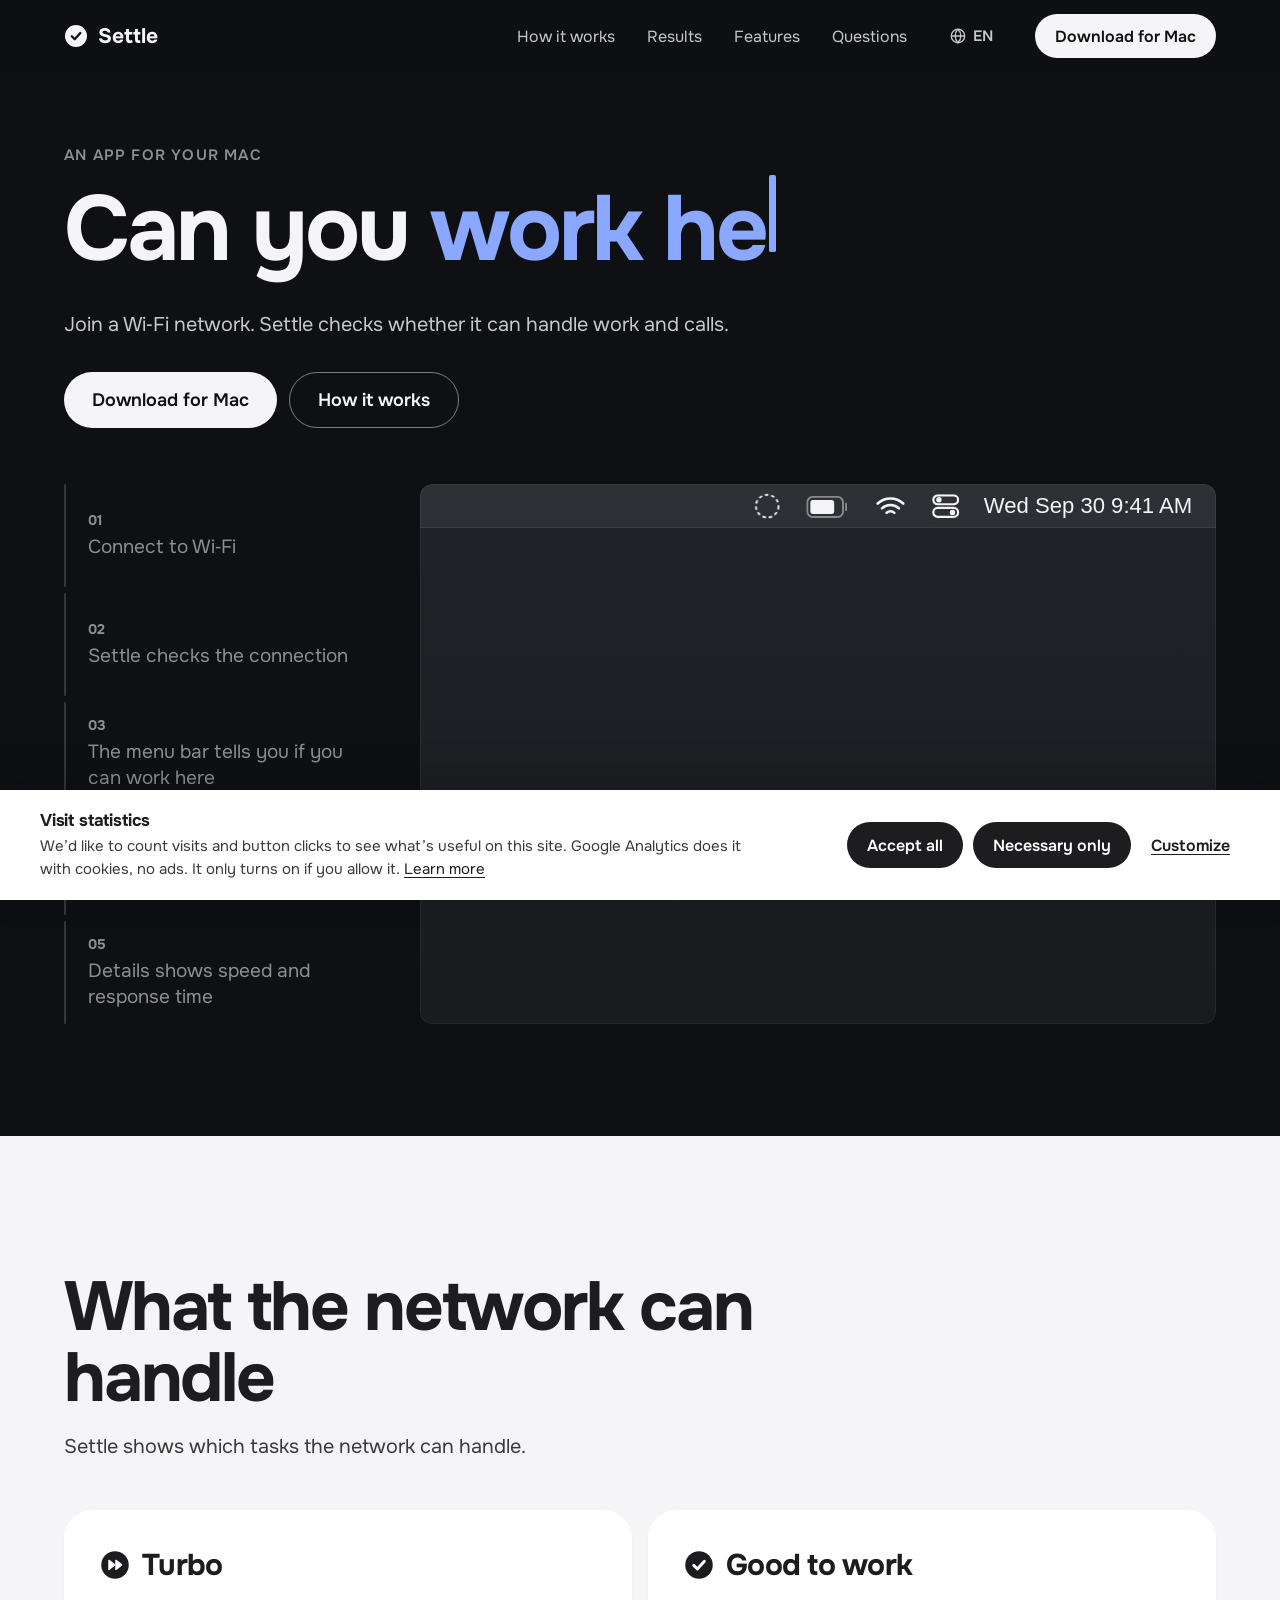
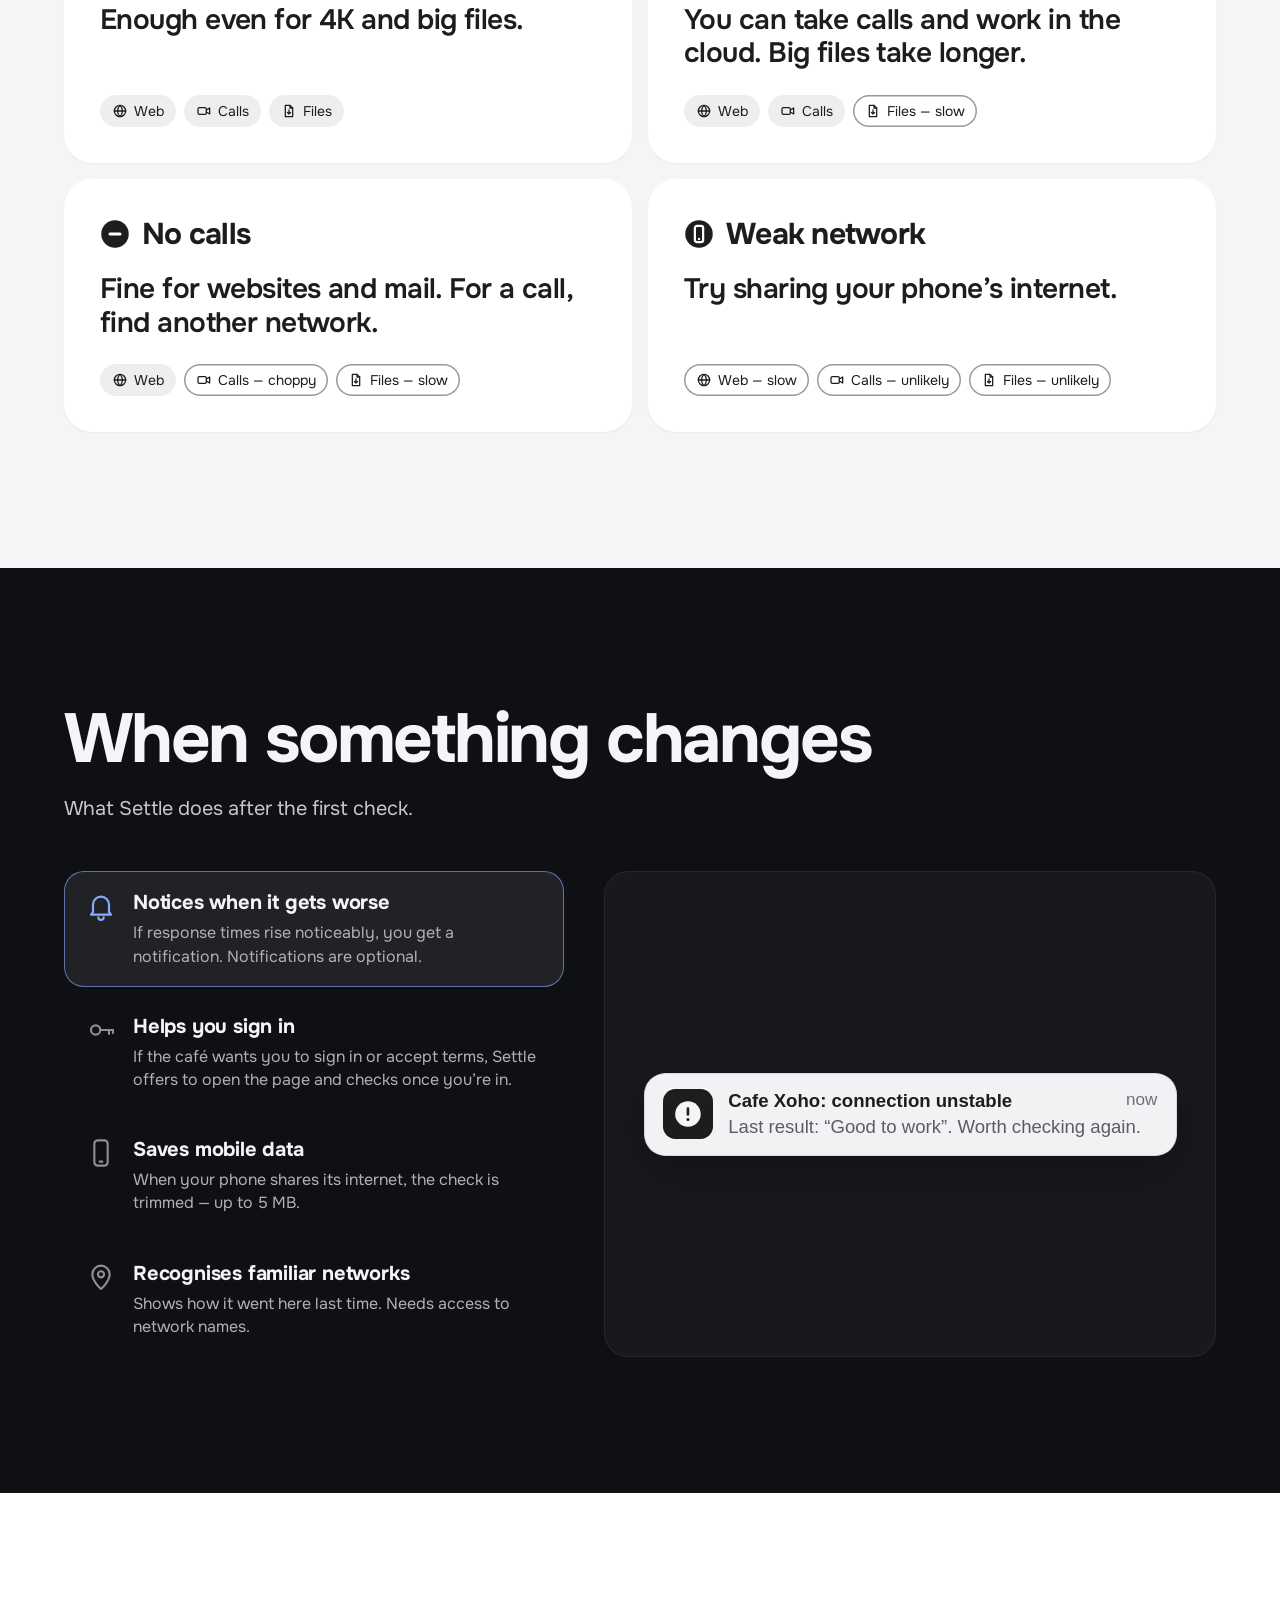
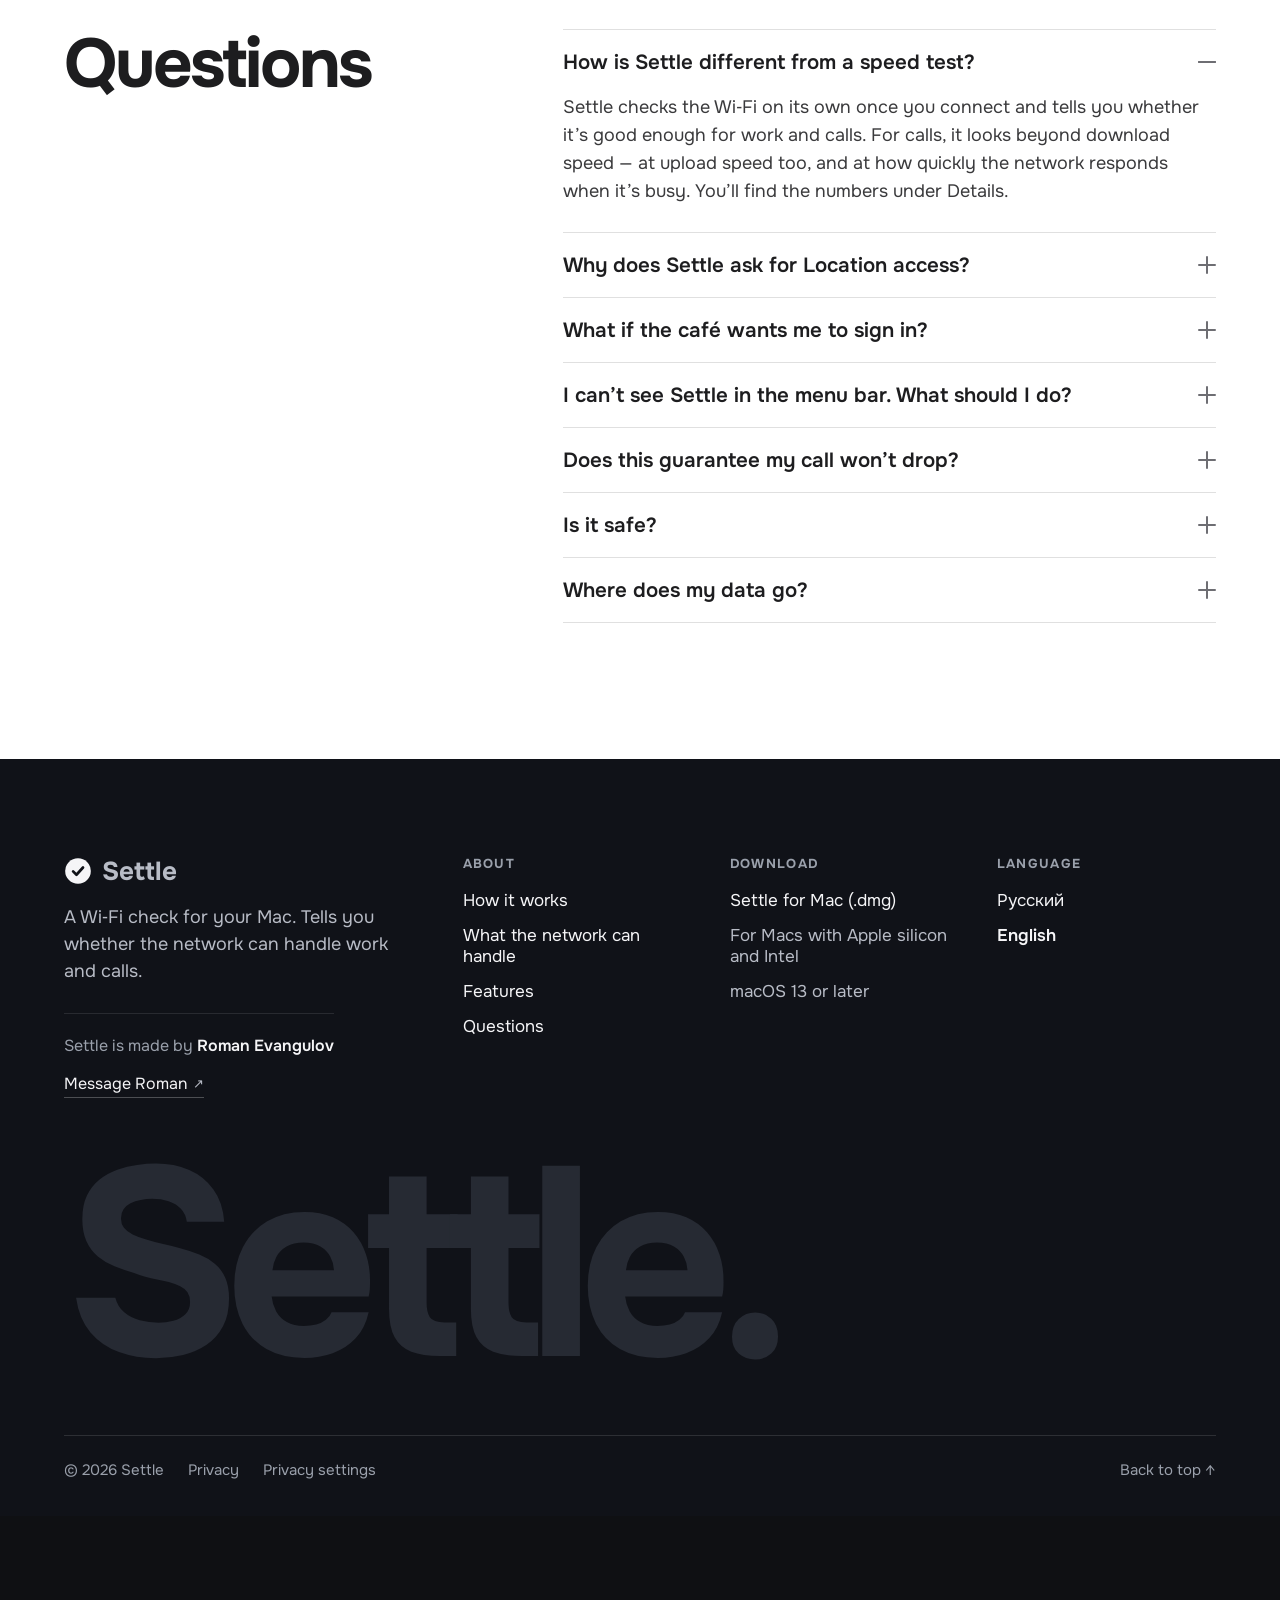
<file: index.html>
<!doctype html>
<html lang="en">
<head>
<meta charset="utf-8">
<meta name="viewport" content="width=device-width, initial-scale=1">
<title>Settle — can you work here?</title>
<meta name="description" content="Settle is a menu bar app for Mac. Join the Wi‑Fi at a café or coworking space and see right away whether it can handle work and video calls.">
<meta name="theme-color" content="#0f1013">
<link rel="alternate" hreflang="en" href="https://settlewifi.com/">
<link rel="alternate" hreflang="ru" href="https://settlewifi.com/ru/">
<link rel="alternate" hreflang="x-default" href="https://settlewifi.com/">
<link rel="icon" href="/favicon.png">
<link rel="apple-touch-icon" href="/icon.png">
<link rel="canonical" href="https://settlewifi.com/">
<meta property="og:type" content="website">
<meta property="og:site_name" content="Settle">
<meta property="og:title" content="Settle — can you work here?">
<meta property="og:description" content="Settle is a menu bar app for Mac. Join the Wi‑Fi at a café or coworking space and see right away whether it can handle work and video calls.">
<meta property="og:url" content="https://settlewifi.com/">
<meta property="og:locale" content="en_US">
<meta property="og:image" content="https://settlewifi.com/assets/og-en.png">
<meta property="og:image:width" content="1200">
<meta property="og:image:height" content="630">
<meta property="og:image:alt" content="Settle — can you work here?">
<meta name="twitter:card" content="summary_large_image">
<meta name="twitter:title" content="Settle — can you work here?">
<meta name="twitter:description" content="Settle is a menu bar app for Mac. Join the Wi‑Fi at a café or coworking space and see right away whether it can handle work and video calls.">
<meta name="twitter:image" content="https://settlewifi.com/assets/og-en.png">
<script>
try {
  var pick = localStorage.getItem('settle.lang');
  var first = (navigator.languages && navigator.languages[0]) || navigator.language || '';
  var ru = /^ru\b/i.test(first);   // only the browser's main language, not any language in the list
  if ((pick === 'ru') || (!pick && ru)) location.replace('/ru/');
} catch (e) {}
</script>
<script>document.documentElement.classList.add('js')</script>
<link rel="stylesheet" href="/assets/settle.css?v=bcdb3af1">
</head>
<body id="top">

<script type="application/json" id="settle-analytics">{"provider": "ga4", "id": "G-L03GHL6DVM", "src": "https://www.googletagmanager.com/gtag/js?id=G-L03GHL6DVM", "attrs": {}, "storage": ["ga"], "consent": true, "paypal": ""}</script>
<div class="consent" id="cc" role="region" aria-labelledby="cc-t" hidden>
  <p class="cc-t" id="cc-t">Visit statistics</p>
  <p class="cc-p">We’d like to count visits and button clicks to see what’s useful on this site. Google Analytics does it with cookies, no ads. It only turns on if you allow it. <a href="/privacy/#analytics">Learn more</a></p>
  <div class="cc-acts"><button type="button" class="cb eq" data-cc="all">Accept all</button><button type="button" class="cb eq" data-cc="necessary">Necessary only</button><button type="button" class="cb tx" data-cc-open>Customize</button></div>
</div>
<dialog class="ccd" id="ccd" aria-labelledby="ccd-t">
  <form method="dialog" class="ccd-in">
    <div class="ccd-head"><h2 id="ccd-t">Privacy settings</h2><button type="submit" value="close" class="ccd-x" aria-label="Close">×</button></div>
    <p class="ccd-p">Choose what this site may use. You can change it any time — “Privacy settings” at the bottom of the page.</p>
    <div class="cat"><h3 id="cat-n">Necessary</h3><span class="always">Always on</span><p>Remember your language and this statistics choice. Stored only in your browser and never sent anywhere.</p></div>
    <div class="cat"><h3><label for="cc-an">Analytics</label></h3>
      <span class="sw"><input type="checkbox" id="cc-an" role="switch" aria-describedby="cc-an-d"><i aria-hidden="true"></i></span>
      <p id="cc-an-d">Counts page visits and clicks on “Download for Mac”, “Support the project” and the LinkedIn link. Handled by Google Analytics. Stays off until you allow it.</p></div>
    <div class="ccd-acts"><button type="button" class="cb eq" data-cc="save">Save choice</button><button type="button" class="cb ln" data-cc="necessary">Necessary only</button><button type="button" class="cb ln" data-cc="all">Accept all</button></div>
  </form>
</dialog>
<p class="cc-toast" id="cc-toast" role="status" aria-live="polite" hidden>Choice saved</p>
<header class="top dark">
  <div class="wrap top-in">
    <a class="brand" href="#top"><svg class="logo" viewBox="0 0 24 24" aria-hidden="true"><mask id="m2" maskUnits="userSpaceOnUse" x="0" y="0" width="24" height="24"><rect width="24" height="24" fill="#fff"/><path d="M7.8 12.3l2.9 2.9 5.6-6.2" fill="none" stroke="#000" stroke-width="2.3" stroke-linecap="round" stroke-linejoin="round"/></mask><circle cx="12" cy="12" r="11" fill="currentColor" mask="url(#m2)"/></svg><span>Settle</span></a>
    <nav aria-label="Sections" class="nav"><a class="navl" href="#how">How it works</a><a class="navl" href="#results">Results</a><a class="navl" href="#features">Features</a><a class="navl" href="#faq">Questions</a><div class="lang"><button type="button" class="lang-b" aria-haspopup="true" aria-expanded="false" aria-controls="langm" aria-label="Language: English"><svg viewBox="0 0 24 24" fill="none" stroke="currentColor" stroke-width="1.7" aria-hidden="true"><circle cx="12" cy="12" r="9"/><path d="M3 12h18M12 3c2.6 2.6 3.8 5.6 3.8 9s-1.2 6.4-3.8 9c-2.6-2.6-3.8-5.6-3.8-9S9.4 5.6 12 3"/></svg><span>EN</span></button><div id="langm" class="lang-m" hidden><a href="/" lang="en" data-lang="en" aria-current="true">English<span aria-hidden="true">✓</span></a><a href="/ru/" lang="ru" data-lang="ru">Русский<span aria-hidden="true"></span></a></div></div><a class="btn btn-light btn-s" href="/download/Settle.dmg">Download for Mac</a></nav><button type="button" class="burger" aria-expanded="false" aria-controls="mnav" aria-label="Open menu" data-open="Open menu" data-close="Close menu"><i></i><i></i><i></i></button>
  </div>
  <nav id="mnav" class="mnav" aria-label="Menu" hidden><div class="wrap"><a href="#how">How it works<span>›</span></a><a href="#results">What the network can handle<span>›</span></a><a href="#features">Features<span>›</span></a><a href="#faq">Questions<span>›</span></a><div class="mlang"><span>Language</span><div class="seg"><a href="/" lang="en" data-lang="en" aria-current="true">English</a><a href="/ru/" lang="ru" data-lang="ru">Русский</a></div></div><a class="btn btn-light" href="/download/Settle.dmg">Download for Mac</a></div></nav>
</header>
<main>
<section class="hero dark">
  <div class="wrap">
    <div class="hero-grid">
      <div class="hero-title reveal">
        <p class="eyebrow">An app for your Mac</p>
        <h1 class="h1">Can you <span class="accent">work here?</span></h1>
      </div>
      <div class="hero-side reveal">
        <p class="lead">Join a Wi‑Fi network. Settle checks whether it can handle work and calls.</p>
        <div class="btns">
          <a class="btn btn-light" href="/download/Settle.dmg">Download for Mac</a>
          <a class="btn btn-ghost" href="#how">How it works</a>
        </div>
      </div>
    </div>
    <div class="howrow">
    <ol class="steps reveal"><li><button type="button" class="step" data-step="0"><span class="step-bar"><i></i></span><span class="step-n">01</span><span class="step-t">Connect to Wi‑Fi</span></button></li><li><button type="button" class="step" data-step="1"><span class="step-bar"><i></i></span><span class="step-n">02</span><span class="step-t">Settle checks the connection</span></button></li><li><button type="button" class="step" data-step="2"><span class="step-bar"><i></i></span><span class="step-n">03</span><span class="step-t">The menu bar tells you if you can work here</span></button></li><li><button type="button" class="step" data-step="3"><span class="step-bar"><i></i></span><span class="step-n">04</span><span class="step-t">Click the icon for an explanation</span></button></li><li><button type="button" class="step" data-step="4"><span class="step-bar"><i></i></span><span class="step-n">05</span><span class="step-t">Details shows speed and response time</span></button></li></ol><p class="stepcap" aria-hidden="true"><b></b> <span></span></p>
    <div class="stagecol">
    <div id="how" class="stage reveal" data-hero>
      <div class="sbar" aria-hidden="true"></div>
      <div class="demo" role="img" aria-label="Mac menu bar: Settle checks a new network, shows advice and opens the details">
        <div class="demo-in" data-phase="4">
          <button type="button" class="mb-settle" data-icon aria-label="Settle icon in the menu bar" aria-expanded="true">
            <span class="ic ic-dash"><svg viewBox="0 0 24 24" fill="none" aria-hidden="true"><circle cx="12" cy="12" r="10" stroke="currentColor" stroke-width="1.6" stroke-dasharray="3 2.6"/></svg></span><span class="ic ic-spin"><svg class="spin" viewBox="0 0 24 24" fill="none" aria-hidden="true"><circle cx="12" cy="12" r="9" stroke="currentColor" stroke-opacity="0.25" stroke-width="2.6"/><path d="M12 3a9 9 0 0 1 8.86 10.56" stroke="currentColor" stroke-width="2.6" stroke-linecap="round"/></svg></span><span class="ic ic-ok"><svg class="g" viewBox="0 0 24 24" aria-hidden="true"><mask id="m3" maskUnits="userSpaceOnUse" x="0" y="0" width="24" height="24"><rect width="24" height="24" fill="#fff"/><path d="M7.8 12.3l2.9 2.9 5.6-6.2" fill="none" stroke="#000" stroke-width="2.3" stroke-linecap="round" stroke-linejoin="round"/></mask><circle cx="12" cy="12" r="11" fill="currentColor" mask="url(#m3)"/></svg></span>
          </button>
          <span class="mb-bat"><svg class="bat" viewBox="0 0 25 13" fill="none" stroke="currentColor" stroke-width="1.1" aria-hidden="true"><rect x="0.6" y="0.6" width="21" height="11.8" rx="3.2" stroke-opacity="0.45"/><rect x="2.4" y="2.4" width="14" height="8.2" rx="1.6" fill="currentColor" stroke="none"/><path d="M23.4 4.6v3.8" stroke-linecap="round" stroke-opacity="0.45"/></svg></span><span class="mb-wifi"><svg class="wifi" viewBox="0 0 17 13" fill="none" stroke="currentColor" stroke-width="1.5" stroke-linecap="round" aria-hidden="true"><path d="M1 4.5a11 11 0 0 1 15 0"/><path d="M3.5 7.3a7.3 7.3 0 0 1 10 0"/><path d="M6.2 10a3.4 3.4 0 0 1 4.6 0"/></svg></span><span class="mb-cc"><svg class="cc" viewBox="0 0 16 14" fill="none" stroke="currentColor" stroke-width="1.3" aria-hidden="true"><rect x="0.7" y="0.7" width="14.6" height="5.2" rx="2.6"/><rect x="0.7" y="8.1" width="14.6" height="5.2" rx="2.6"/><circle cx="4" cy="3.3" r="1.6" fill="currentColor" stroke="none"/><circle cx="12" cy="10.7" r="1.6" fill="currentColor" stroke="none"/></svg></span>
          <span class="mb-clock">Wed Sep 30 9:41 AM</span>
          <div class="notif" aria-hidden="true">
            <span class="notif-app"><svg class="g" viewBox="0 0 24 24" aria-hidden="true"><mask id="m4" maskUnits="userSpaceOnUse" x="0" y="0" width="24" height="24"><rect width="24" height="24" fill="#fff"/><path d="M7.8 12.3l2.9 2.9 5.6-6.2" fill="none" stroke="#000" stroke-width="2.3" stroke-linecap="round" stroke-linejoin="round"/></mask><circle cx="12" cy="12" r="11" fill="currentColor" mask="url(#m4)"/></svg></span>
            <span class="notif-body"><span class="notif-top"><b>Cafe Xoho: good to work</b><span>now</span></span><span>Enough for everyday work. Big files will take a while.</span></span>
          </div>
          <div class="pop hero-pop">
            <div class="pop-head"><div class="pop-id"><div class="pop-net"><svg class="wifi" viewBox="0 0 17 13" fill="none" stroke="currentColor" stroke-width="1.5" stroke-linecap="round" aria-hidden="true"><path d="M1 4.5a11 11 0 0 1 15 0"/><path d="M3.5 7.3a7.3 7.3 0 0 1 10 0"/><path d="M6.2 10a3.4 3.4 0 0 1 4.6 0"/></svg><span>Cafe Xoho</span></div>
            <div class="pop-meta"><span title="Checked today at 9:41 AM">Checked just now</span></div></div></div>
            <div class="pop-title"><svg class="g" viewBox="0 0 24 24" aria-hidden="true"><mask id="m5" maskUnits="userSpaceOnUse" x="0" y="0" width="24" height="24"><rect width="24" height="24" fill="#fff"/><path d="M7.8 12.3l2.9 2.9 5.6-6.2" fill="none" stroke="#000" stroke-width="2.3" stroke-linecap="round" stroke-linejoin="round"/></mask><circle cx="12" cy="12" r="11" fill="currentColor" mask="url(#m5)"/></svg><span>Good to work</span></div>
            <p class="pop-desc">Enough for everyday work. Big files will take a while.</p>
            <div class="chips"><span class="chip "><svg class="ci" viewBox="0 0 24 24" fill="none" stroke="currentColor" stroke-width="1.9" stroke-linecap="round" stroke-linejoin="round" aria-hidden="true"><circle cx="12" cy="12" r="8.5"/><path d="M3.5 12h17"/><path d="M12 3.5c2.5 2.4 3.7 5.3 3.7 8.5s-1.2 6.1-3.7 8.5c-2.5-2.4-3.7-5.3-3.7-8.5s1.2-6.1 3.7-8.5z"/></svg><span>Web</span></span><span class="chip "><svg class="ci" viewBox="0 0 24 24" fill="none" stroke="currentColor" stroke-width="1.9" stroke-linecap="round" stroke-linejoin="round" aria-hidden="true"><rect x="3" y="7" width="12.5" height="10" rx="2"/><path d="M15.5 10.5l5-3v9l-5-3"/></svg><span>Calls</span></span><span class="chip lim"><svg class="ci" viewBox="0 0 24 24" fill="none" stroke="currentColor" stroke-width="1.9" stroke-linecap="round" stroke-linejoin="round" aria-hidden="true"><path d="M6.5 3.5h7l4 4v13h-11z"/><path d="M13.5 3.5v4h4"/><path d="M12 10.5v6M9.5 14l2.5 2.5 2.5-2.5"/></svg><span>Big files load slowly</span></span></div>
            <div class="collapse hero-det"><div><dl class="metrics"><div><dt>Download</dt><dd><b>48</b> Mbps</dd></div><div><dt>Upload</dt><dd><b>12</b> Mbps</dd></div><div><dt>Response, idle</dt><dd><b>22</b> ms</dd></div><div><dt>Response, network busy<small>Matters for calls</small></dt><dd><b>85</b> ms</dd></div></dl></div></div>
            <div class="pop-foot"><button type="button" class="linkbtn" data-hero-det aria-expanded="false" data-more="Details ›" data-less="Hide">Details ›</button><span class="pf-r"><button type="button" class="mbtn" data-recheck>Check again</button><svg class="gear" viewBox="0 0 24 24" fill="none" stroke="currentColor" stroke-width="1.7" stroke-linecap="round" stroke-linejoin="round" aria-hidden="true"><circle cx="12" cy="12" r="3"/><path d="M19.4 15a1.65 1.65 0 0 0 .33 1.82l.06.06a2 2 0 1 1-2.83 2.83l-.06-.06a1.65 1.65 0 0 0-1.82-.33 1.65 1.65 0 0 0-1 1.51V21a2 2 0 1 1-4 0v-.09A1.65 1.65 0 0 0 9 19.4a1.65 1.65 0 0 0-1.82.33l-.06.06a2 2 0 1 1-2.83-2.83l.06-.06A1.65 1.65 0 0 0 4.68 15a1.65 1.65 0 0 0-1.51-1H3a2 2 0 1 1 0-4h.09A1.65 1.65 0 0 0 4.6 9a1.65 1.65 0 0 0-.33-1.82l-.06-.06a2 2 0 1 1 2.83-2.83l.06.06A1.65 1.65 0 0 0 9 4.68a1.65 1.65 0 0 0 1-1.51V3a2 2 0 1 1 4 0v.09a1.65 1.65 0 0 0 1 1.51 1.65 1.65 0 0 0 1.82-.33l.06-.06a2 2 0 1 1 2.83 2.83l-.06.06A1.65 1.65 0 0 0 19.4 9a1.65 1.65 0 0 0 1.51 1H21a2 2 0 1 1 0 4h-.09a1.65 1.65 0 0 0-1.51 1z"/></svg></span></div>
          </div>
          <svg class="cursor" viewBox="0 0 22 26" aria-hidden="true"><path d="M2 2L2 20L6.6 15.8L9.8 23L13 21.6L9.9 14.6L16 14.6Z" fill="#000" stroke="#fff" stroke-width="1.4" stroke-linejoin="round"/></svg>
        </div>
      </div>
    </div>
    <button type="button" class="pausebtn" data-pause data-pause-label="Pause" data-play-label="Play">Pause</button>
    </div>
    </div>
  </div>
</section>
<section id="results" class="light sec">
  <div class="wrap">
    <div class="sec-head reveal">
      <h2 class="h2">What the network can handle</h2>
      <p class="lead">Settle shows which tasks the network can handle.</p>
    </div>
    <div class="tiles reveal"><article class="tile" tabindex="0" data-i="0">
        <h3 class="tname"><svg class="g ti-fwd" viewBox="0 0 24 24" aria-hidden="true"><mask id="m6" maskUnits="userSpaceOnUse" x="0" y="0" width="24" height="24"><rect width="24" height="24" fill="#fff"/><path d="M6.6 8.4v7.2c0 .5.5.8.9.5l4.6-3.6c.3-.3.3-.7 0-1l-4.6-3.6c-.4-.3-.9 0-.9.5z" fill="#000"/><path d="M12.2 8.4v7.2c0 .5.5.8.9.5l4.6-3.6c.3-.3.3-.7 0-1l-4.6-3.6c-.4-.3-.9 0-.9.5z" fill="#000"/></mask><circle cx="12" cy="12" r="11" fill="currentColor" mask="url(#m6)"/></svg><span>Turbo</span></h3>
        <p class="say">Enough even for 4K and big files.</p>
        <div class="tchips"><span class="tchip ok"><svg class="ci" viewBox="0 0 24 24" fill="none" stroke="currentColor" stroke-width="1.9" stroke-linecap="round" stroke-linejoin="round" aria-hidden="true"><circle cx="12" cy="12" r="8.5"/><path d="M3.5 12h17"/><path d="M12 3.5c2.5 2.4 3.7 5.3 3.7 8.5s-1.2 6.1-3.7 8.5c-2.5-2.4-3.7-5.3-3.7-8.5s1.2-6.1 3.7-8.5z"/></svg><span>Web</span></span><span class="tchip ok"><svg class="ci" viewBox="0 0 24 24" fill="none" stroke="currentColor" stroke-width="1.9" stroke-linecap="round" stroke-linejoin="round" aria-hidden="true"><rect x="3" y="7" width="12.5" height="10" rx="2"/><path d="M15.5 10.5l5-3v9l-5-3"/></svg><span>Calls</span></span><span class="tchip ok"><svg class="ci" viewBox="0 0 24 24" fill="none" stroke="currentColor" stroke-width="1.9" stroke-linecap="round" stroke-linejoin="round" aria-hidden="true"><path d="M6.5 3.5h7l4 4v13h-11z"/><path d="M13.5 3.5v4h4"/><path d="M12 10.5v6M9.5 14l2.5 2.5 2.5-2.5"/></svg><span>Files</span></span></div>
      </article><article class="tile" tabindex="0" data-i="1">
        <h3 class="tname"><svg class="g ti-ok" viewBox="0 0 24 24" aria-hidden="true"><mask id="m7" maskUnits="userSpaceOnUse" x="0" y="0" width="24" height="24"><rect width="24" height="24" fill="#fff"/><path d="M7.8 12.3l2.9 2.9 5.6-6.2" fill="none" stroke="#000" stroke-width="2.3" stroke-linecap="round" stroke-linejoin="round"/></mask><circle cx="12" cy="12" r="11" fill="currentColor" mask="url(#m7)"/></svg><span>Good to work</span></h3>
        <p class="say">You can take calls and work in the cloud. Big files take longer.</p>
        <div class="tchips"><span class="tchip ok"><svg class="ci" viewBox="0 0 24 24" fill="none" stroke="currentColor" stroke-width="1.9" stroke-linecap="round" stroke-linejoin="round" aria-hidden="true"><circle cx="12" cy="12" r="8.5"/><path d="M3.5 12h17"/><path d="M12 3.5c2.5 2.4 3.7 5.3 3.7 8.5s-1.2 6.1-3.7 8.5c-2.5-2.4-3.7-5.3-3.7-8.5s1.2-6.1 3.7-8.5z"/></svg><span>Web</span></span><span class="tchip ok"><svg class="ci" viewBox="0 0 24 24" fill="none" stroke="currentColor" stroke-width="1.9" stroke-linecap="round" stroke-linejoin="round" aria-hidden="true"><rect x="3" y="7" width="12.5" height="10" rx="2"/><path d="M15.5 10.5l5-3v9l-5-3"/></svg><span>Calls</span></span><span class="tchip lim"><svg class="ci" viewBox="0 0 24 24" fill="none" stroke="currentColor" stroke-width="1.9" stroke-linecap="round" stroke-linejoin="round" aria-hidden="true"><path d="M6.5 3.5h7l4 4v13h-11z"/><path d="M13.5 3.5v4h4"/><path d="M12 10.5v6M9.5 14l2.5 2.5 2.5-2.5"/></svg><span>Files — slow</span></span></div>
      </article><article class="tile" tabindex="0" data-i="2">
        <h3 class="tname"><svg class="g ti-min" viewBox="0 0 24 24" aria-hidden="true"><mask id="m8" maskUnits="userSpaceOnUse" x="0" y="0" width="24" height="24"><rect width="24" height="24" fill="#fff"/><rect x="6.8" y="10.8" width="10.4" height="2.4" rx="1.2" fill="#000"/></mask><circle cx="12" cy="12" r="11" fill="currentColor" mask="url(#m8)"/></svg><span>No calls</span></h3>
        <p class="say">Fine for websites and mail. For a call, find another network.</p>
        <div class="tchips"><span class="tchip ok"><svg class="ci" viewBox="0 0 24 24" fill="none" stroke="currentColor" stroke-width="1.9" stroke-linecap="round" stroke-linejoin="round" aria-hidden="true"><circle cx="12" cy="12" r="8.5"/><path d="M3.5 12h17"/><path d="M12 3.5c2.5 2.4 3.7 5.3 3.7 8.5s-1.2 6.1-3.7 8.5c-2.5-2.4-3.7-5.3-3.7-8.5s1.2-6.1 3.7-8.5z"/></svg><span>Web</span></span><span class="tchip lim"><svg class="ci" viewBox="0 0 24 24" fill="none" stroke="currentColor" stroke-width="1.9" stroke-linecap="round" stroke-linejoin="round" aria-hidden="true"><rect x="3" y="7" width="12.5" height="10" rx="2"/><path d="M15.5 10.5l5-3v9l-5-3"/></svg><span>Calls — choppy</span></span><span class="tchip lim"><svg class="ci" viewBox="0 0 24 24" fill="none" stroke="currentColor" stroke-width="1.9" stroke-linecap="round" stroke-linejoin="round" aria-hidden="true"><path d="M6.5 3.5h7l4 4v13h-11z"/><path d="M13.5 3.5v4h4"/><path d="M12 10.5v6M9.5 14l2.5 2.5 2.5-2.5"/></svg><span>Files — slow</span></span></div>
      </article><article class="tile" tabindex="0" data-i="3">
        <h3 class="tname"><svg class="g ti-phn" viewBox="0 0 24 24" aria-hidden="true"><mask id="m9" maskUnits="userSpaceOnUse" x="0" y="0" width="24" height="24"><rect width="24" height="24" fill="#fff"/><rect x="8.7" y="5.5" width="6.6" height="13" rx="1.7" fill="none" stroke="#000" stroke-width="1.8"/><circle cx="12" cy="15.9" r="0.95" fill="#000"/></mask><circle cx="12" cy="12" r="11" fill="currentColor" mask="url(#m9)"/></svg><span>Weak network</span></h3>
        <p class="say">Try sharing your phone’s internet.</p>
        <div class="tchips"><span class="tchip lim"><svg class="ci" viewBox="0 0 24 24" fill="none" stroke="currentColor" stroke-width="1.9" stroke-linecap="round" stroke-linejoin="round" aria-hidden="true"><circle cx="12" cy="12" r="8.5"/><path d="M3.5 12h17"/><path d="M12 3.5c2.5 2.4 3.7 5.3 3.7 8.5s-1.2 6.1-3.7 8.5c-2.5-2.4-3.7-5.3-3.7-8.5s1.2-6.1 3.7-8.5z"/></svg><span>Web — slow</span></span><span class="tchip lim"><svg class="ci" viewBox="0 0 24 24" fill="none" stroke="currentColor" stroke-width="1.9" stroke-linecap="round" stroke-linejoin="round" aria-hidden="true"><rect x="3" y="7" width="12.5" height="10" rx="2"/><path d="M15.5 10.5l5-3v9l-5-3"/></svg><span>Calls — unlikely</span></span><span class="tchip lim"><svg class="ci" viewBox="0 0 24 24" fill="none" stroke="currentColor" stroke-width="1.9" stroke-linecap="round" stroke-linejoin="round" aria-hidden="true"><path d="M6.5 3.5h7l4 4v13h-11z"/><path d="M13.5 3.5v4h4"/><path d="M12 10.5v6M9.5 14l2.5 2.5 2.5-2.5"/></svg><span>Files — unlikely</span></span></div>
      </article></div>
  </div>
</section>
<section id="features" class="dark sec">
  <div class="wrap">
    <div class="sec-head reveal">
      <h2 class="h2">When something changes</h2>
      <p class="lead">What Settle does after the first check.</p>
    </div>
    <div class="sits reveal">
      <div class="sit-list" role="tablist" aria-label="What Settle does after a check"><button type="button" role="tab" class="sit" id="sit-unstable" data-sit="unstable" aria-selected="true" aria-controls="sit-stage" tabindex="0">
        <svg class="fi" viewBox="0 0 24 24" fill="none" stroke="currentColor" stroke-width="1.6" stroke-linecap="round" stroke-linejoin="round" aria-hidden="true"><path d="M6 16.5V11a6 6 0 0 1 12 0v5.5l1.5 2h-15z"/><path d="M10 20.5a2 2 0 0 0 4 0"/></svg><span class="sit-text"><span class="sit-t">Notices when it gets worse</span><span class="sit-d">If response times rise noticeably, you get a notification. Notifications are optional.</span></span></button><button type="button" role="tab" class="sit" id="sit-portal" data-sit="portal" aria-selected="false" aria-controls="sit-stage" tabindex="-1">
        <svg class="fi" viewBox="0 0 24 24" fill="none" stroke="currentColor" stroke-width="1.6" stroke-linecap="round" stroke-linejoin="round" aria-hidden="true"><circle cx="8" cy="12" r="3.5"/><path d="M11.5 12H21"/><path d="M18 12v3"/><path d="M21 12v2.2"/></svg><span class="sit-text"><span class="sit-t">Helps you sign in</span><span class="sit-d">If the café wants you to sign in or accept terms, Settle offers to open the page and checks once you’re in.</span></span></button><button type="button" role="tab" class="sit" id="sit-phone" data-sit="phone" aria-selected="false" aria-controls="sit-stage" tabindex="-1">
        <svg class="fi" viewBox="0 0 24 24" fill="none" stroke="currentColor" stroke-width="1.6" stroke-linecap="round" stroke-linejoin="round" aria-hidden="true"><rect x="7" y="2.5" width="10" height="19" rx="2.5"/><path d="M11 18.5h2"/></svg><span class="sit-text"><span class="sit-t">Saves mobile data</span><span class="sit-d">When your phone shares its internet, the check is trimmed — up to 5&nbsp;MB.</span></span></button><button type="button" role="tab" class="sit" id="sit-known" data-sit="known" aria-selected="false" aria-controls="sit-stage" tabindex="-1">
        <svg class="fi" viewBox="0 0 24 24" fill="none" stroke="currentColor" stroke-width="1.6" stroke-linecap="round" stroke-linejoin="round" aria-hidden="true"><path d="M12 21s-6.5-5.6-6.5-11a6.5 6.5 0 0 1 13 0c0 5.4-6.5 11-6.5 11z"/><circle cx="12" cy="10" r="2.3"/></svg><span class="sit-text"><span class="sit-t">Recognises familiar networks</span><span class="sit-d">Shows how it went here last time. Needs access to network names.</span></span></button></div>
      <div id="sit-stage" class="sit-stage" role="tabpanel" aria-labelledby="sit-unstable"><div class="sit-view" data-view="unstable"><div class="notif on"><span class="notif-app"><svg class="g" viewBox="0 0 24 24" aria-hidden="true"><mask id="m10" maskUnits="userSpaceOnUse" x="0" y="0" width="24" height="24"><rect width="24" height="24" fill="#fff"/><rect x="10.85" y="6.3" width="2.3" height="7.3" rx="1.15" fill="#000"/><circle cx="12" cy="16.8" r="1.3" fill="#000"/></mask><circle cx="12" cy="12" r="11" fill="currentColor" mask="url(#m10)"/></svg></span><span class="notif-body"><span class="notif-top"><b>Cafe Xoho: connection unstable</b><span>now</span></span><span>Last result: “Good to work”. Worth checking again.</span></span></div></div><div class="sit-view" data-view="portal" hidden><div class="pop"><div class="pop-head"><div class="pop-id"><div class="pop-net"><svg class="wifi" viewBox="0 0 17 13" fill="none" stroke="currentColor" stroke-width="1.5" stroke-linecap="round" aria-hidden="true"><path d="M1 4.5a11 11 0 0 1 15 0"/><path d="M3.5 7.3a7.3 7.3 0 0 1 10 0"/><path d="M6.2 10a3.4 3.4 0 0 1 4.6 0"/></svg><span>Cafe Xoho</span></div></div></div><div class="pop-title"><svg class="g" viewBox="0 0 24 24" aria-hidden="true"><mask id="m11" maskUnits="userSpaceOnUse" x="0" y="0" width="24" height="24"><rect width="24" height="24" fill="#fff"/><g fill="none" stroke="#000" stroke-width="2" stroke-linecap="round" stroke-linejoin="round"><circle cx="8.8" cy="12" r="2.6"/><path d="M11.4 12H17.4"/><path d="M15.3 12v2.4"/><path d="M17.4 12v1.8"/></g></mask><circle cx="12" cy="12" r="11" fill="currentColor" mask="url(#m11)"/></svg><span>Sign-in needed</span></div><p class="pop-desc">This network wants you to sign in. The check starts once you’re in.</p><div class="pop-act"><span class="mbtn blue">Open sign-in page</span></div></div></div><div class="sit-view" data-view="phone" hidden><div class="pop"><div class="pop-head"><div class="pop-id"><div class="pop-net"><svg class="wifi" viewBox="0 0 24 24" fill="none" stroke="currentColor" stroke-width="2" stroke-linecap="round" aria-hidden="true"><path d="M8.5 15.5a5 5 0 0 1 0-7"/><path d="M15.5 8.5a5 5 0 0 1 0 7"/><path d="M5.6 18.4a9 9 0 0 1 0-12.8"/><path d="M18.4 5.6a9 9 0 0 1 0 12.8"/><circle cx="12" cy="12" r="1.6" fill="currentColor"/></svg><span>iPhone</span></div><div class="pop-meta"><span>Mobile data · checked just now</span></div></div></div><div class="pop-title"><svg class="g" viewBox="0 0 24 24" aria-hidden="true"><mask id="m12" maskUnits="userSpaceOnUse" x="0" y="0" width="24" height="24"><rect width="24" height="24" fill="#fff"/><path d="M7.8 12.3l2.9 2.9 5.6-6.2" fill="none" stroke="#000" stroke-width="2.3" stroke-linecap="round" stroke-linejoin="round"/></mask><circle cx="12" cy="12" r="11" fill="currentColor" mask="url(#m12)"/></svg><span>Good to work</span></div><p class="pop-desc">Enough for everyday work. Big files will take a while.</p><div class="chips"><span class="chip "><svg class="ci" viewBox="0 0 24 24" fill="none" stroke="currentColor" stroke-width="1.9" stroke-linecap="round" stroke-linejoin="round" aria-hidden="true"><circle cx="12" cy="12" r="8.5"/><path d="M3.5 12h17"/><path d="M12 3.5c2.5 2.4 3.7 5.3 3.7 8.5s-1.2 6.1-3.7 8.5c-2.5-2.4-3.7-5.3-3.7-8.5s1.2-6.1 3.7-8.5z"/></svg><span>Web</span></span><span class="chip "><svg class="ci" viewBox="0 0 24 24" fill="none" stroke="currentColor" stroke-width="1.9" stroke-linecap="round" stroke-linejoin="round" aria-hidden="true"><rect x="3" y="7" width="12.5" height="10" rx="2"/><path d="M15.5 10.5l5-3v9l-5-3"/></svg><span>Calls</span></span><span class="chip lim"><svg class="ci" viewBox="0 0 24 24" fill="none" stroke="currentColor" stroke-width="1.9" stroke-linecap="round" stroke-linejoin="round" aria-hidden="true"><path d="M6.5 3.5h7l4 4v13h-11z"/><path d="M13.5 3.5v4h4"/><path d="M12 10.5v6M9.5 14l2.5 2.5 2.5-2.5"/></svg><span>Big files load slowly</span></span></div><div class="pop-foot"><span>Details ›</span><span class="pf-r"><span class="mbtn">Check again</span><svg class="gear" viewBox="0 0 24 24" fill="none" stroke="currentColor" stroke-width="1.7" stroke-linecap="round" stroke-linejoin="round" aria-hidden="true"><circle cx="12" cy="12" r="3"/><path d="M19.4 15a1.65 1.65 0 0 0 .33 1.82l.06.06a2 2 0 1 1-2.83 2.83l-.06-.06a1.65 1.65 0 0 0-1.82-.33 1.65 1.65 0 0 0-1 1.51V21a2 2 0 1 1-4 0v-.09A1.65 1.65 0 0 0 9 19.4a1.65 1.65 0 0 0-1.82.33l-.06.06a2 2 0 1 1-2.83-2.83l.06-.06A1.65 1.65 0 0 0 4.68 15a1.65 1.65 0 0 0-1.51-1H3a2 2 0 1 1 0-4h.09A1.65 1.65 0 0 0 4.6 9a1.65 1.65 0 0 0-.33-1.82l-.06-.06a2 2 0 1 1 2.83-2.83l.06.06A1.65 1.65 0 0 0 9 4.68a1.65 1.65 0 0 0 1-1.51V3a2 2 0 1 1 4 0v.09a1.65 1.65 0 0 0 1 1.51 1.65 1.65 0 0 0 1.82-.33l.06-.06a2 2 0 1 1 2.83 2.83l-.06.06A1.65 1.65 0 0 0 19.4 9a1.65 1.65 0 0 0 1.51 1H21a2 2 0 1 1 0 4h-.09a1.65 1.65 0 0 0-1.51 1z"/></svg></span></div></div></div><div class="sit-view" data-view="known" hidden><div class="pop"><div class="pop-head"><div class="pop-id"><div class="pop-net"><svg class="wifi" viewBox="0 0 17 13" fill="none" stroke="currentColor" stroke-width="1.5" stroke-linecap="round" aria-hidden="true"><path d="M1 4.5a11 11 0 0 1 15 0"/><path d="M3.5 7.3a7.3 7.3 0 0 1 10 0"/><path d="M6.2 10a3.4 3.4 0 0 1 4.6 0"/></svg><span>Cafe Xoho</span></div><div class="pop-meta"><span>Checking…</span></div></div></div><div class="pop-title plain"><span>Checking the network</span></div><p class="pop-desc">Last time you could work here.</p><ul class="psteps"><li class="done"><svg class="g" viewBox="0 0 24 24" aria-hidden="true"><mask id="m13" maskUnits="userSpaceOnUse" x="0" y="0" width="24" height="24"><rect width="24" height="24" fill="#fff"/><path d="M7.8 12.3l2.9 2.9 5.6-6.2" fill="none" stroke="#000" stroke-width="2.3" stroke-linecap="round" stroke-linejoin="round"/></mask><circle cx="12" cy="12" r="11" fill="currentColor" mask="url(#m13)"/></svg><span>Internet’s here</span></li><li class="done"><svg class="g" viewBox="0 0 24 24" aria-hidden="true"><mask id="m14" maskUnits="userSpaceOnUse" x="0" y="0" width="24" height="24"><rect width="24" height="24" fill="#fff"/><path d="M7.8 12.3l2.9 2.9 5.6-6.2" fill="none" stroke="#000" stroke-width="2.3" stroke-linecap="round" stroke-linejoin="round"/></mask><circle cx="12" cy="12" r="11" fill="currentColor" mask="url(#m14)"/></svg><span>Response — 32 ms</span></li><li class="active"><svg class="spin" viewBox="0 0 24 24" fill="none" aria-hidden="true"><circle cx="12" cy="12" r="9" stroke="currentColor" stroke-opacity="0.25" stroke-width="2.6"/><path d="M12 3a9 9 0 0 1 8.86 10.56" stroke="currentColor" stroke-width="2.6" stroke-linecap="round"/></svg><span>Downloading a test file · 41 Mbps</span></li><li class="wait"><i></i><span>Upload</span></li></ul><div class="pop-act"><span class="mbtn">Stop</span></div></div></div></div>
    </div>
  </div>
</section>
<section id="faq" class="white sec">
  <div class="wrap faq">
    <h2 class="h2 reveal">Questions</h2>
    <div class="qas reveal"><div class="qa open">
      <h3><button type="button" class="q" aria-expanded="true" aria-controls="a0" id="q0"><span>How is Settle different from a speed test?</span><i aria-hidden="true"></i></button></h3>
      <div class="collapse" id="a0" role="region" aria-labelledby="q0"><div><p>Settle checks the Wi‑Fi on its own once you connect and tells you whether it’s good enough for work and calls. For calls, it looks beyond download speed — at upload speed too, and at how quickly the network responds when it’s busy. You’ll find the numbers under Details.</p></div></div>
    </div><div class="qa">
      <h3><button type="button" class="q" aria-expanded="false" aria-controls="a1" id="q1"><span>Why does Settle ask for Location access?</span><i aria-hidden="true"></i></button></h3>
      <div class="collapse" id="a1" role="region" aria-labelledby="q1"><div><p>macOS only shares Wi‑Fi network names together with Location access. Settle uses the names to recognise familiar networks. It doesn’t use your location, and the check works without this access too.</p></div></div>
    </div><div class="qa">
      <h3><button type="button" class="q" aria-expanded="false" aria-controls="a2" id="q2"><span>What if the café wants me to sign in?</span><i aria-hidden="true"></i></button></h3>
      <div class="collapse" id="a2" role="region" aria-labelledby="q2"><div><p>Settle notices the sign-in page and offers to open it. The check starts once you’re in.</p></div></div>
    </div><div class="qa">
      <h3><button type="button" class="q" aria-expanded="false" aria-controls="a3" id="q3"><span>I can’t see Settle in the menu bar. What should I do?</span><i aria-hidden="true"></i></button></h3>
      <div class="collapse" id="a3" role="region" aria-labelledby="q3"><div><p>If the icon is there but gets lost among others, move it: hold ⌘ (Command) and drag the Settle icon closer to the clock. If you can’t see it at all, it most likely ran out of room. Choose Apple menu → System Settings → Menu Bar and turn off the icons you don’t need. Under Allow in the Menu Bar, make sure Settle is on. On macOS 15 and earlier, Apple’s icons are turned off under Control Center.</p></div></div>
    </div><div class="qa">
      <h3><button type="button" class="q" aria-expanded="false" aria-controls="a4" id="q4"><span>Does this guarantee my call won’t drop?</span><i aria-hidden="true"></i></button></h3>
      <div class="collapse" id="a4" role="region" aria-labelledby="q4"><div><p>No. Settle rates the network at the moment of the check. If response times rise noticeably later, you get a notification — when notifications are on.</p></div></div>
    </div><div class="qa">
      <h3><button type="button" class="q" aria-expanded="false" aria-controls="a5" id="q5"><span>Is it safe?</span><i aria-hidden="true"></i></button></h3>
      <div class="collapse" id="a5" role="region" aria-labelledby="q5"><div><p>Yes. Settle is signed by its developer and checked by Apple for malicious software, so macOS opens it without warnings. To remove it, drag it to the Trash like any other app.</p></div></div>
    </div><div class="qa">
      <h3><button type="button" class="q" aria-expanded="false" aria-controls="a6" id="q6"><span>Where does my data go?</span><i aria-hidden="true"></i></button></h3>
      <div class="collapse" id="a6" role="region" aria-labelledby="q6"><div><p>To measure, Settle contacts test servers run by Cloudflare, Selectel and Apple. Your check history stays on your Mac. No account, no product analytics.</p></div></div>
    </div></div>
  </div>
</section></main>

<footer class="foot">
  <div class="wrap">
    <div class="foot-top">
      <div class="foot-intro">
        <a class="brand" href="#top"><svg class="logo" viewBox="0 0 24 24" aria-hidden="true"><mask id="m15" maskUnits="userSpaceOnUse" x="0" y="0" width="24" height="24"><rect width="24" height="24" fill="#fff"/><path d="M7.8 12.3l2.9 2.9 5.6-6.2" fill="none" stroke="#000" stroke-width="2.3" stroke-linecap="round" stroke-linejoin="round"/></mask><circle cx="12" cy="12" r="11" fill="currentColor" mask="url(#m15)"/></svg><span>Settle</span></a>
        <p>A Wi‑Fi check for your Mac. Tells you whether the network can handle work and calls.</p>
        <div class="author"><p>Settle is made by <b>Roman&nbsp;Evangulov</b></p><div class="author-links"><a href="https://www.linkedin.com/in/evangulov" target="_blank" rel="noopener">Message Roman<span aria-hidden="true">↗</span></a></div></div>
      </div>
      <nav aria-label="About"><h3>About</h3><a href="#how">How it works</a><a href="#results">What the network can handle</a><a href="#features">Features</a><a href="#faq">Questions</a></nav>
      <div><h3>Download</h3><a href="/download/Settle.dmg">Settle for Mac (.dmg)</a><span>For Macs with Apple silicon and Intel</span><span>macOS 13 or later</span></div>
      <nav aria-label="Language"><h3>Language</h3>
        <a href="/ru/" lang="ru" data-lang="ru">Русский</a><a href="/" lang="en" aria-current="page" data-lang="en">English</a></nav>
    </div>
    <div class="foot-word" aria-hidden="true" data-fw><span class="fl">S</span><span class="fl">e</span><span class="fl">t</span><span class="fl">t</span><span class="fl">l</span><span class="fl">e</span><span class="fdot"><span class="pt">.</span><span class="ck"><svg class="g" viewBox="0 0 24 24" aria-hidden="true"><mask id="m16" maskUnits="userSpaceOnUse" x="0" y="0" width="24" height="24"><rect width="24" height="24" fill="#fff"/><path d="M7.8 12.3l2.9 2.9 5.6-6.2" fill="none" stroke="#000" stroke-width="2.3" stroke-linecap="round" stroke-linejoin="round"/></mask><circle cx="12" cy="12" r="11" fill="currentColor" mask="url(#m16)"/></svg></span></span></div>
    <div class="foot-bottom"><span class="fb-left"><span>© 2026 Settle</span><a href="/privacy/">Privacy</a><button type="button" class="linkish" data-cc-open>Privacy settings</button></span><a href="#top">Back to top ↑</a></div>
  </div>
</footer>
<script src="/assets/settle.js?v=a2be1a72" defer></script>
</body>
</html>
</file>
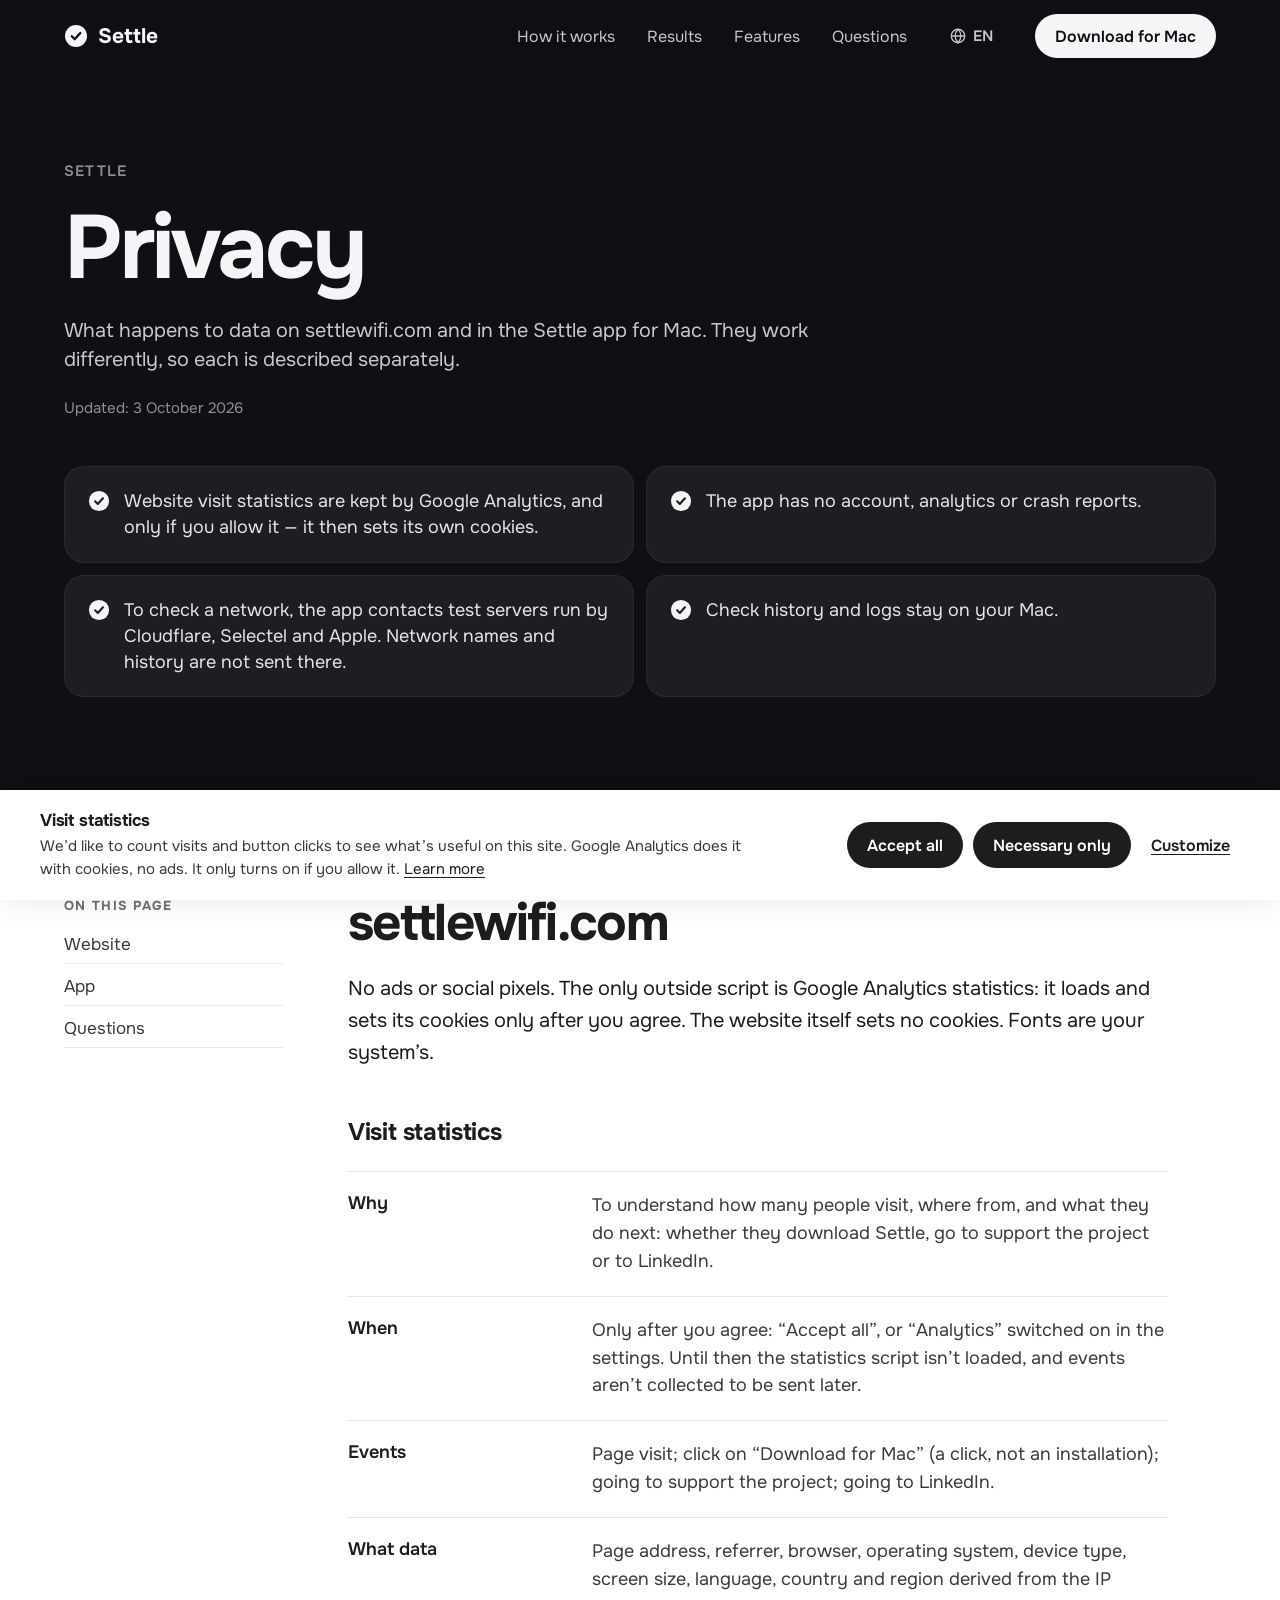
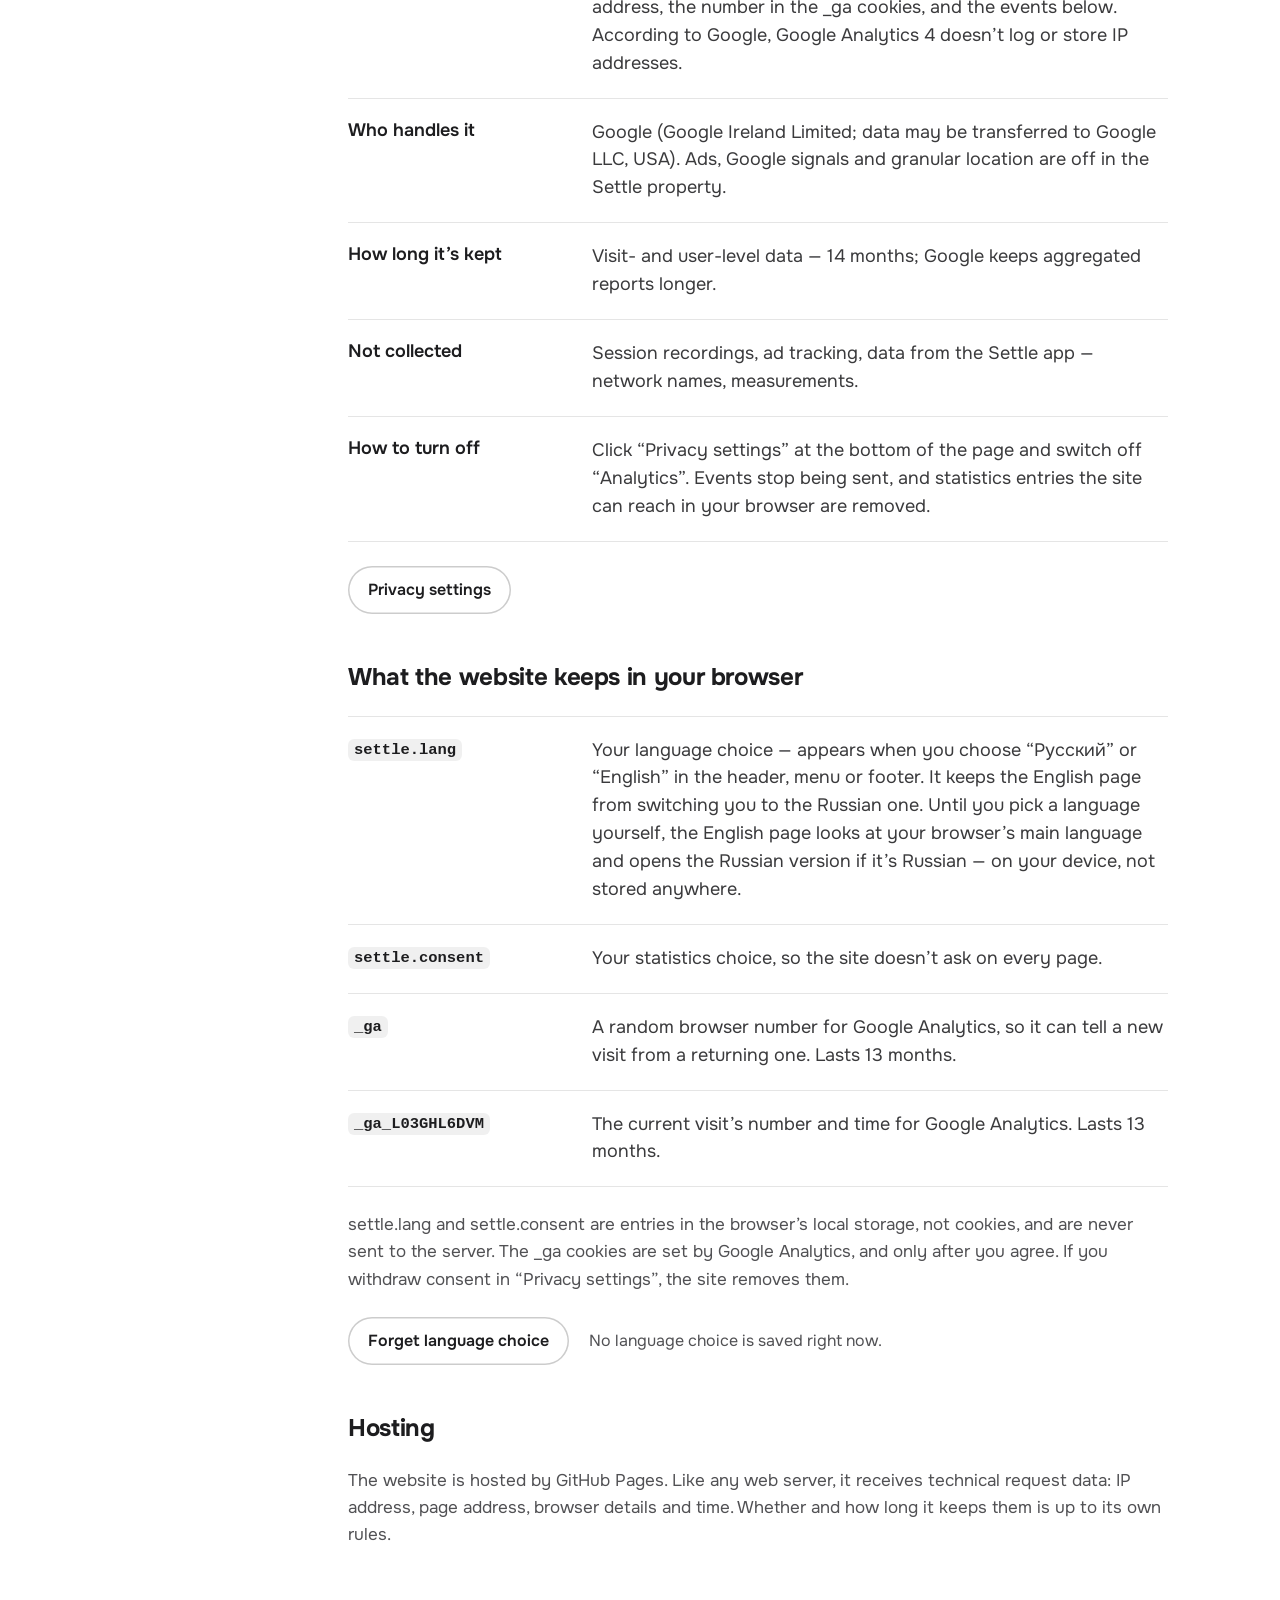
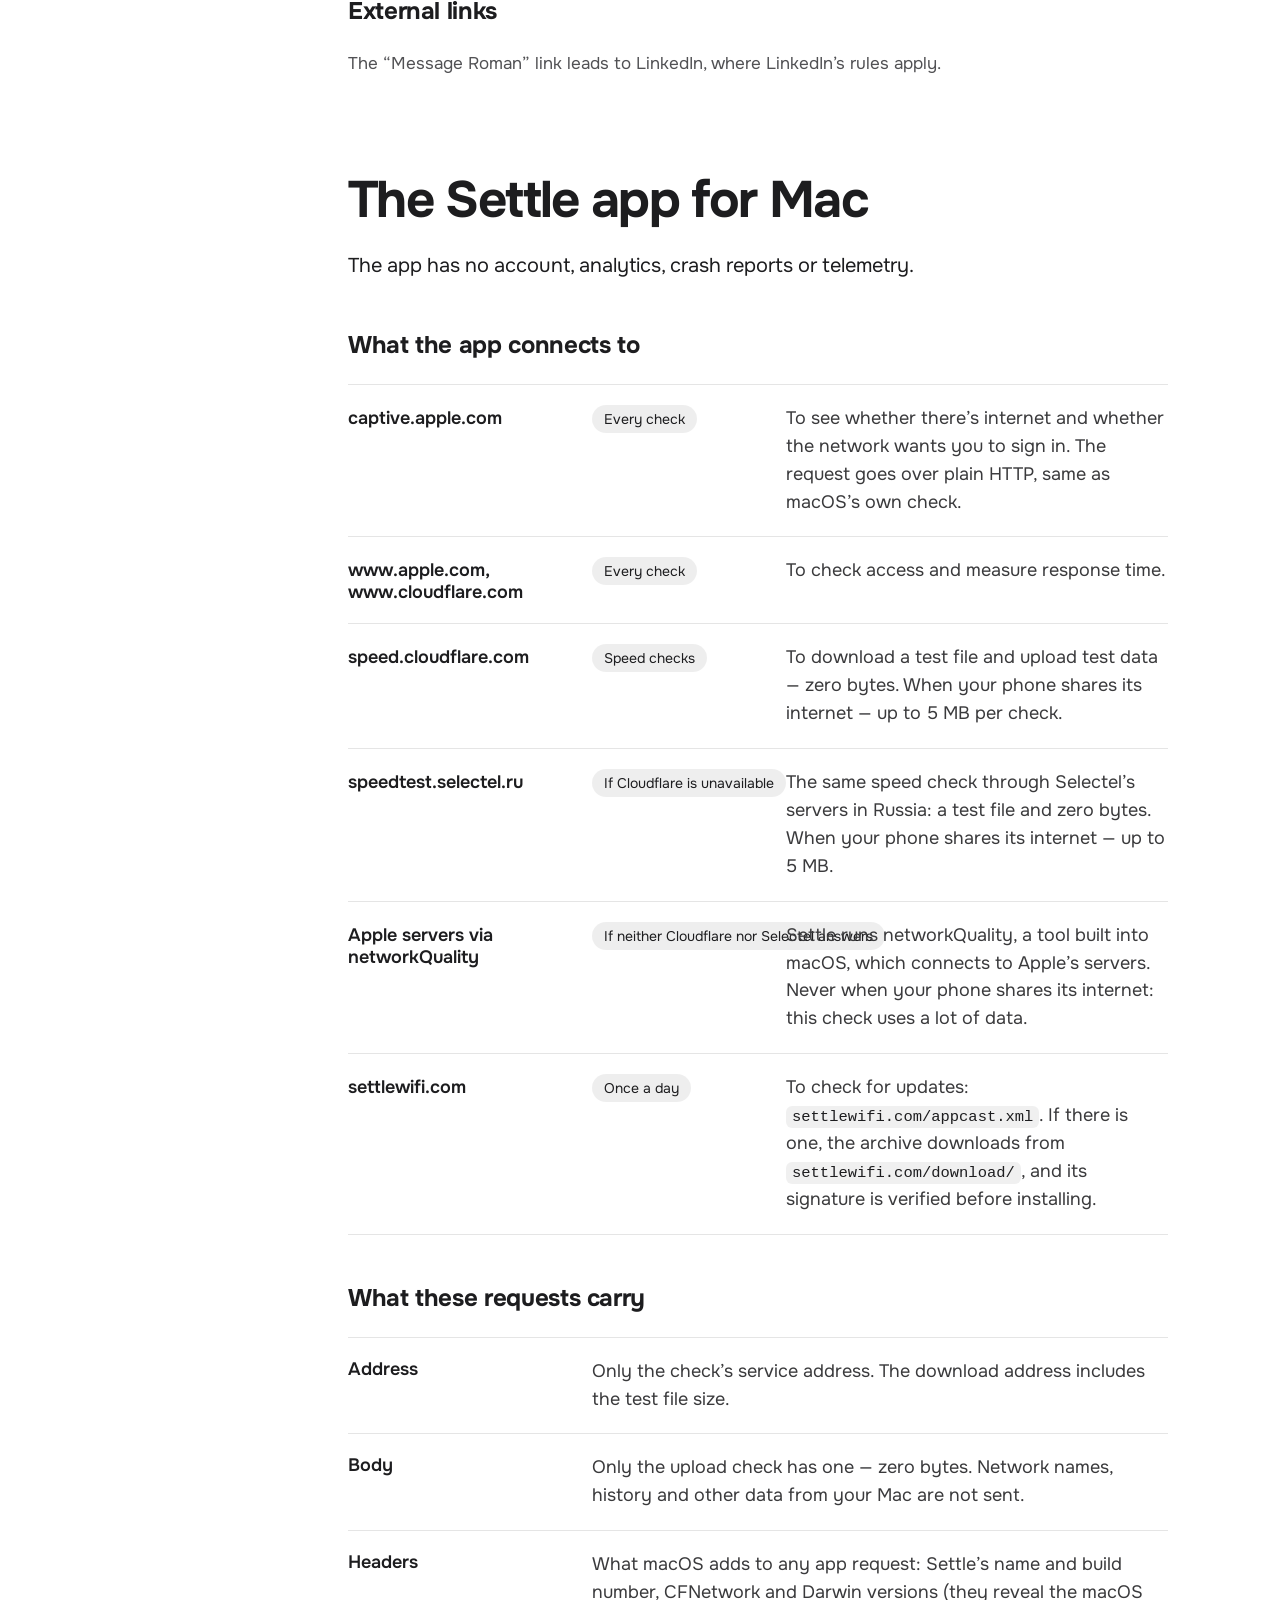
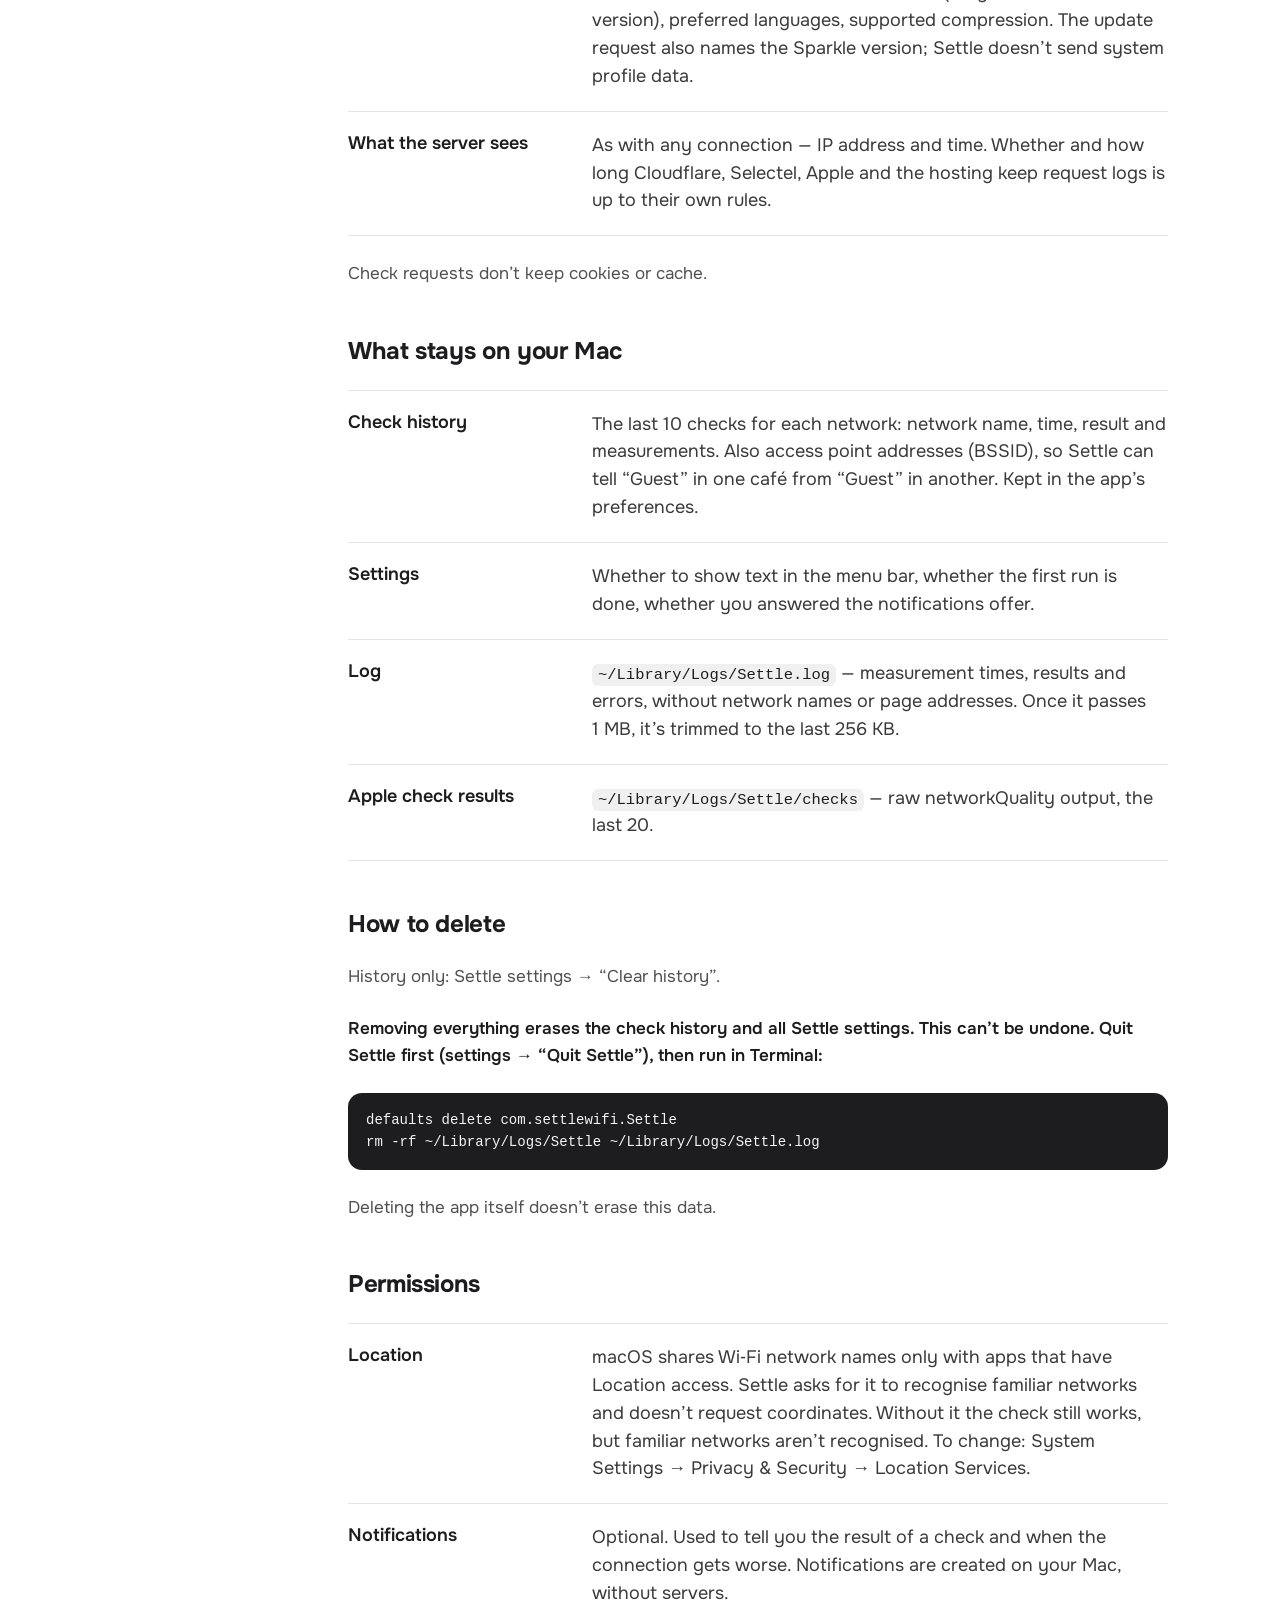
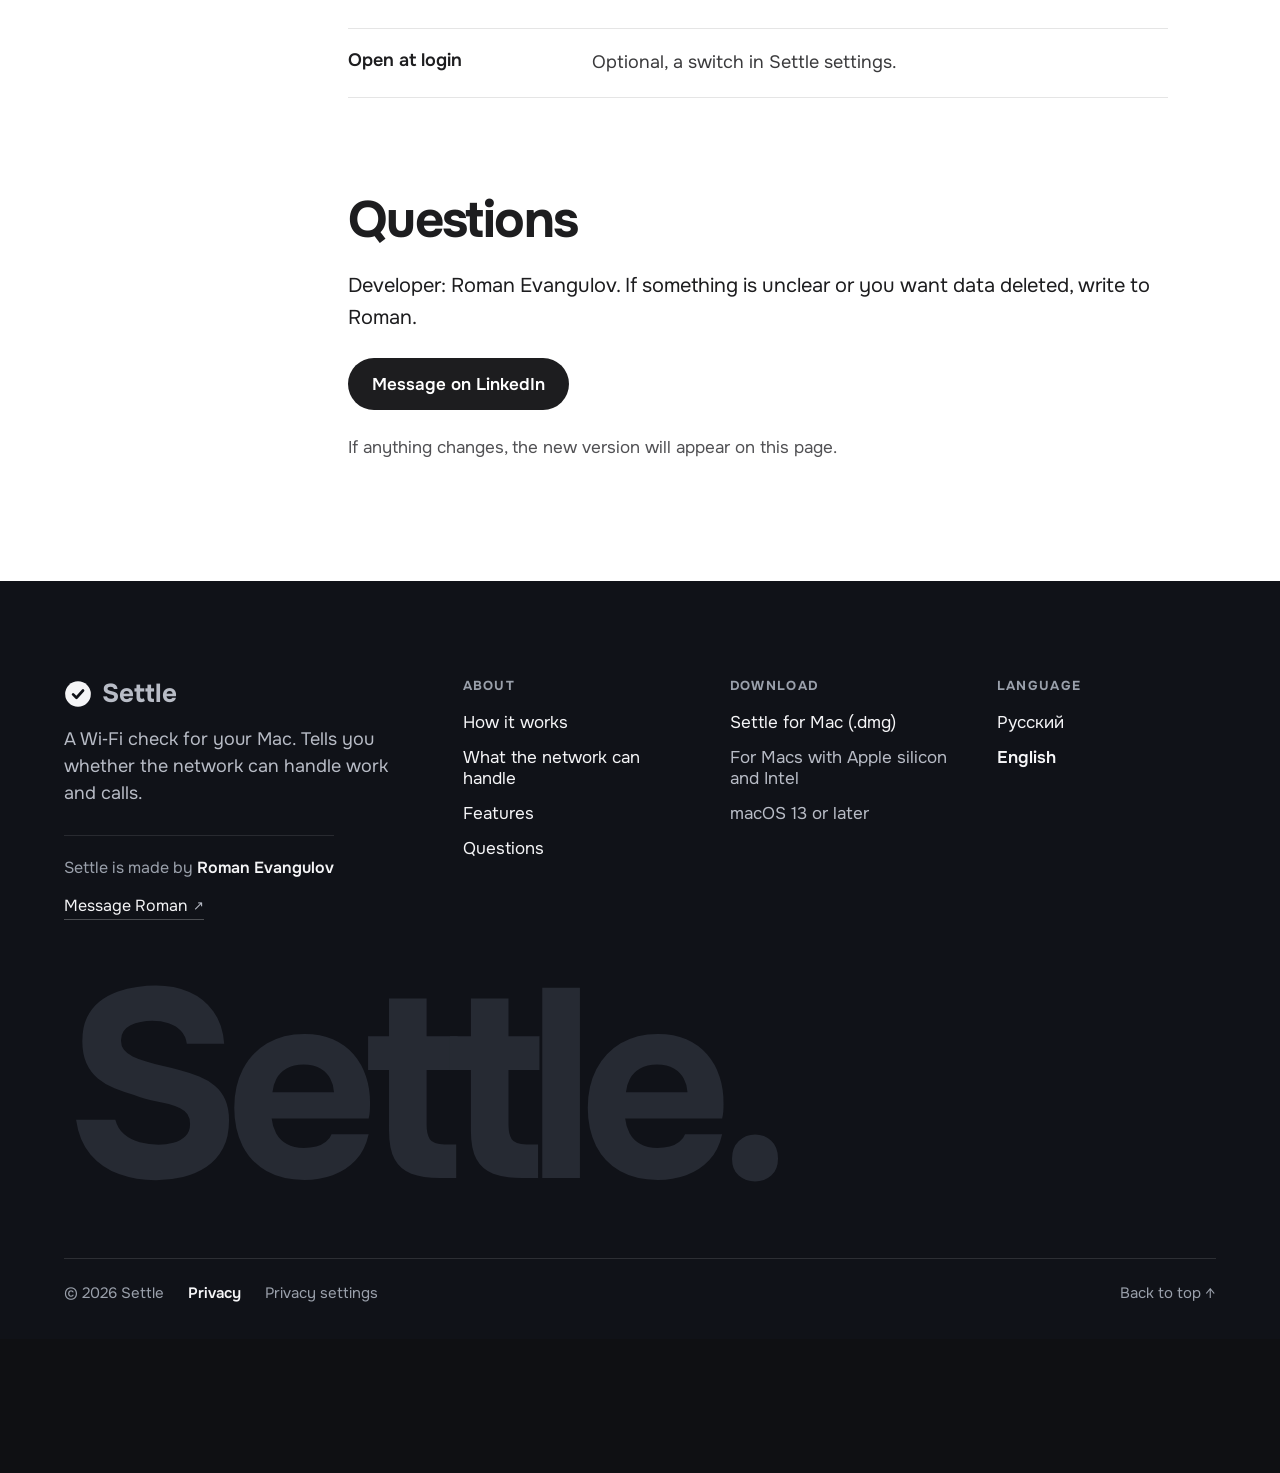
<file: privacy/index.html>
<!doctype html>
<html lang="en">
<head>
<meta charset="utf-8">
<meta name="viewport" content="width=device-width, initial-scale=1">
<title>Privacy — Settle</title>
<meta name="description" content="What data settlewifi.com and the Settle app for Mac handle, why it’s needed and who processes it. Short and in plain words.">
<meta name="theme-color" content="#0f1013">
<link rel="alternate" hreflang="en" href="https://settlewifi.com/privacy/">
<link rel="alternate" hreflang="ru" href="https://settlewifi.com/ru/privacy/">
<link rel="alternate" hreflang="x-default" href="https://settlewifi.com/privacy/">
<link rel="icon" href="/favicon.png">
<link rel="apple-touch-icon" href="/icon.png">
<link rel="canonical" href="https://settlewifi.com/privacy/">
<meta property="og:type" content="website">
<meta property="og:site_name" content="Settle">
<meta property="og:title" content="Privacy — Settle">
<meta property="og:description" content="What data settlewifi.com and the Settle app for Mac handle, why it’s needed and who processes it. Short and in plain words.">
<meta property="og:url" content="https://settlewifi.com/privacy/">
<meta property="og:locale" content="en_US">
<meta property="og:image" content="https://settlewifi.com/assets/og-en.png">
<meta property="og:image:width" content="1200">
<meta property="og:image:height" content="630">
<meta property="og:image:alt" content="Settle — can you work here?">
<meta name="twitter:card" content="summary_large_image">
<meta name="twitter:title" content="Privacy — Settle">
<meta name="twitter:description" content="What data settlewifi.com and the Settle app for Mac handle, why it’s needed and who processes it. Short and in plain words.">
<meta name="twitter:image" content="https://settlewifi.com/assets/og-en.png">
<script>
try {
  var pick = localStorage.getItem('settle.lang');
  var first = (navigator.languages && navigator.languages[0]) || navigator.language || '';
  var ru = /^ru\b/i.test(first);   // only the browser's main language, not any language in the list
  if ((pick === 'ru') || (!pick && ru)) location.replace('/ru/privacy/');
} catch (e) {}
</script>
<script>document.documentElement.classList.add('js')</script>
<link rel="stylesheet" href="/assets/settle.css?v=bcdb3af1">
</head>
<body id="top">

<script type="application/json" id="settle-analytics">{"provider": "ga4", "id": "G-L03GHL6DVM", "src": "https://www.googletagmanager.com/gtag/js?id=G-L03GHL6DVM", "attrs": {}, "storage": ["ga"], "consent": true, "paypal": ""}</script>
<div class="consent" id="cc" role="region" aria-labelledby="cc-t" hidden>
  <p class="cc-t" id="cc-t">Visit statistics</p>
  <p class="cc-p">We’d like to count visits and button clicks to see what’s useful on this site. Google Analytics does it with cookies, no ads. It only turns on if you allow it. <a href="/privacy/#analytics">Learn more</a></p>
  <div class="cc-acts"><button type="button" class="cb eq" data-cc="all">Accept all</button><button type="button" class="cb eq" data-cc="necessary">Necessary only</button><button type="button" class="cb tx" data-cc-open>Customize</button></div>
</div>
<dialog class="ccd" id="ccd" aria-labelledby="ccd-t">
  <form method="dialog" class="ccd-in">
    <div class="ccd-head"><h2 id="ccd-t">Privacy settings</h2><button type="submit" value="close" class="ccd-x" aria-label="Close">×</button></div>
    <p class="ccd-p">Choose what this site may use. You can change it any time — “Privacy settings” at the bottom of the page.</p>
    <div class="cat"><h3 id="cat-n">Necessary</h3><span class="always">Always on</span><p>Remember your language and this statistics choice. Stored only in your browser and never sent anywhere.</p></div>
    <div class="cat"><h3><label for="cc-an">Analytics</label></h3>
      <span class="sw"><input type="checkbox" id="cc-an" role="switch" aria-describedby="cc-an-d"><i aria-hidden="true"></i></span>
      <p id="cc-an-d">Counts page visits and clicks on “Download for Mac”, “Support the project” and the LinkedIn link. Handled by Google Analytics. Stays off until you allow it.</p></div>
    <div class="ccd-acts"><button type="button" class="cb eq" data-cc="save">Save choice</button><button type="button" class="cb ln" data-cc="necessary">Necessary only</button><button type="button" class="cb ln" data-cc="all">Accept all</button></div>
  </form>
</dialog>
<p class="cc-toast" id="cc-toast" role="status" aria-live="polite" hidden>Choice saved</p>
<header class="top dark">
  <div class="wrap top-in">
    <a class="brand" href="/"><svg class="logo" viewBox="0 0 24 24" aria-hidden="true"><mask id="m17" maskUnits="userSpaceOnUse" x="0" y="0" width="24" height="24"><rect width="24" height="24" fill="#fff"/><path d="M7.8 12.3l2.9 2.9 5.6-6.2" fill="none" stroke="#000" stroke-width="2.3" stroke-linecap="round" stroke-linejoin="round"/></mask><circle cx="12" cy="12" r="11" fill="currentColor" mask="url(#m17)"/></svg><span>Settle</span></a>
    <nav aria-label="Sections" class="nav"><a class="navl" href="/#how">How it works</a><a class="navl" href="/#results">Results</a><a class="navl" href="/#features">Features</a><a class="navl" href="/#faq">Questions</a><div class="lang"><button type="button" class="lang-b" aria-haspopup="true" aria-expanded="false" aria-controls="langm" aria-label="Language: English"><svg viewBox="0 0 24 24" fill="none" stroke="currentColor" stroke-width="1.7" aria-hidden="true"><circle cx="12" cy="12" r="9"/><path d="M3 12h18M12 3c2.6 2.6 3.8 5.6 3.8 9s-1.2 6.4-3.8 9c-2.6-2.6-3.8-5.6-3.8-9S9.4 5.6 12 3"/></svg><span>EN</span></button><div id="langm" class="lang-m" hidden><a href="/privacy/" lang="en" data-lang="en" aria-current="true">English<span aria-hidden="true">✓</span></a><a href="/ru/privacy/" lang="ru" data-lang="ru">Русский<span aria-hidden="true"></span></a></div></div><a class="btn btn-light btn-s" href="/download/Settle.dmg">Download for Mac</a></nav><button type="button" class="burger" aria-expanded="false" aria-controls="mnav" aria-label="Open menu" data-open="Open menu" data-close="Close menu"><i></i><i></i><i></i></button>
  </div>
  <nav id="mnav" class="mnav" aria-label="Menu" hidden><div class="wrap"><a href="/#how">How it works<span>›</span></a><a href="/#results">What the network can handle<span>›</span></a><a href="/#features">Features<span>›</span></a><a href="/#faq">Questions<span>›</span></a><div class="mlang"><span>Language</span><div class="seg"><a href="/privacy/" lang="en" data-lang="en" aria-current="true">English</a><a href="/ru/privacy/" lang="ru" data-lang="ru">Русский</a></div></div><a class="btn btn-light" href="/download/Settle.dmg">Download for Mac</a></div></nav>
</header>
<main>
<section class="dark doc-hero">
  <div class="wrap">
    <p class="eyebrow">Settle</p>
    <h1 class="h1 doc-h1">Privacy</h1>
    <p class="lead">What happens to data on settlewifi.com and in the Settle app for Mac. They work differently, so each is described separately.</p>
    <p class="meta">Updated: 3 October 2026</p>
    <ul class="short"><li><svg class="g" viewBox="0 0 24 24" aria-hidden="true"><mask id="m18" maskUnits="userSpaceOnUse" x="0" y="0" width="24" height="24"><rect width="24" height="24" fill="#fff"/><path d="M7.8 12.3l2.9 2.9 5.6-6.2" fill="none" stroke="#000" stroke-width="2.3" stroke-linecap="round" stroke-linejoin="round"/></mask><circle cx="12" cy="12" r="11" fill="currentColor" mask="url(#m18)"/></svg><span>Website visit statistics are kept by Google Analytics, and only if you allow it — it then sets its own cookies.</span></li><li><svg class="g" viewBox="0 0 24 24" aria-hidden="true"><mask id="m19" maskUnits="userSpaceOnUse" x="0" y="0" width="24" height="24"><rect width="24" height="24" fill="#fff"/><path d="M7.8 12.3l2.9 2.9 5.6-6.2" fill="none" stroke="#000" stroke-width="2.3" stroke-linecap="round" stroke-linejoin="round"/></mask><circle cx="12" cy="12" r="11" fill="currentColor" mask="url(#m19)"/></svg><span>The app has no account, analytics or crash reports.</span></li><li><svg class="g" viewBox="0 0 24 24" aria-hidden="true"><mask id="m20" maskUnits="userSpaceOnUse" x="0" y="0" width="24" height="24"><rect width="24" height="24" fill="#fff"/><path d="M7.8 12.3l2.9 2.9 5.6-6.2" fill="none" stroke="#000" stroke-width="2.3" stroke-linecap="round" stroke-linejoin="round"/></mask><circle cx="12" cy="12" r="11" fill="currentColor" mask="url(#m20)"/></svg><span>To check a network, the app contacts test servers run by Cloudflare, Selectel and Apple. Network names and history are not sent there.</span></li><li><svg class="g" viewBox="0 0 24 24" aria-hidden="true"><mask id="m21" maskUnits="userSpaceOnUse" x="0" y="0" width="24" height="24"><rect width="24" height="24" fill="#fff"/><path d="M7.8 12.3l2.9 2.9 5.6-6.2" fill="none" stroke="#000" stroke-width="2.3" stroke-linecap="round" stroke-linejoin="round"/></mask><circle cx="12" cy="12" r="11" fill="currentColor" mask="url(#m21)"/></svg><span>Check history and logs stay on your Mac.</span></li></ul>
  </div>
</section>
<section class="white doc">
  <div class="wrap doc-grid">
    <nav class="toc" aria-label="On this page"><p>On this page</p><a href="#site">Website</a><a href="#app">App</a><a href="#contact">Questions</a></nav>
    <div class="doc-body">
      <section id="site" class="part">
        <h2 class="h2">settlewifi.com</h2>
        <p class="note big">No ads or social pixels. The only outside script is Google Analytics statistics: it loads and sets its cookies only after you agree. The website itself sets no cookies. Fonts are your system’s.</p>
        <h3 class="h3" id="analytics">Visit statistics</h3><dl class="dlist"><div class="drow"><dt>Why</dt><dd>To understand how many people visit, where from, and what they do next: whether they download Settle, go to support the project or to LinkedIn.</dd></div><div class="drow"><dt>When</dt><dd>Only after you agree: “Accept all”, or “Analytics” switched on in the settings. Until then the statistics script isn’t loaded, and events aren’t collected to be sent later.</dd></div><div class="drow"><dt>Events</dt><dd>Page visit; click on “Download for Mac” (a click, not an installation); going to support the project; going to LinkedIn.</dd></div><div class="drow"><dt>What data</dt><dd>Page address, referrer, browser, operating system, device type, screen size, language, country and region derived from the IP address, the number in the _ga cookies, and the events below. According to Google, Google Analytics 4 doesn’t log or store IP addresses.</dd></div><div class="drow"><dt>Who handles it</dt><dd>Google (Google Ireland Limited; data may be transferred to Google LLC, USA). Ads, Google signals and granular location are off in the Settle property.</dd></div><div class="drow"><dt>How long it’s kept</dt><dd>Visit- and user-level data — 14 months; Google keeps aggregated reports longer.</dd></div><div class="drow"><dt>Not collected</dt><dd>Session recordings, ad tracking, data from the Settle app — network names, measurements.</dd></div><div class="drow"><dt>How to turn off</dt><dd>Click “Privacy settings” at the bottom of the page and switch off “Analytics”. Events stop being sent, and statistics entries the site can reach in your browser are removed.</dd></div></dl><div class="forget"><button type="button" class="btn btn-line" data-cc-open>Privacy settings</button></div>
        <h3 class="h3">What the website keeps in your browser</h3>
        <dl class="dlist"><div class="drow"><dt><code>settle.lang</code></dt><dd>Your language choice — appears when you choose “Русский” or “English” in the header, menu or footer. It keeps the English page from switching you to the Russian one. Until you pick a language yourself, the English page looks at your browser’s main language and opens the Russian version if it’s Russian — on your device, not stored anywhere.</dd></div><div class="drow"><dt><code>settle.consent</code></dt><dd>Your statistics choice, so the site doesn’t ask on every page.</dd></div><div class="drow"><dt><code>_ga</code></dt><dd>A random browser number for Google Analytics, so it can tell a new visit from a returning one. Lasts 13 months.</dd></div><div class="drow"><dt><code>_ga_L03GHL6DVM</code></dt><dd>The current visit’s number and time for Google Analytics. Lasts 13 months.</dd></div></dl>
        <p class="note">settle.lang and settle.consent are entries in the browser’s local storage, not cookies, and are never sent to the server. The _ga cookies are set by Google Analytics, and only after you agree. If you withdraw consent in “Privacy settings”, the site removes them.</p>
        <div class="forget" data-forget data-none="No language choice is saved right now." data-saved="Saved choice right now: {v}." data-done="Done, the language choice is removed.">
          <button type="button" class="btn btn-line">Forget language choice</button><p class="forget-status" aria-live="polite">No language choice is saved right now.</p>
        </div>
        <h3 class="h3">Hosting</h3>
        <p class="note">The website is hosted by GitHub Pages. Like any web server, it receives technical request data: IP address, page address, browser details and time. Whether and how long it keeps them is up to its own rules.</p>
        <h3 class="h3">External links</h3>
        <p class="note">The “Message Roman” link leads to LinkedIn, where LinkedIn’s rules apply.</p>
      </section>
      <section id="app" class="part">
        <h2 class="h2">The Settle app for Mac</h2>
        <p class="note big">The app has no account, analytics, crash reports or telemetry.</p>
        <h3 class="h3">What the app connects to</h3>
        <div class="rlist"><div class="rrow"><div class="rhost">captive.apple.com</div><div class="rwhen"><span>Every check</span></div><p>To see whether there’s internet and whether the network wants you to sign in. The request goes over plain HTTP, same as macOS’s own check.</p></div><div class="rrow"><div class="rhost">www.apple.com, www.cloudflare.com</div><div class="rwhen"><span>Every check</span></div><p>To check access and measure response time.</p></div><div class="rrow"><div class="rhost">speed.cloudflare.com</div><div class="rwhen"><span>Speed checks</span></div><p>To download a test file and upload test data — zero bytes. When your phone shares its internet — up to 5&nbsp;MB per check.</p></div><div class="rrow"><div class="rhost">speedtest.selectel.ru</div><div class="rwhen"><span>If Cloudflare is unavailable</span></div><p>The same speed check through Selectel’s servers in Russia: a test file and zero bytes. When your phone shares its internet — up to 5&nbsp;MB.</p></div><div class="rrow"><div class="rhost">Apple servers via networkQuality</div><div class="rwhen"><span>If neither Cloudflare nor Selectel answers</span></div><p>Settle runs networkQuality, a tool built into macOS, which connects to Apple’s servers. Never when your phone shares its internet: this check uses a lot of data.</p></div><div class="rrow"><div class="rhost">settlewifi.com</div><div class="rwhen"><span>Once a day</span></div><p>To check for updates: <code>settlewifi.com/appcast.xml</code>. If there is one, the archive downloads from <code>settlewifi.com/download/</code>, and its signature is verified before installing.</p></div></div>
        <h3 class="h3">What these requests carry</h3>
        <dl class="dlist"><div class="drow"><dt>Address</dt><dd>Only the check’s service address. The download address includes the test file size.</dd></div><div class="drow"><dt>Body</dt><dd>Only the upload check has one — zero bytes. Network names, history and other data from your Mac are not sent.</dd></div><div class="drow"><dt>Headers</dt><dd>What macOS adds to any app request: Settle’s name and build number, CFNetwork and Darwin versions (they reveal the macOS version), preferred languages, supported compression. The update request also names the Sparkle version; Settle doesn’t send system profile data.</dd></div><div class="drow"><dt>What the server sees</dt><dd>As with any connection — IP address and time. Whether and how long Cloudflare, Selectel, Apple and the hosting keep request logs is up to their own rules.</dd></div></dl>
        <p class="note">Check requests don’t keep cookies or cache.</p>
        <h3 class="h3">What stays on your Mac</h3>
        <dl class="dlist"><div class="drow"><dt>Check history</dt><dd>The last 10 checks for each network: network name, time, result and measurements. Also access point addresses (BSSID), so Settle can tell “Guest” in one café from “Guest” in another. Kept in the app’s preferences.</dd></div><div class="drow"><dt>Settings</dt><dd>Whether to show text in the menu bar, whether the first run is done, whether you answered the notifications offer.</dd></div><div class="drow"><dt>Log</dt><dd><code>~/Library/Logs/Settle.log</code> — measurement times, results and errors, without network names or page addresses. Once it passes 1&nbsp;MB, it’s trimmed to the last 256&nbsp;KB.</dd></div><div class="drow"><dt>Apple check results</dt><dd><code>~/Library/Logs/Settle/checks</code> — raw networkQuality output, the last 20.</dd></div></dl>
        <h3 class="h3">How to delete</h3>
        <p class="note">History only: Settle settings → “Clear history”.</p>
        <p class="note warn">Removing everything erases the check history and all Settle settings. This can’t be undone. Quit Settle first (settings → “Quit Settle”), then run in Terminal:</p>
        <pre class="cmd"><code>defaults delete com.settlewifi.Settle
rm -rf ~/Library/Logs/Settle ~/Library/Logs/Settle.log</code></pre>
        <p class="note">Deleting the app itself doesn’t erase this data.</p>
        <h3 class="h3">Permissions</h3>
        <dl class="dlist"><div class="drow"><dt>Location</dt><dd>macOS shares Wi‑Fi network names only with apps that have Location access. Settle asks for it to recognise familiar networks and doesn’t request coordinates. Without it the check still works, but familiar networks aren’t recognised. To change: System Settings → Privacy & Security → Location Services.</dd></div><div class="drow"><dt>Notifications</dt><dd>Optional. Used to tell you the result of a check and when the connection gets worse. Notifications are created on your Mac, without servers.</dd></div><div class="drow"><dt>Open at login</dt><dd>Optional, a switch in Settle settings.</dd></div></dl>
      </section>
      <section id="contact" class="part">
        <h2 class="h2">Questions</h2>
        <p class="note big">Developer: Roman Evangulov. If something is unclear or you want data deleted, write to Roman.</p>
        <div class="btns"><a class="btn btn-dark" href="https://www.linkedin.com/in/evangulov" target="_blank" rel="noopener">Message on LinkedIn</a></div>
        <p class="note">If anything changes, the new version will appear on this page.</p>
      </section>
    </div>
  </div>
</section></main>

<footer class="foot">
  <div class="wrap">
    <div class="foot-top">
      <div class="foot-intro">
        <a class="brand" href="/"><svg class="logo" viewBox="0 0 24 24" aria-hidden="true"><mask id="m22" maskUnits="userSpaceOnUse" x="0" y="0" width="24" height="24"><rect width="24" height="24" fill="#fff"/><path d="M7.8 12.3l2.9 2.9 5.6-6.2" fill="none" stroke="#000" stroke-width="2.3" stroke-linecap="round" stroke-linejoin="round"/></mask><circle cx="12" cy="12" r="11" fill="currentColor" mask="url(#m22)"/></svg><span>Settle</span></a>
        <p>A Wi‑Fi check for your Mac. Tells you whether the network can handle work and calls.</p>
        <div class="author"><p>Settle is made by <b>Roman&nbsp;Evangulov</b></p><div class="author-links"><a href="https://www.linkedin.com/in/evangulov" target="_blank" rel="noopener">Message Roman<span aria-hidden="true">↗</span></a></div></div>
      </div>
      <nav aria-label="About"><h3>About</h3><a href="/#how">How it works</a><a href="/#results">What the network can handle</a><a href="/#features">Features</a><a href="/#faq">Questions</a></nav>
      <div><h3>Download</h3><a href="/download/Settle.dmg">Settle for Mac (.dmg)</a><span>For Macs with Apple silicon and Intel</span><span>macOS 13 or later</span></div>
      <nav aria-label="Language"><h3>Language</h3>
        <a href="/ru/privacy/" lang="ru" data-lang="ru">Русский</a><a href="/privacy/" lang="en" aria-current="page" data-lang="en">English</a></nav>
    </div>
    <div class="foot-word" aria-hidden="true" data-fw><span class="fl">S</span><span class="fl">e</span><span class="fl">t</span><span class="fl">t</span><span class="fl">l</span><span class="fl">e</span><span class="fdot"><span class="pt">.</span><span class="ck"><svg class="g" viewBox="0 0 24 24" aria-hidden="true"><mask id="m23" maskUnits="userSpaceOnUse" x="0" y="0" width="24" height="24"><rect width="24" height="24" fill="#fff"/><path d="M7.8 12.3l2.9 2.9 5.6-6.2" fill="none" stroke="#000" stroke-width="2.3" stroke-linecap="round" stroke-linejoin="round"/></mask><circle cx="12" cy="12" r="11" fill="currentColor" mask="url(#m23)"/></svg></span></span></div>
    <div class="foot-bottom"><span class="fb-left"><span>© 2026 Settle</span><a href="/privacy/" aria-current="page">Privacy</a><button type="button" class="linkish" data-cc-open>Privacy settings</button></span><a href="#top">Back to top ↑</a></div>
  </div>
</footer>
<script src="/assets/settle.js?v=a2be1a72" defer></script>
</body>
</html>
</file>
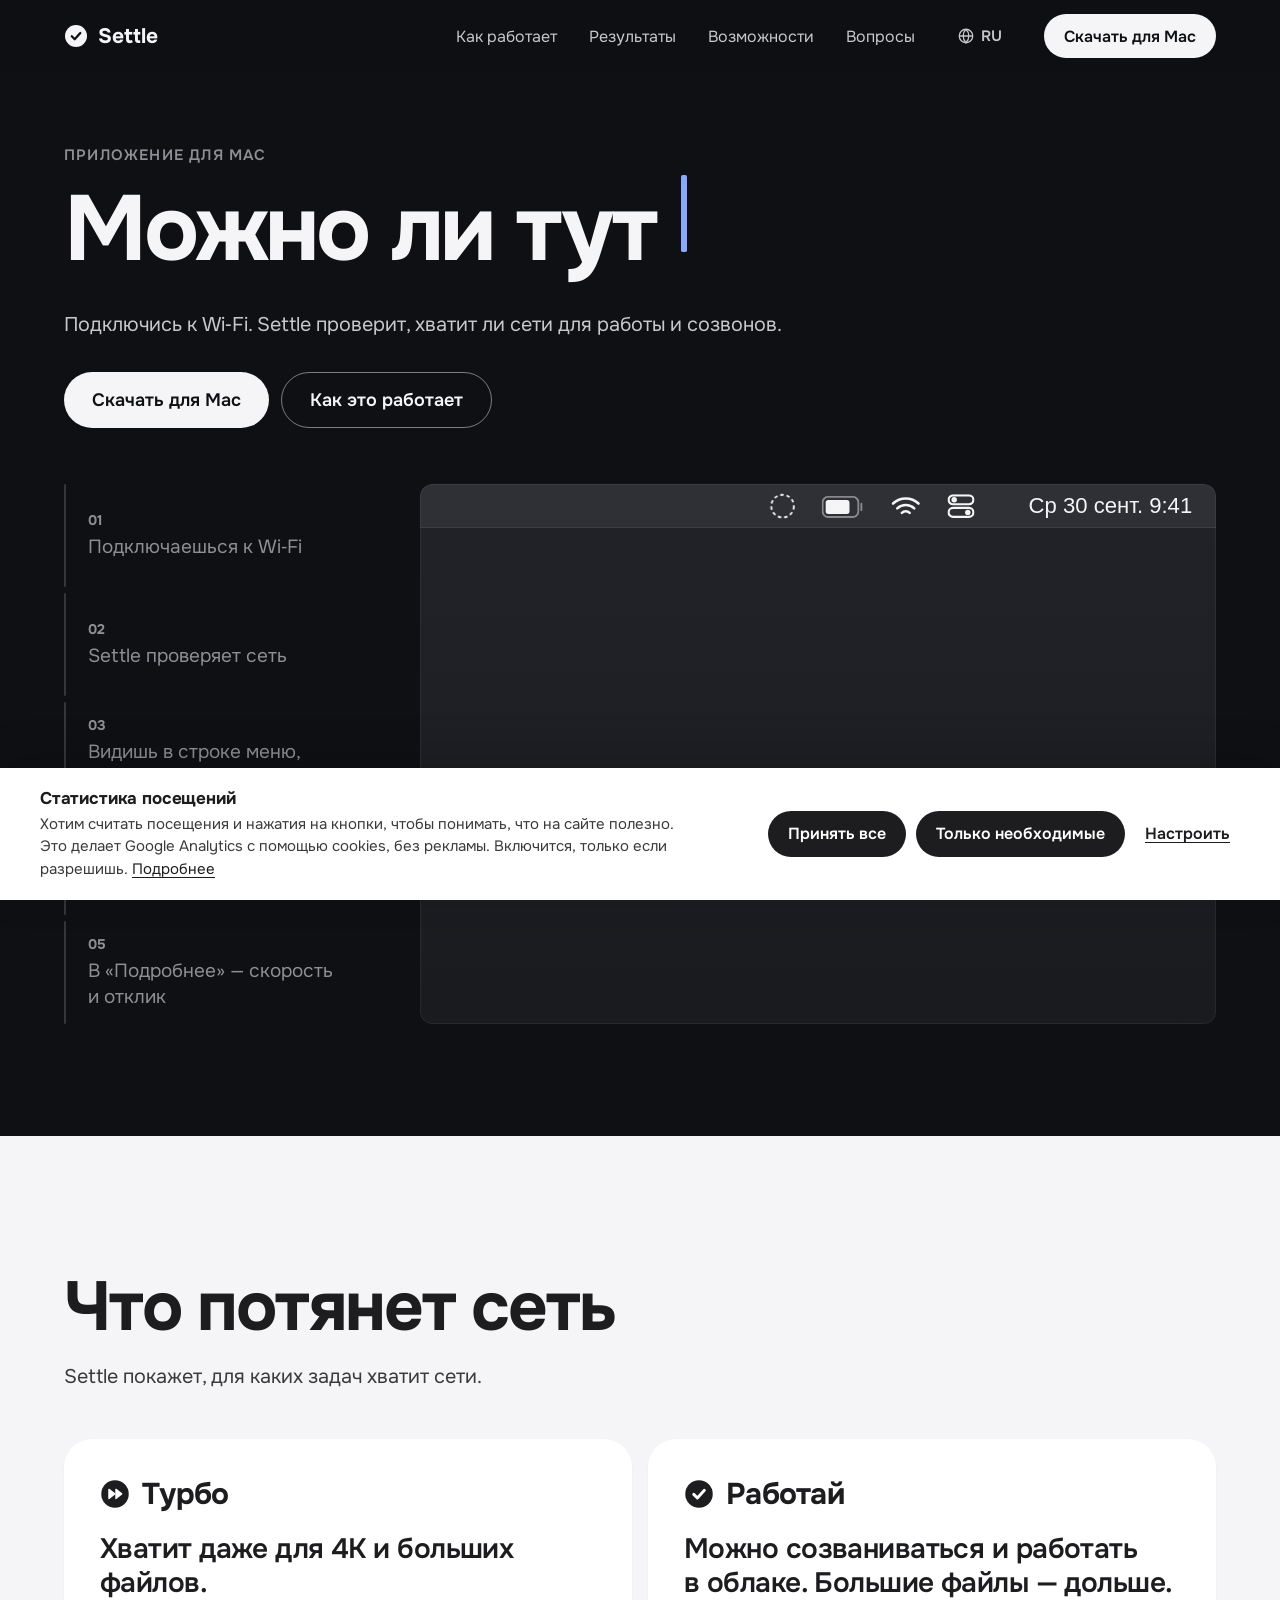
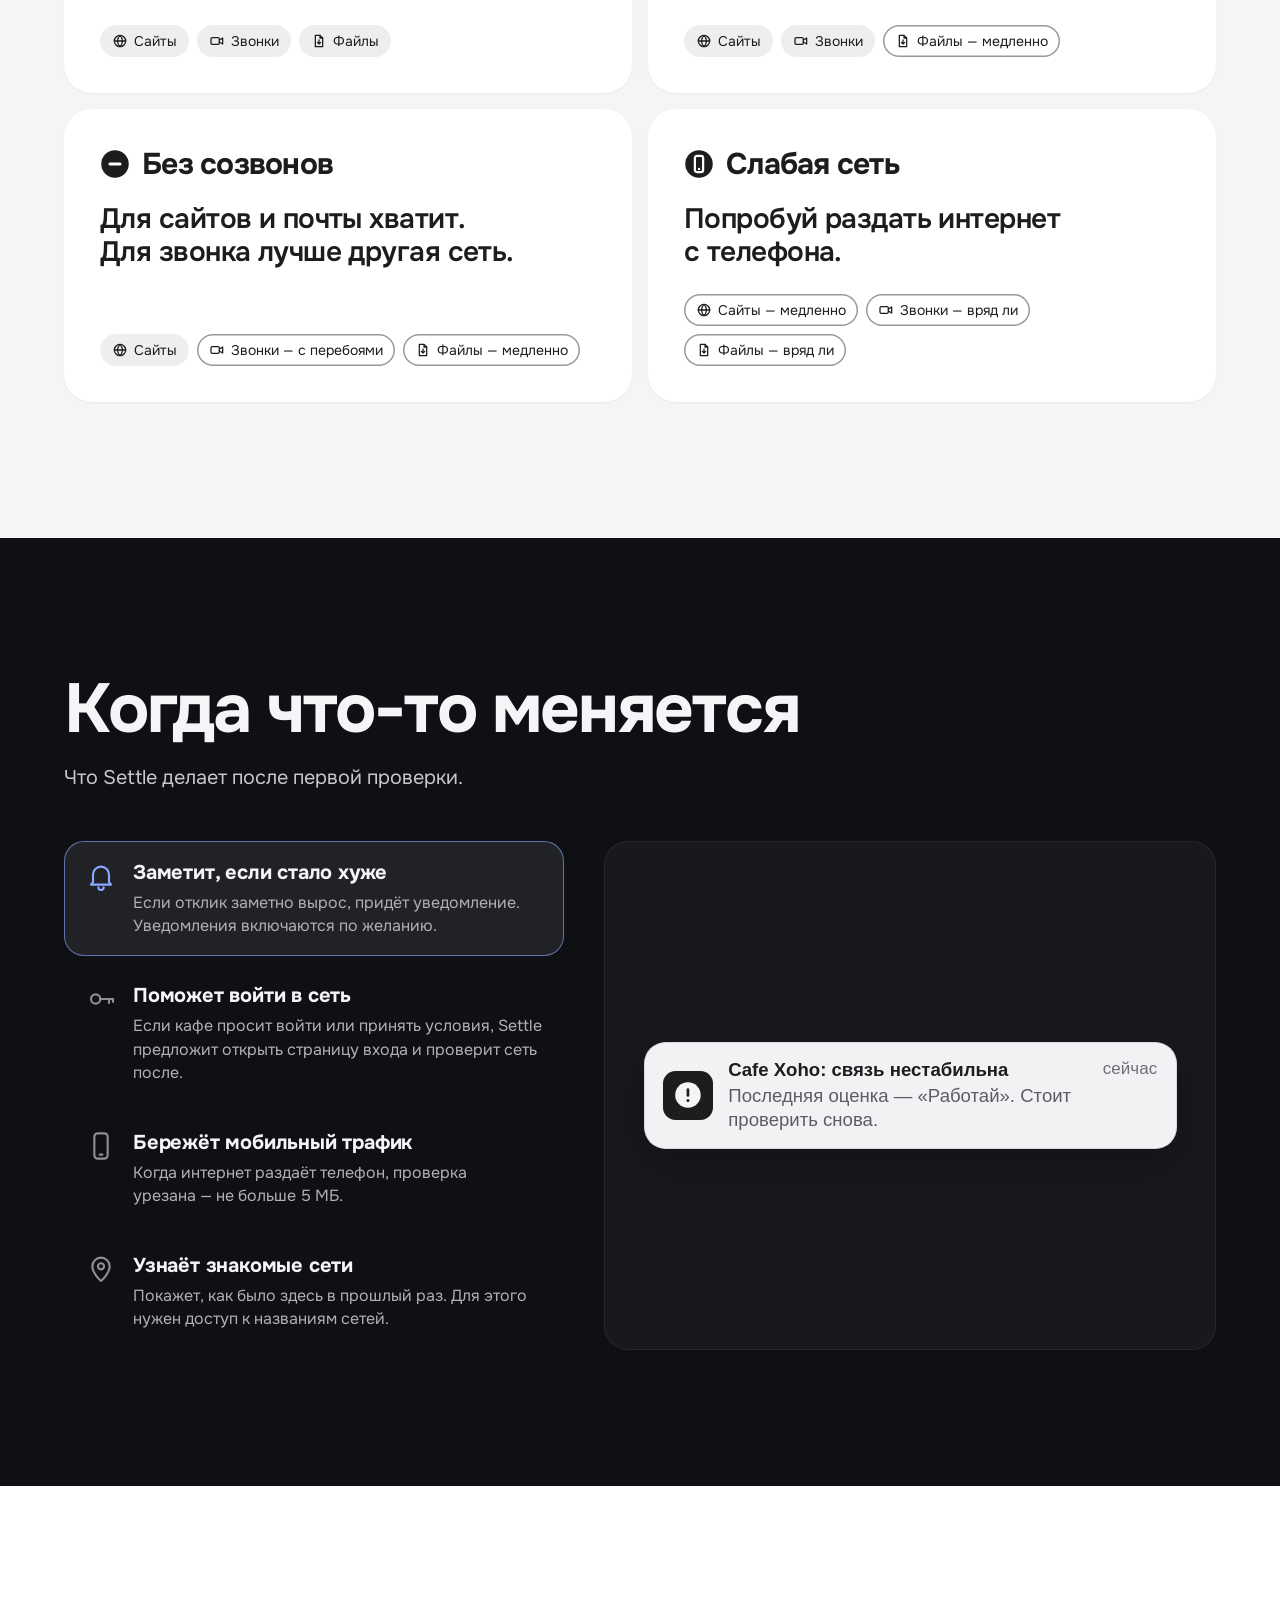
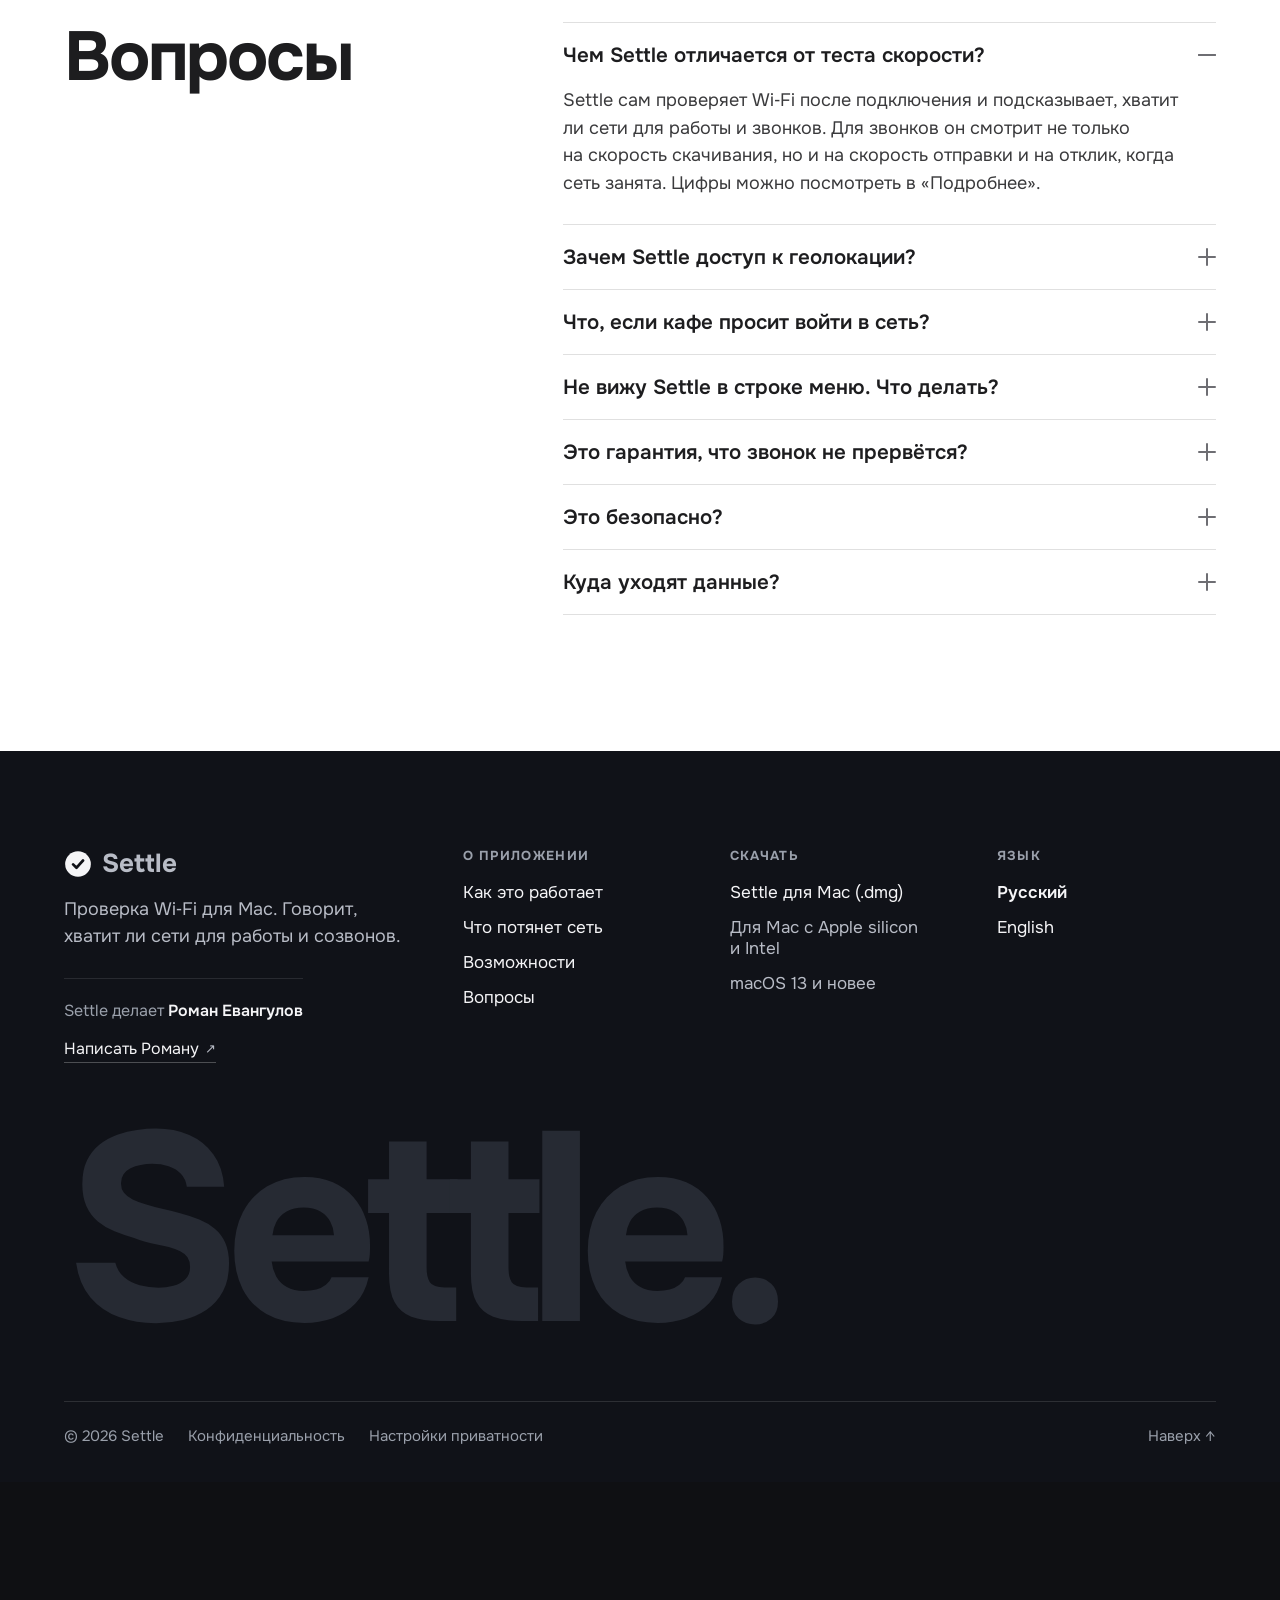
<file: ru/index.html>
<!doctype html>
<html lang="ru">
<head>
<meta charset="utf-8">
<meta name="viewport" content="width=device-width, initial-scale=1">
<title>Settle&nbsp;— можно ли&nbsp;тут работать?</title>
<meta name="description" content="Settle — приложение для Mac в строке меню. Подключись к Wi‑Fi в кафе или коворкинге — и сразу узнаешь, хватит ли сети для работы и созвонов.">
<meta name="theme-color" content="#0f1013">
<link rel="alternate" hreflang="en" href="https://settlewifi.com/">
<link rel="alternate" hreflang="ru" href="https://settlewifi.com/ru/">
<link rel="alternate" hreflang="x-default" href="https://settlewifi.com/">
<link rel="icon" href="/favicon.png">
<link rel="apple-touch-icon" href="/icon.png">
<link rel="canonical" href="https://settlewifi.com/ru/">
<meta property="og:type" content="website">
<meta property="og:site_name" content="Settle">
<meta property="og:title" content="Settle — можно ли тут работать?">
<meta property="og:description" content="Settle — приложение для Mac в строке меню. Подключись к Wi‑Fi в кафе или коворкинге — и сразу узнаешь, хватит ли сети для работы и созвонов.">
<meta property="og:url" content="https://settlewifi.com/ru/">
<meta property="og:locale" content="ru_RU">
<meta property="og:image" content="https://settlewifi.com/assets/og-ru.png">
<meta property="og:image:width" content="1200">
<meta property="og:image:height" content="630">
<meta property="og:image:alt" content="Settle — можно ли тут работать?">
<meta name="twitter:card" content="summary_large_image">
<meta name="twitter:title" content="Settle — можно ли тут работать?">
<meta name="twitter:description" content="Settle — приложение для Mac в строке меню. Подключись к Wi‑Fi в кафе или коворкинге — и сразу узнаешь, хватит ли сети для работы и созвонов.">
<meta name="twitter:image" content="https://settlewifi.com/assets/og-ru.png">

<script>document.documentElement.classList.add('js')</script>
<link rel="stylesheet" href="/assets/settle.css?v=bcdb3af1">
</head>
<body id="top">

<script type="application/json" id="settle-analytics">{"provider": "ga4", "id": "G-L03GHL6DVM", "src": "https://www.googletagmanager.com/gtag/js?id=G-L03GHL6DVM", "attrs": {}, "storage": ["ga"], "consent": true, "paypal": ""}</script>
<div class="consent" id="cc" role="region" aria-labelledby="cc-t" hidden>
  <p class="cc-t" id="cc-t">Статистика посещений</p>
  <p class="cc-p">Хотим считать посещения и&nbsp;нажатия на&nbsp;кнопки, чтобы понимать, что&nbsp;на&nbsp;сайте полезно. Это&nbsp;делает Google Analytics с&nbsp;помощью cookies, без&nbsp;рекламы. Включится, только если разрешишь. <a href="/ru/privacy/#analytics">Подробнее</a></p>
  <div class="cc-acts"><button type="button" class="cb eq" data-cc="all">Принять все</button><button type="button" class="cb eq" data-cc="necessary">Только необходимые</button><button type="button" class="cb tx" data-cc-open>Настроить</button></div>
</div>
<dialog class="ccd" id="ccd" aria-labelledby="ccd-t">
  <form method="dialog" class="ccd-in">
    <div class="ccd-head"><h2 id="ccd-t">Настройки приватности</h2><button type="submit" value="close" class="ccd-x" aria-label="Закрыть">×</button></div>
    <p class="ccd-p">Выбери, что&nbsp;можно использовать на&nbsp;этом сайте. Решение можно изменить в&nbsp;любой момент&nbsp;— ссылка «Настройки приватности» внизу страницы.</p>
    <div class="cat"><h3 id="cat-n">Необходимые</h3><span class="always">Всегда включены</span><p>Запоминают выбор языка и&nbsp;это&nbsp;решение о&nbsp;статистике. Хранятся только в&nbsp;твоём браузере и&nbsp;никуда не&nbsp;отправляются.</p></div>
    <div class="cat"><h3><label for="cc-an">Аналитика</label></h3>
      <span class="sw"><input type="checkbox" id="cc-an" role="switch" aria-describedby="cc-an-d"><i aria-hidden="true"></i></span>
      <p id="cc-an-d">Считает посещения страниц и&nbsp;нажатия на&nbsp;«Скачать для&nbsp;Mac», «Поддержать проект» и&nbsp;ссылку на&nbsp;LinkedIn. Обрабатывает Google Analytics. Не&nbsp;включается, пока ты&nbsp;не&nbsp;разрешишь.</p></div>
    <div class="ccd-acts"><button type="button" class="cb eq" data-cc="save">Сохранить выбор</button><button type="button" class="cb ln" data-cc="necessary">Только необходимые</button><button type="button" class="cb ln" data-cc="all">Принять все</button></div>
  </form>
</dialog>
<p class="cc-toast" id="cc-toast" role="status" aria-live="polite" hidden>Выбор сохранён</p>
<header class="top dark">
  <div class="wrap top-in">
    <a class="brand" href="#top"><svg class="logo" viewBox="0 0 24 24" aria-hidden="true"><mask id="m24" maskUnits="userSpaceOnUse" x="0" y="0" width="24" height="24"><rect width="24" height="24" fill="#fff"/><path d="M7.8 12.3l2.9 2.9 5.6-6.2" fill="none" stroke="#000" stroke-width="2.3" stroke-linecap="round" stroke-linejoin="round"/></mask><circle cx="12" cy="12" r="11" fill="currentColor" mask="url(#m24)"/></svg><span>Settle</span></a>
    <nav aria-label="Разделы" class="nav"><a class="navl" href="#how">Как&nbsp;работает</a><a class="navl" href="#results">Результаты</a><a class="navl" href="#features">Возможности</a><a class="navl" href="#faq">Вопросы</a><div class="lang"><button type="button" class="lang-b" aria-haspopup="true" aria-expanded="false" aria-controls="langm" aria-label="Язык: русский"><svg viewBox="0 0 24 24" fill="none" stroke="currentColor" stroke-width="1.7" aria-hidden="true"><circle cx="12" cy="12" r="9"/><path d="M3 12h18M12 3c2.6 2.6 3.8 5.6 3.8 9s-1.2 6.4-3.8 9c-2.6-2.6-3.8-5.6-3.8-9S9.4 5.6 12 3"/></svg><span>RU</span></button><div id="langm" class="lang-m" hidden><a href="/" lang="en" data-lang="en">English<span aria-hidden="true"></span></a><a href="/ru/" lang="ru" data-lang="ru" aria-current="true">Русский<span aria-hidden="true">✓</span></a></div></div><a class="btn btn-light btn-s" href="/download/Settle.dmg">Скачать для&nbsp;Mac</a></nav><button type="button" class="burger" aria-expanded="false" aria-controls="mnav" aria-label="Открыть меню" data-open="Открыть меню" data-close="Закрыть меню"><i></i><i></i><i></i></button>
  </div>
  <nav id="mnav" class="mnav" aria-label="Меню" hidden><div class="wrap"><a href="#how">Как&nbsp;это&nbsp;работает<span>›</span></a><a href="#results">Что&nbsp;потянет сеть<span>›</span></a><a href="#features">Возможности<span>›</span></a><a href="#faq">Вопросы<span>›</span></a><div class="mlang"><span>Язык</span><div class="seg"><a href="/" lang="en" data-lang="en">English</a><a href="/ru/" lang="ru" data-lang="ru" aria-current="true">Русский</a></div></div><a class="btn btn-light" href="/download/Settle.dmg">Скачать для&nbsp;Mac</a></div></nav>
</header>
<main>
<section class="hero dark">
  <div class="wrap">
    <div class="hero-grid">
      <div class="hero-title reveal">
        <p class="eyebrow">Приложение для&nbsp;Mac</p>
        <h1 class="h1">Можно ли&nbsp;тут <span class="accent">работать?</span></h1>
      </div>
      <div class="hero-side reveal">
        <p class="lead">Подключись к&nbsp;Wi‑Fi. Settle проверит, хватит ли&nbsp;сети для&nbsp;работы и&nbsp;созвонов.</p>
        <div class="btns">
          <a class="btn btn-light" href="/download/Settle.dmg">Скачать для&nbsp;Mac</a>
          <a class="btn btn-ghost" href="#how">Как&nbsp;это&nbsp;работает</a>
        </div>
      </div>
    </div>
    <div class="howrow">
    <ol class="steps reveal"><li><button type="button" class="step" data-step="0"><span class="step-bar"><i></i></span><span class="step-n">01</span><span class="step-t">Подключаешься к&nbsp;Wi‑Fi</span></button></li><li><button type="button" class="step" data-step="1"><span class="step-bar"><i></i></span><span class="step-n">02</span><span class="step-t">Settle проверяет сеть</span></button></li><li><button type="button" class="step" data-step="2"><span class="step-bar"><i></i></span><span class="step-n">03</span><span class="step-t">Видишь в&nbsp;строке меню, можно ли&nbsp;тут работать</span></button></li><li><button type="button" class="step" data-step="3"><span class="step-bar"><i></i></span><span class="step-n">04</span><span class="step-t">Кликаешь по&nbsp;значку&nbsp;— читаешь пояснение</span></button></li><li><button type="button" class="step" data-step="4"><span class="step-bar"><i></i></span><span class="step-n">05</span><span class="step-t">В&nbsp;«Подробнее»&nbsp;— скорость и&nbsp;отклик</span></button></li></ol><p class="stepcap" aria-hidden="true"><b></b> <span></span></p>
    <div class="stagecol">
    <div id="how" class="stage reveal" data-hero>
      <div class="sbar" aria-hidden="true"></div>
      <div class="demo" role="img" aria-label="Строка меню Mac: Settle проверяет новую сеть, показывает совет и открывает подробности">
        <div class="demo-in" data-phase="4">
          <button type="button" class="mb-settle" data-icon aria-label="Значок Settle в строке меню" aria-expanded="true">
            <span class="ic ic-dash"><svg viewBox="0 0 24 24" fill="none" aria-hidden="true"><circle cx="12" cy="12" r="10" stroke="currentColor" stroke-width="1.6" stroke-dasharray="3 2.6"/></svg></span><span class="ic ic-spin"><svg class="spin" viewBox="0 0 24 24" fill="none" aria-hidden="true"><circle cx="12" cy="12" r="9" stroke="currentColor" stroke-opacity="0.25" stroke-width="2.6"/><path d="M12 3a9 9 0 0 1 8.86 10.56" stroke="currentColor" stroke-width="2.6" stroke-linecap="round"/></svg></span><span class="ic ic-ok"><svg class="g" viewBox="0 0 24 24" aria-hidden="true"><mask id="m25" maskUnits="userSpaceOnUse" x="0" y="0" width="24" height="24"><rect width="24" height="24" fill="#fff"/><path d="M7.8 12.3l2.9 2.9 5.6-6.2" fill="none" stroke="#000" stroke-width="2.3" stroke-linecap="round" stroke-linejoin="round"/></mask><circle cx="12" cy="12" r="11" fill="currentColor" mask="url(#m25)"/></svg></span>
          </button>
          <span class="mb-bat"><svg class="bat" viewBox="0 0 25 13" fill="none" stroke="currentColor" stroke-width="1.1" aria-hidden="true"><rect x="0.6" y="0.6" width="21" height="11.8" rx="3.2" stroke-opacity="0.45"/><rect x="2.4" y="2.4" width="14" height="8.2" rx="1.6" fill="currentColor" stroke="none"/><path d="M23.4 4.6v3.8" stroke-linecap="round" stroke-opacity="0.45"/></svg></span><span class="mb-wifi"><svg class="wifi" viewBox="0 0 17 13" fill="none" stroke="currentColor" stroke-width="1.5" stroke-linecap="round" aria-hidden="true"><path d="M1 4.5a11 11 0 0 1 15 0"/><path d="M3.5 7.3a7.3 7.3 0 0 1 10 0"/><path d="M6.2 10a3.4 3.4 0 0 1 4.6 0"/></svg></span><span class="mb-cc"><svg class="cc" viewBox="0 0 16 14" fill="none" stroke="currentColor" stroke-width="1.3" aria-hidden="true"><rect x="0.7" y="0.7" width="14.6" height="5.2" rx="2.6"/><rect x="0.7" y="8.1" width="14.6" height="5.2" rx="2.6"/><circle cx="4" cy="3.3" r="1.6" fill="currentColor" stroke="none"/><circle cx="12" cy="10.7" r="1.6" fill="currentColor" stroke="none"/></svg></span>
          <span class="mb-clock">Ср 30 сент. 9:41</span>
          <div class="notif" aria-hidden="true">
            <span class="notif-app"><svg class="g" viewBox="0 0 24 24" aria-hidden="true"><mask id="m26" maskUnits="userSpaceOnUse" x="0" y="0" width="24" height="24"><rect width="24" height="24" fill="#fff"/><path d="M7.8 12.3l2.9 2.9 5.6-6.2" fill="none" stroke="#000" stroke-width="2.3" stroke-linecap="round" stroke-linejoin="round"/></mask><circle cx="12" cy="12" r="11" fill="currentColor" mask="url(#m26)"/></svg></span>
            <span class="notif-body"><span class="notif-top"><b>Cafe Xoho: работай</b><span>сейчас</span></span><span>Для&nbsp;обычной работы хватает. Большие файлы придётся подождать.</span></span>
          </div>
          <div class="pop hero-pop">
            <div class="pop-head"><div class="pop-id"><div class="pop-net"><svg class="wifi" viewBox="0 0 17 13" fill="none" stroke="currentColor" stroke-width="1.5" stroke-linecap="round" aria-hidden="true"><path d="M1 4.5a11 11 0 0 1 15 0"/><path d="M3.5 7.3a7.3 7.3 0 0 1 10 0"/><path d="M6.2 10a3.4 3.4 0 0 1 4.6 0"/></svg><span>Cafe Xoho</span></div>
            <div class="pop-meta"><span title="Проверено сегодня в 9:41">Проверено только что</span></div></div></div>
            <div class="pop-title"><svg class="g" viewBox="0 0 24 24" aria-hidden="true"><mask id="m27" maskUnits="userSpaceOnUse" x="0" y="0" width="24" height="24"><rect width="24" height="24" fill="#fff"/><path d="M7.8 12.3l2.9 2.9 5.6-6.2" fill="none" stroke="#000" stroke-width="2.3" stroke-linecap="round" stroke-linejoin="round"/></mask><circle cx="12" cy="12" r="11" fill="currentColor" mask="url(#m27)"/></svg><span>Работай</span></div>
            <p class="pop-desc">Для&nbsp;обычной работы хватает. Большие файлы придётся подождать.</p>
            <div class="chips"><span class="chip "><svg class="ci" viewBox="0 0 24 24" fill="none" stroke="currentColor" stroke-width="1.9" stroke-linecap="round" stroke-linejoin="round" aria-hidden="true"><circle cx="12" cy="12" r="8.5"/><path d="M3.5 12h17"/><path d="M12 3.5c2.5 2.4 3.7 5.3 3.7 8.5s-1.2 6.1-3.7 8.5c-2.5-2.4-3.7-5.3-3.7-8.5s1.2-6.1 3.7-8.5z"/></svg><span>Сайты</span></span><span class="chip "><svg class="ci" viewBox="0 0 24 24" fill="none" stroke="currentColor" stroke-width="1.9" stroke-linecap="round" stroke-linejoin="round" aria-hidden="true"><rect x="3" y="7" width="12.5" height="10" rx="2"/><path d="M15.5 10.5l5-3v9l-5-3"/></svg><span>Звонки</span></span><span class="chip lim"><svg class="ci" viewBox="0 0 24 24" fill="none" stroke="currentColor" stroke-width="1.9" stroke-linecap="round" stroke-linejoin="round" aria-hidden="true"><path d="M6.5 3.5h7l4 4v13h-11z"/><path d="M13.5 3.5v4h4"/><path d="M12 10.5v6M9.5 14l2.5 2.5 2.5-2.5"/></svg><span>Файлы загружаются долго</span></span></div>
            <div class="collapse hero-det"><div><dl class="metrics"><div><dt>Скачивание</dt><dd><b>48</b> Мбит/с</dd></div><div><dt>Отправка</dt><dd><b>12</b> Мбит/с</dd></div><div><dt>Отклик в&nbsp;покое</dt><dd><b>22</b> мс</dd></div><div><dt>Отклик, когда сеть занята<small>Важно для&nbsp;звонков</small></dt><dd><b>85</b> мс</dd></div></dl></div></div>
            <div class="pop-foot"><button type="button" class="linkbtn" data-hero-det aria-expanded="false" data-more="Подробнее ›" data-less="Свернуть">Подробнее ›</button><span class="pf-r"><button type="button" class="mbtn" data-recheck>Проверить снова</button><svg class="gear" viewBox="0 0 24 24" fill="none" stroke="currentColor" stroke-width="1.7" stroke-linecap="round" stroke-linejoin="round" aria-hidden="true"><circle cx="12" cy="12" r="3"/><path d="M19.4 15a1.65 1.65 0 0 0 .33 1.82l.06.06a2 2 0 1 1-2.83 2.83l-.06-.06a1.65 1.65 0 0 0-1.82-.33 1.65 1.65 0 0 0-1 1.51V21a2 2 0 1 1-4 0v-.09A1.65 1.65 0 0 0 9 19.4a1.65 1.65 0 0 0-1.82.33l-.06.06a2 2 0 1 1-2.83-2.83l.06-.06A1.65 1.65 0 0 0 4.68 15a1.65 1.65 0 0 0-1.51-1H3a2 2 0 1 1 0-4h.09A1.65 1.65 0 0 0 4.6 9a1.65 1.65 0 0 0-.33-1.82l-.06-.06a2 2 0 1 1 2.83-2.83l.06.06A1.65 1.65 0 0 0 9 4.68a1.65 1.65 0 0 0 1-1.51V3a2 2 0 1 1 4 0v.09a1.65 1.65 0 0 0 1 1.51 1.65 1.65 0 0 0 1.82-.33l.06-.06a2 2 0 1 1 2.83 2.83l-.06.06A1.65 1.65 0 0 0 19.4 9a1.65 1.65 0 0 0 1.51 1H21a2 2 0 1 1 0 4h-.09a1.65 1.65 0 0 0-1.51 1z"/></svg></span></div>
          </div>
          <svg class="cursor" viewBox="0 0 22 26" aria-hidden="true"><path d="M2 2L2 20L6.6 15.8L9.8 23L13 21.6L9.9 14.6L16 14.6Z" fill="#000" stroke="#fff" stroke-width="1.4" stroke-linejoin="round"/></svg>
        </div>
      </div>
    </div>
    <button type="button" class="pausebtn" data-pause data-pause-label="Пауза" data-play-label="Продолжить">Пауза</button>
    </div>
    </div>
  </div>
</section>
<section id="results" class="light sec">
  <div class="wrap">
    <div class="sec-head reveal">
      <h2 class="h2">Что&nbsp;потянет сеть</h2>
      <p class="lead">Settle покажет, для&nbsp;каких задач хватит сети.</p>
    </div>
    <div class="tiles reveal"><article class="tile" tabindex="0" data-i="0">
        <h3 class="tname"><svg class="g ti-fwd" viewBox="0 0 24 24" aria-hidden="true"><mask id="m28" maskUnits="userSpaceOnUse" x="0" y="0" width="24" height="24"><rect width="24" height="24" fill="#fff"/><path d="M6.6 8.4v7.2c0 .5.5.8.9.5l4.6-3.6c.3-.3.3-.7 0-1l-4.6-3.6c-.4-.3-.9 0-.9.5z" fill="#000"/><path d="M12.2 8.4v7.2c0 .5.5.8.9.5l4.6-3.6c.3-.3.3-.7 0-1l-4.6-3.6c-.4-.3-.9 0-.9.5z" fill="#000"/></mask><circle cx="12" cy="12" r="11" fill="currentColor" mask="url(#m28)"/></svg><span>Турбо</span></h3>
        <p class="say">Хватит даже для&nbsp;4K и&nbsp;больших файлов.</p>
        <div class="tchips"><span class="tchip ok"><svg class="ci" viewBox="0 0 24 24" fill="none" stroke="currentColor" stroke-width="1.9" stroke-linecap="round" stroke-linejoin="round" aria-hidden="true"><circle cx="12" cy="12" r="8.5"/><path d="M3.5 12h17"/><path d="M12 3.5c2.5 2.4 3.7 5.3 3.7 8.5s-1.2 6.1-3.7 8.5c-2.5-2.4-3.7-5.3-3.7-8.5s1.2-6.1 3.7-8.5z"/></svg><span>Сайты</span></span><span class="tchip ok"><svg class="ci" viewBox="0 0 24 24" fill="none" stroke="currentColor" stroke-width="1.9" stroke-linecap="round" stroke-linejoin="round" aria-hidden="true"><rect x="3" y="7" width="12.5" height="10" rx="2"/><path d="M15.5 10.5l5-3v9l-5-3"/></svg><span>Звонки</span></span><span class="tchip ok"><svg class="ci" viewBox="0 0 24 24" fill="none" stroke="currentColor" stroke-width="1.9" stroke-linecap="round" stroke-linejoin="round" aria-hidden="true"><path d="M6.5 3.5h7l4 4v13h-11z"/><path d="M13.5 3.5v4h4"/><path d="M12 10.5v6M9.5 14l2.5 2.5 2.5-2.5"/></svg><span>Файлы</span></span></div>
      </article><article class="tile" tabindex="0" data-i="1">
        <h3 class="tname"><svg class="g ti-ok" viewBox="0 0 24 24" aria-hidden="true"><mask id="m29" maskUnits="userSpaceOnUse" x="0" y="0" width="24" height="24"><rect width="24" height="24" fill="#fff"/><path d="M7.8 12.3l2.9 2.9 5.6-6.2" fill="none" stroke="#000" stroke-width="2.3" stroke-linecap="round" stroke-linejoin="round"/></mask><circle cx="12" cy="12" r="11" fill="currentColor" mask="url(#m29)"/></svg><span>Работай</span></h3>
        <p class="say">Можно созваниваться и&nbsp;работать в&nbsp;облаке. Большие файлы&nbsp;— дольше.</p>
        <div class="tchips"><span class="tchip ok"><svg class="ci" viewBox="0 0 24 24" fill="none" stroke="currentColor" stroke-width="1.9" stroke-linecap="round" stroke-linejoin="round" aria-hidden="true"><circle cx="12" cy="12" r="8.5"/><path d="M3.5 12h17"/><path d="M12 3.5c2.5 2.4 3.7 5.3 3.7 8.5s-1.2 6.1-3.7 8.5c-2.5-2.4-3.7-5.3-3.7-8.5s1.2-6.1 3.7-8.5z"/></svg><span>Сайты</span></span><span class="tchip ok"><svg class="ci" viewBox="0 0 24 24" fill="none" stroke="currentColor" stroke-width="1.9" stroke-linecap="round" stroke-linejoin="round" aria-hidden="true"><rect x="3" y="7" width="12.5" height="10" rx="2"/><path d="M15.5 10.5l5-3v9l-5-3"/></svg><span>Звонки</span></span><span class="tchip lim"><svg class="ci" viewBox="0 0 24 24" fill="none" stroke="currentColor" stroke-width="1.9" stroke-linecap="round" stroke-linejoin="round" aria-hidden="true"><path d="M6.5 3.5h7l4 4v13h-11z"/><path d="M13.5 3.5v4h4"/><path d="M12 10.5v6M9.5 14l2.5 2.5 2.5-2.5"/></svg><span>Файлы&nbsp;— медленно</span></span></div>
      </article><article class="tile" tabindex="0" data-i="2">
        <h3 class="tname"><svg class="g ti-min" viewBox="0 0 24 24" aria-hidden="true"><mask id="m30" maskUnits="userSpaceOnUse" x="0" y="0" width="24" height="24"><rect width="24" height="24" fill="#fff"/><rect x="6.8" y="10.8" width="10.4" height="2.4" rx="1.2" fill="#000"/></mask><circle cx="12" cy="12" r="11" fill="currentColor" mask="url(#m30)"/></svg><span>Без&nbsp;созвонов</span></h3>
        <p class="say">Для&nbsp;сайтов и&nbsp;почты хватит. Для&nbsp;звонка лучше другая сеть.</p>
        <div class="tchips"><span class="tchip ok"><svg class="ci" viewBox="0 0 24 24" fill="none" stroke="currentColor" stroke-width="1.9" stroke-linecap="round" stroke-linejoin="round" aria-hidden="true"><circle cx="12" cy="12" r="8.5"/><path d="M3.5 12h17"/><path d="M12 3.5c2.5 2.4 3.7 5.3 3.7 8.5s-1.2 6.1-3.7 8.5c-2.5-2.4-3.7-5.3-3.7-8.5s1.2-6.1 3.7-8.5z"/></svg><span>Сайты</span></span><span class="tchip lim"><svg class="ci" viewBox="0 0 24 24" fill="none" stroke="currentColor" stroke-width="1.9" stroke-linecap="round" stroke-linejoin="round" aria-hidden="true"><rect x="3" y="7" width="12.5" height="10" rx="2"/><path d="M15.5 10.5l5-3v9l-5-3"/></svg><span>Звонки&nbsp;— с&nbsp;перебоями</span></span><span class="tchip lim"><svg class="ci" viewBox="0 0 24 24" fill="none" stroke="currentColor" stroke-width="1.9" stroke-linecap="round" stroke-linejoin="round" aria-hidden="true"><path d="M6.5 3.5h7l4 4v13h-11z"/><path d="M13.5 3.5v4h4"/><path d="M12 10.5v6M9.5 14l2.5 2.5 2.5-2.5"/></svg><span>Файлы&nbsp;— медленно</span></span></div>
      </article><article class="tile" tabindex="0" data-i="3">
        <h3 class="tname"><svg class="g ti-phn" viewBox="0 0 24 24" aria-hidden="true"><mask id="m31" maskUnits="userSpaceOnUse" x="0" y="0" width="24" height="24"><rect width="24" height="24" fill="#fff"/><rect x="8.7" y="5.5" width="6.6" height="13" rx="1.7" fill="none" stroke="#000" stroke-width="1.8"/><circle cx="12" cy="15.9" r="0.95" fill="#000"/></mask><circle cx="12" cy="12" r="11" fill="currentColor" mask="url(#m31)"/></svg><span>Слабая сеть</span></h3>
        <p class="say">Попробуй раздать интернет с&nbsp;телефона.</p>
        <div class="tchips"><span class="tchip lim"><svg class="ci" viewBox="0 0 24 24" fill="none" stroke="currentColor" stroke-width="1.9" stroke-linecap="round" stroke-linejoin="round" aria-hidden="true"><circle cx="12" cy="12" r="8.5"/><path d="M3.5 12h17"/><path d="M12 3.5c2.5 2.4 3.7 5.3 3.7 8.5s-1.2 6.1-3.7 8.5c-2.5-2.4-3.7-5.3-3.7-8.5s1.2-6.1 3.7-8.5z"/></svg><span>Сайты&nbsp;— медленно</span></span><span class="tchip lim"><svg class="ci" viewBox="0 0 24 24" fill="none" stroke="currentColor" stroke-width="1.9" stroke-linecap="round" stroke-linejoin="round" aria-hidden="true"><rect x="3" y="7" width="12.5" height="10" rx="2"/><path d="M15.5 10.5l5-3v9l-5-3"/></svg><span>Звонки&nbsp;— вряд ли</span></span><span class="tchip lim"><svg class="ci" viewBox="0 0 24 24" fill="none" stroke="currentColor" stroke-width="1.9" stroke-linecap="round" stroke-linejoin="round" aria-hidden="true"><path d="M6.5 3.5h7l4 4v13h-11z"/><path d="M13.5 3.5v4h4"/><path d="M12 10.5v6M9.5 14l2.5 2.5 2.5-2.5"/></svg><span>Файлы&nbsp;— вряд ли</span></span></div>
      </article></div>
  </div>
</section>
<section id="features" class="dark sec">
  <div class="wrap">
    <div class="sec-head reveal">
      <h2 class="h2">Когда что-то меняется</h2>
      <p class="lead">Что&nbsp;Settle делает после первой проверки.</p>
    </div>
    <div class="sits reveal">
      <div class="sit-list" role="tablist" aria-label="Что Settle делает после проверки"><button type="button" role="tab" class="sit" id="sit-unstable" data-sit="unstable" aria-selected="true" aria-controls="sit-stage" tabindex="0">
        <svg class="fi" viewBox="0 0 24 24" fill="none" stroke="currentColor" stroke-width="1.6" stroke-linecap="round" stroke-linejoin="round" aria-hidden="true"><path d="M6 16.5V11a6 6 0 0 1 12 0v5.5l1.5 2h-15z"/><path d="M10 20.5a2 2 0 0 0 4 0"/></svg><span class="sit-text"><span class="sit-t">Заметит, если стало хуже</span><span class="sit-d">Если отклик заметно вырос, придёт уведомление. Уведомления включаются по&nbsp;желанию.</span></span></button><button type="button" role="tab" class="sit" id="sit-portal" data-sit="portal" aria-selected="false" aria-controls="sit-stage" tabindex="-1">
        <svg class="fi" viewBox="0 0 24 24" fill="none" stroke="currentColor" stroke-width="1.6" stroke-linecap="round" stroke-linejoin="round" aria-hidden="true"><circle cx="8" cy="12" r="3.5"/><path d="M11.5 12H21"/><path d="M18 12v3"/><path d="M21 12v2.2"/></svg><span class="sit-text"><span class="sit-t">Поможет войти в&nbsp;сеть</span><span class="sit-d">Если кафе просит войти или&nbsp;принять условия, Settle предложит открыть страницу входа и&nbsp;проверит сеть после.</span></span></button><button type="button" role="tab" class="sit" id="sit-phone" data-sit="phone" aria-selected="false" aria-controls="sit-stage" tabindex="-1">
        <svg class="fi" viewBox="0 0 24 24" fill="none" stroke="currentColor" stroke-width="1.6" stroke-linecap="round" stroke-linejoin="round" aria-hidden="true"><rect x="7" y="2.5" width="10" height="19" rx="2.5"/><path d="M11 18.5h2"/></svg><span class="sit-text"><span class="sit-t">Бережёт мобильный трафик</span><span class="sit-d">Когда интернет раздаёт телефон, проверка урезана&nbsp;— не&nbsp;больше 5&nbsp;МБ.</span></span></button><button type="button" role="tab" class="sit" id="sit-known" data-sit="known" aria-selected="false" aria-controls="sit-stage" tabindex="-1">
        <svg class="fi" viewBox="0 0 24 24" fill="none" stroke="currentColor" stroke-width="1.6" stroke-linecap="round" stroke-linejoin="round" aria-hidden="true"><path d="M12 21s-6.5-5.6-6.5-11a6.5 6.5 0 0 1 13 0c0 5.4-6.5 11-6.5 11z"/><circle cx="12" cy="10" r="2.3"/></svg><span class="sit-text"><span class="sit-t">Узнаёт знакомые сети</span><span class="sit-d">Покажет, как&nbsp;было здесь в&nbsp;прошлый раз. Для&nbsp;этого нужен доступ к&nbsp;названиям сетей.</span></span></button></div>
      <div id="sit-stage" class="sit-stage" role="tabpanel" aria-labelledby="sit-unstable"><div class="sit-view" data-view="unstable"><div class="notif on"><span class="notif-app"><svg class="g" viewBox="0 0 24 24" aria-hidden="true"><mask id="m32" maskUnits="userSpaceOnUse" x="0" y="0" width="24" height="24"><rect width="24" height="24" fill="#fff"/><rect x="10.85" y="6.3" width="2.3" height="7.3" rx="1.15" fill="#000"/><circle cx="12" cy="16.8" r="1.3" fill="#000"/></mask><circle cx="12" cy="12" r="11" fill="currentColor" mask="url(#m32)"/></svg></span><span class="notif-body"><span class="notif-top"><b>Cafe Xoho: связь нестабильна</b><span>сейчас</span></span><span>Последняя оценка&nbsp;— «Работай». Стоит проверить снова.</span></span></div></div><div class="sit-view" data-view="portal" hidden><div class="pop"><div class="pop-head"><div class="pop-id"><div class="pop-net"><svg class="wifi" viewBox="0 0 17 13" fill="none" stroke="currentColor" stroke-width="1.5" stroke-linecap="round" aria-hidden="true"><path d="M1 4.5a11 11 0 0 1 15 0"/><path d="M3.5 7.3a7.3 7.3 0 0 1 10 0"/><path d="M6.2 10a3.4 3.4 0 0 1 4.6 0"/></svg><span>Cafe Xoho</span></div></div></div><div class="pop-title"><svg class="g" viewBox="0 0 24 24" aria-hidden="true"><mask id="m33" maskUnits="userSpaceOnUse" x="0" y="0" width="24" height="24"><rect width="24" height="24" fill="#fff"/><g fill="none" stroke="#000" stroke-width="2" stroke-linecap="round" stroke-linejoin="round"><circle cx="8.8" cy="12" r="2.6"/><path d="M11.4 12H17.4"/><path d="M15.3 12v2.4"/><path d="M17.4 12v1.8"/></g></mask><circle cx="12" cy="12" r="11" fill="currentColor" mask="url(#m33)"/></svg><span>Нужен вход в&nbsp;сеть</span></div><p class="pop-desc">Сеть просит войти или&nbsp;принять условия. Проверка начнётся после входа.</p><div class="pop-act"><span class="mbtn blue">Открыть страницу входа</span></div></div></div><div class="sit-view" data-view="phone" hidden><div class="pop"><div class="pop-head"><div class="pop-id"><div class="pop-net"><svg class="wifi" viewBox="0 0 24 24" fill="none" stroke="currentColor" stroke-width="2" stroke-linecap="round" aria-hidden="true"><path d="M8.5 15.5a5 5 0 0 1 0-7"/><path d="M15.5 8.5a5 5 0 0 1 0 7"/><path d="M5.6 18.4a9 9 0 0 1 0-12.8"/><path d="M18.4 5.6a9 9 0 0 1 0 12.8"/><circle cx="12" cy="12" r="1.6" fill="currentColor"/></svg><span>iPhone</span></div><div class="pop-meta"><span>Мобильная сеть · проверено только что</span></div></div></div><div class="pop-title"><svg class="g" viewBox="0 0 24 24" aria-hidden="true"><mask id="m34" maskUnits="userSpaceOnUse" x="0" y="0" width="24" height="24"><rect width="24" height="24" fill="#fff"/><path d="M7.8 12.3l2.9 2.9 5.6-6.2" fill="none" stroke="#000" stroke-width="2.3" stroke-linecap="round" stroke-linejoin="round"/></mask><circle cx="12" cy="12" r="11" fill="currentColor" mask="url(#m34)"/></svg><span>Работай</span></div><p class="pop-desc">Для&nbsp;обычной работы хватает. Большие файлы придётся подождать.</p><div class="chips"><span class="chip "><svg class="ci" viewBox="0 0 24 24" fill="none" stroke="currentColor" stroke-width="1.9" stroke-linecap="round" stroke-linejoin="round" aria-hidden="true"><circle cx="12" cy="12" r="8.5"/><path d="M3.5 12h17"/><path d="M12 3.5c2.5 2.4 3.7 5.3 3.7 8.5s-1.2 6.1-3.7 8.5c-2.5-2.4-3.7-5.3-3.7-8.5s1.2-6.1 3.7-8.5z"/></svg><span>Сайты</span></span><span class="chip "><svg class="ci" viewBox="0 0 24 24" fill="none" stroke="currentColor" stroke-width="1.9" stroke-linecap="round" stroke-linejoin="round" aria-hidden="true"><rect x="3" y="7" width="12.5" height="10" rx="2"/><path d="M15.5 10.5l5-3v9l-5-3"/></svg><span>Звонки</span></span><span class="chip lim"><svg class="ci" viewBox="0 0 24 24" fill="none" stroke="currentColor" stroke-width="1.9" stroke-linecap="round" stroke-linejoin="round" aria-hidden="true"><path d="M6.5 3.5h7l4 4v13h-11z"/><path d="M13.5 3.5v4h4"/><path d="M12 10.5v6M9.5 14l2.5 2.5 2.5-2.5"/></svg><span>Файлы загружаются долго</span></span></div><div class="pop-foot"><span>Подробнее ›</span><span class="pf-r"><span class="mbtn">Проверить снова</span><svg class="gear" viewBox="0 0 24 24" fill="none" stroke="currentColor" stroke-width="1.7" stroke-linecap="round" stroke-linejoin="round" aria-hidden="true"><circle cx="12" cy="12" r="3"/><path d="M19.4 15a1.65 1.65 0 0 0 .33 1.82l.06.06a2 2 0 1 1-2.83 2.83l-.06-.06a1.65 1.65 0 0 0-1.82-.33 1.65 1.65 0 0 0-1 1.51V21a2 2 0 1 1-4 0v-.09A1.65 1.65 0 0 0 9 19.4a1.65 1.65 0 0 0-1.82.33l-.06.06a2 2 0 1 1-2.83-2.83l.06-.06A1.65 1.65 0 0 0 4.68 15a1.65 1.65 0 0 0-1.51-1H3a2 2 0 1 1 0-4h.09A1.65 1.65 0 0 0 4.6 9a1.65 1.65 0 0 0-.33-1.82l-.06-.06a2 2 0 1 1 2.83-2.83l.06.06A1.65 1.65 0 0 0 9 4.68a1.65 1.65 0 0 0 1-1.51V3a2 2 0 1 1 4 0v.09a1.65 1.65 0 0 0 1 1.51 1.65 1.65 0 0 0 1.82-.33l.06-.06a2 2 0 1 1 2.83 2.83l-.06.06A1.65 1.65 0 0 0 19.4 9a1.65 1.65 0 0 0 1.51 1H21a2 2 0 1 1 0 4h-.09a1.65 1.65 0 0 0-1.51 1z"/></svg></span></div></div></div><div class="sit-view" data-view="known" hidden><div class="pop"><div class="pop-head"><div class="pop-id"><div class="pop-net"><svg class="wifi" viewBox="0 0 17 13" fill="none" stroke="currentColor" stroke-width="1.5" stroke-linecap="round" aria-hidden="true"><path d="M1 4.5a11 11 0 0 1 15 0"/><path d="M3.5 7.3a7.3 7.3 0 0 1 10 0"/><path d="M6.2 10a3.4 3.4 0 0 1 4.6 0"/></svg><span>Cafe Xoho</span></div><div class="pop-meta"><span>Проверяем…</span></div></div></div><div class="pop-title plain"><span>Проверяем сеть</span></div><p class="pop-desc">В&nbsp;прошлый раз здесь можно было работать.</p><ul class="psteps"><li class="done"><svg class="g" viewBox="0 0 24 24" aria-hidden="true"><mask id="m35" maskUnits="userSpaceOnUse" x="0" y="0" width="24" height="24"><rect width="24" height="24" fill="#fff"/><path d="M7.8 12.3l2.9 2.9 5.6-6.2" fill="none" stroke="#000" stroke-width="2.3" stroke-linecap="round" stroke-linejoin="round"/></mask><circle cx="12" cy="12" r="11" fill="currentColor" mask="url(#m35)"/></svg><span>Интернет есть</span></li><li class="done"><svg class="g" viewBox="0 0 24 24" aria-hidden="true"><mask id="m36" maskUnits="userSpaceOnUse" x="0" y="0" width="24" height="24"><rect width="24" height="24" fill="#fff"/><path d="M7.8 12.3l2.9 2.9 5.6-6.2" fill="none" stroke="#000" stroke-width="2.3" stroke-linecap="round" stroke-linejoin="round"/></mask><circle cx="12" cy="12" r="11" fill="currentColor" mask="url(#m36)"/></svg><span>Отклик&nbsp;— 32 мс</span></li><li class="active"><svg class="spin" viewBox="0 0 24 24" fill="none" aria-hidden="true"><circle cx="12" cy="12" r="9" stroke="currentColor" stroke-opacity="0.25" stroke-width="2.6"/><path d="M12 3a9 9 0 0 1 8.86 10.56" stroke="currentColor" stroke-width="2.6" stroke-linecap="round"/></svg><span>Скачиваем пробный файл · 41 Мбит/с</span></li><li class="wait"><i></i><span>Отправка</span></li></ul><div class="pop-act"><span class="mbtn">Остановить</span></div></div></div></div>
    </div>
  </div>
</section>
<section id="faq" class="white sec">
  <div class="wrap faq">
    <h2 class="h2 reveal">Вопросы</h2>
    <div class="qas reveal"><div class="qa open">
      <h3><button type="button" class="q" aria-expanded="true" aria-controls="a0" id="q0"><span>Чем Settle отличается от&nbsp;теста скорости?</span><i aria-hidden="true"></i></button></h3>
      <div class="collapse" id="a0" role="region" aria-labelledby="q0"><div><p>Settle сам проверяет Wi‑Fi после подключения и&nbsp;подсказывает, хватит ли&nbsp;сети для&nbsp;работы и&nbsp;звонков. Для&nbsp;звонков он&nbsp;смотрит не&nbsp;только на&nbsp;скорость скачивания, но&nbsp;и&nbsp;на&nbsp;скорость отправки и&nbsp;на&nbsp;отклик, когда сеть занята. Цифры можно посмотреть в&nbsp;«Подробнее».</p></div></div>
    </div><div class="qa">
      <h3><button type="button" class="q" aria-expanded="false" aria-controls="a1" id="q1"><span>Зачем Settle доступ к&nbsp;геолокации?</span><i aria-hidden="true"></i></button></h3>
      <div class="collapse" id="a1" role="region" aria-labelledby="q1"><div><p>macOS выдаёт названия Wi‑Fi‑сетей только вместе с&nbsp;доступом к&nbsp;геолокации. Settle нужны названия, чтобы узнавать знакомые сети. Само местоположение он&nbsp;не&nbsp;использует, а&nbsp;без&nbsp;доступа проверка тоже работает.</p></div></div>
    </div><div class="qa">
      <h3><button type="button" class="q" aria-expanded="false" aria-controls="a2" id="q2"><span>Что, если кафе просит войти в&nbsp;сеть?</span><i aria-hidden="true"></i></button></h3>
      <div class="collapse" id="a2" role="region" aria-labelledby="q2"><div><p>Settle заметит страницу входа и&nbsp;предложит её&nbsp;открыть. Проверка начнётся после входа.</p></div></div>
    </div><div class="qa">
      <h3><button type="button" class="q" aria-expanded="false" aria-controls="a3" id="q3"><span>Не&nbsp;вижу Settle в&nbsp;строке меню. Что&nbsp;делать?</span><i aria-hidden="true"></i></button></h3>
      <div class="collapse" id="a3" role="region" aria-labelledby="q3"><div><p>Если значок есть, но&nbsp;теряется среди других, передвинь его: удерживай ⌘ (Command) и&nbsp;перетащи значок Settle ближе к&nbsp;часам. Если значка не&nbsp;видно совсем, скорее всего, ему не&nbsp;хватило места. Открой меню Apple → «Системные настройки» → «Строка меню» и&nbsp;выключи значки, которые тебе не&nbsp;нужны. В&nbsp;разделе «Разрешить в&nbsp;строке меню» проверь, что&nbsp;Settle включён. На&nbsp;macOS 15 и&nbsp;раньше системные значки выключаются в&nbsp;разделе «Пункт управления».</p></div></div>
    </div><div class="qa">
      <h3><button type="button" class="q" aria-expanded="false" aria-controls="a4" id="q4"><span>Это&nbsp;гарантия, что&nbsp;звонок не&nbsp;прервётся?</span><i aria-hidden="true"></i></button></h3>
      <div class="collapse" id="a4" role="region" aria-labelledby="q4"><div><p>Нет. Settle оценивает сеть в&nbsp;момент проверки. Если позже отклик заметно вырастет, придёт уведомление&nbsp;— когда уведомления включены.</p></div></div>
    </div><div class="qa">
      <h3><button type="button" class="q" aria-expanded="false" aria-controls="a5" id="q5"><span>Это&nbsp;безопасно?</span><i aria-hidden="true"></i></button></h3>
      <div class="collapse" id="a5" role="region" aria-labelledby="q5"><div><p>Да. Settle подписан разработчиком и&nbsp;проверен Apple на&nbsp;вредоносный код, поэтому macOS откроет его без&nbsp;предупреждений. Удалить его можно как&nbsp;любое приложение&nbsp;— перетащить в&nbsp;Корзину.</p></div></div>
    </div><div class="qa">
      <h3><button type="button" class="q" aria-expanded="false" aria-controls="a6" id="q6"><span>Куда уходят данные?</span><i aria-hidden="true"></i></button></h3>
      <div class="collapse" id="a6" role="region" aria-labelledby="q6"><div><p>Для&nbsp;замера Settle обращается к&nbsp;тестовым серверам Cloudflare, Selectel и&nbsp;Apple. История проверок хранится на&nbsp;Mac. Аккаунта и&nbsp;продуктовой аналитики нет.</p></div></div>
    </div></div>
  </div>
</section></main>

<footer class="foot">
  <div class="wrap">
    <div class="foot-top">
      <div class="foot-intro">
        <a class="brand" href="#top"><svg class="logo" viewBox="0 0 24 24" aria-hidden="true"><mask id="m37" maskUnits="userSpaceOnUse" x="0" y="0" width="24" height="24"><rect width="24" height="24" fill="#fff"/><path d="M7.8 12.3l2.9 2.9 5.6-6.2" fill="none" stroke="#000" stroke-width="2.3" stroke-linecap="round" stroke-linejoin="round"/></mask><circle cx="12" cy="12" r="11" fill="currentColor" mask="url(#m37)"/></svg><span>Settle</span></a>
        <p>Проверка Wi‑Fi для&nbsp;Mac. Говорит, хватит ли&nbsp;сети для&nbsp;работы и&nbsp;созвонов.</p>
        <div class="author"><p>Settle делает <b>Роман&nbsp;Евангулов</b></p><div class="author-links"><a href="https://www.linkedin.com/in/evangulov" target="_blank" rel="noopener">Написать Роману<span aria-hidden="true">↗</span></a></div></div>
      </div>
      <nav aria-label="О приложении"><h3>О&nbsp;приложении</h3><a href="#how">Как&nbsp;это&nbsp;работает</a><a href="#results">Что&nbsp;потянет сеть</a><a href="#features">Возможности</a><a href="#faq">Вопросы</a></nav>
      <div><h3>Скачать</h3><a href="/download/Settle.dmg">Settle для&nbsp;Mac (.dmg)</a><span>Для&nbsp;Mac с&nbsp;Apple silicon и&nbsp;Intel</span><span>macOS 13 и&nbsp;новее</span></div>
      <nav aria-label="Язык"><h3>Язык</h3>
        <a href="/ru/" lang="ru" aria-current="page" data-lang="ru">Русский</a><a href="/" lang="en" data-lang="en">English</a></nav>
    </div>
    <div class="foot-word" aria-hidden="true" data-fw><span class="fl">S</span><span class="fl">e</span><span class="fl">t</span><span class="fl">t</span><span class="fl">l</span><span class="fl">e</span><span class="fdot"><span class="pt">.</span><span class="ck"><svg class="g" viewBox="0 0 24 24" aria-hidden="true"><mask id="m38" maskUnits="userSpaceOnUse" x="0" y="0" width="24" height="24"><rect width="24" height="24" fill="#fff"/><path d="M7.8 12.3l2.9 2.9 5.6-6.2" fill="none" stroke="#000" stroke-width="2.3" stroke-linecap="round" stroke-linejoin="round"/></mask><circle cx="12" cy="12" r="11" fill="currentColor" mask="url(#m38)"/></svg></span></span></div>
    <div class="foot-bottom"><span class="fb-left"><span>© 2026 Settle</span><a href="/ru/privacy/">Конфиденциальность</a><button type="button" class="linkish" data-cc-open>Настройки приватности</button></span><a href="#top">Наверх ↑</a></div>
  </div>
</footer>
<script src="/assets/settle.js?v=a2be1a72" defer></script>
</body>
</html>
</file>
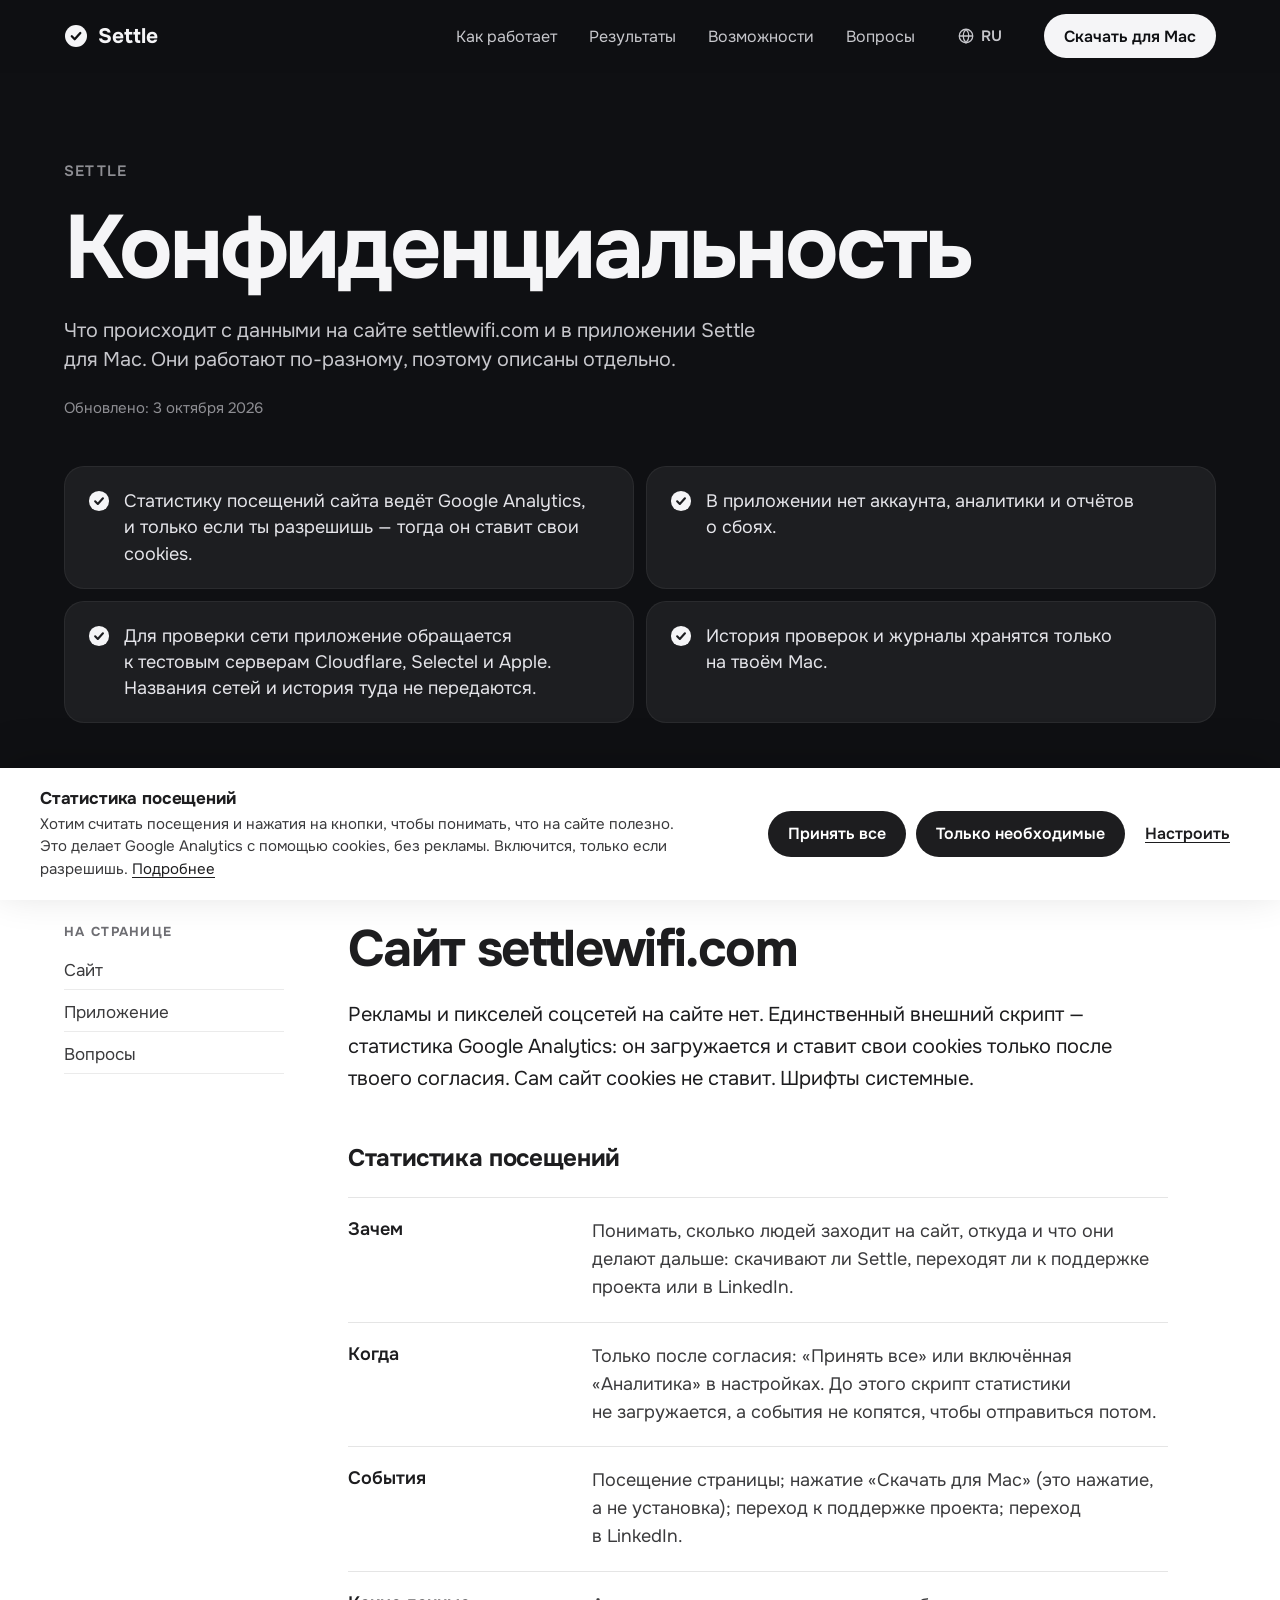
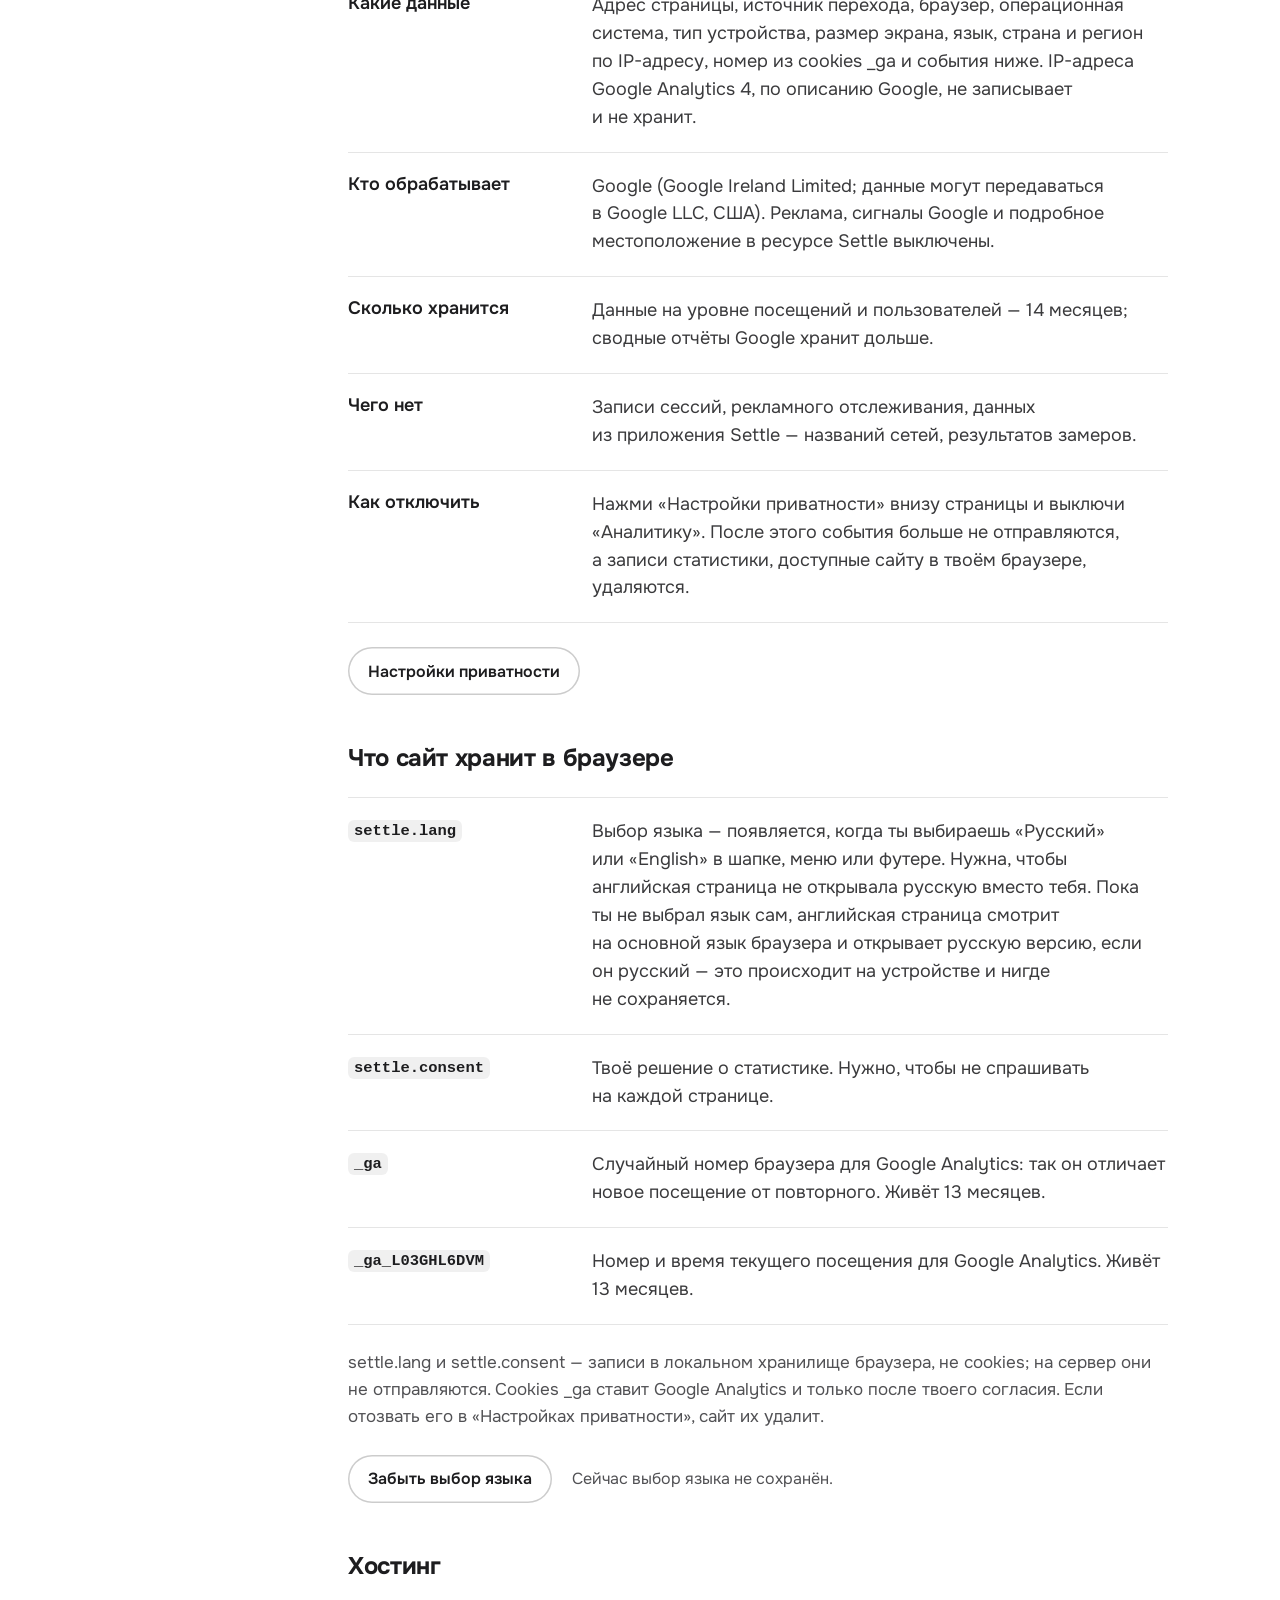
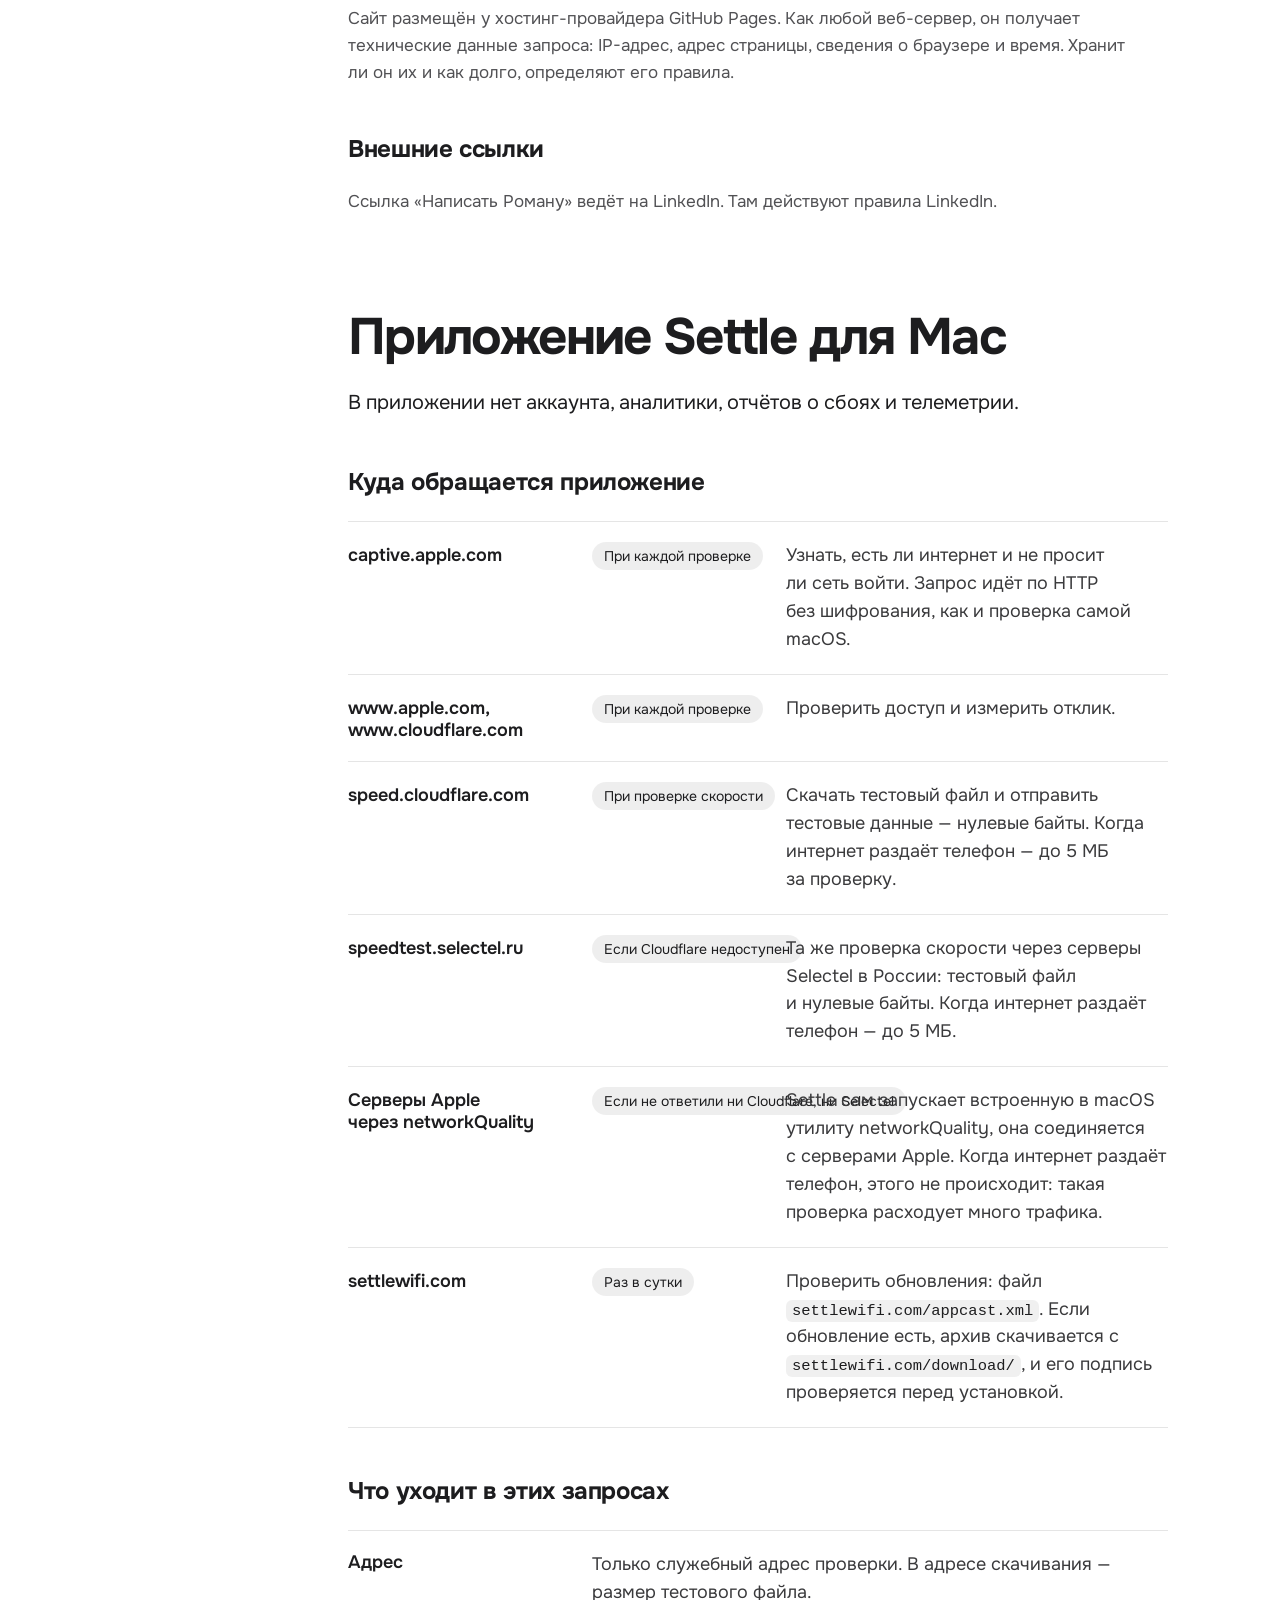
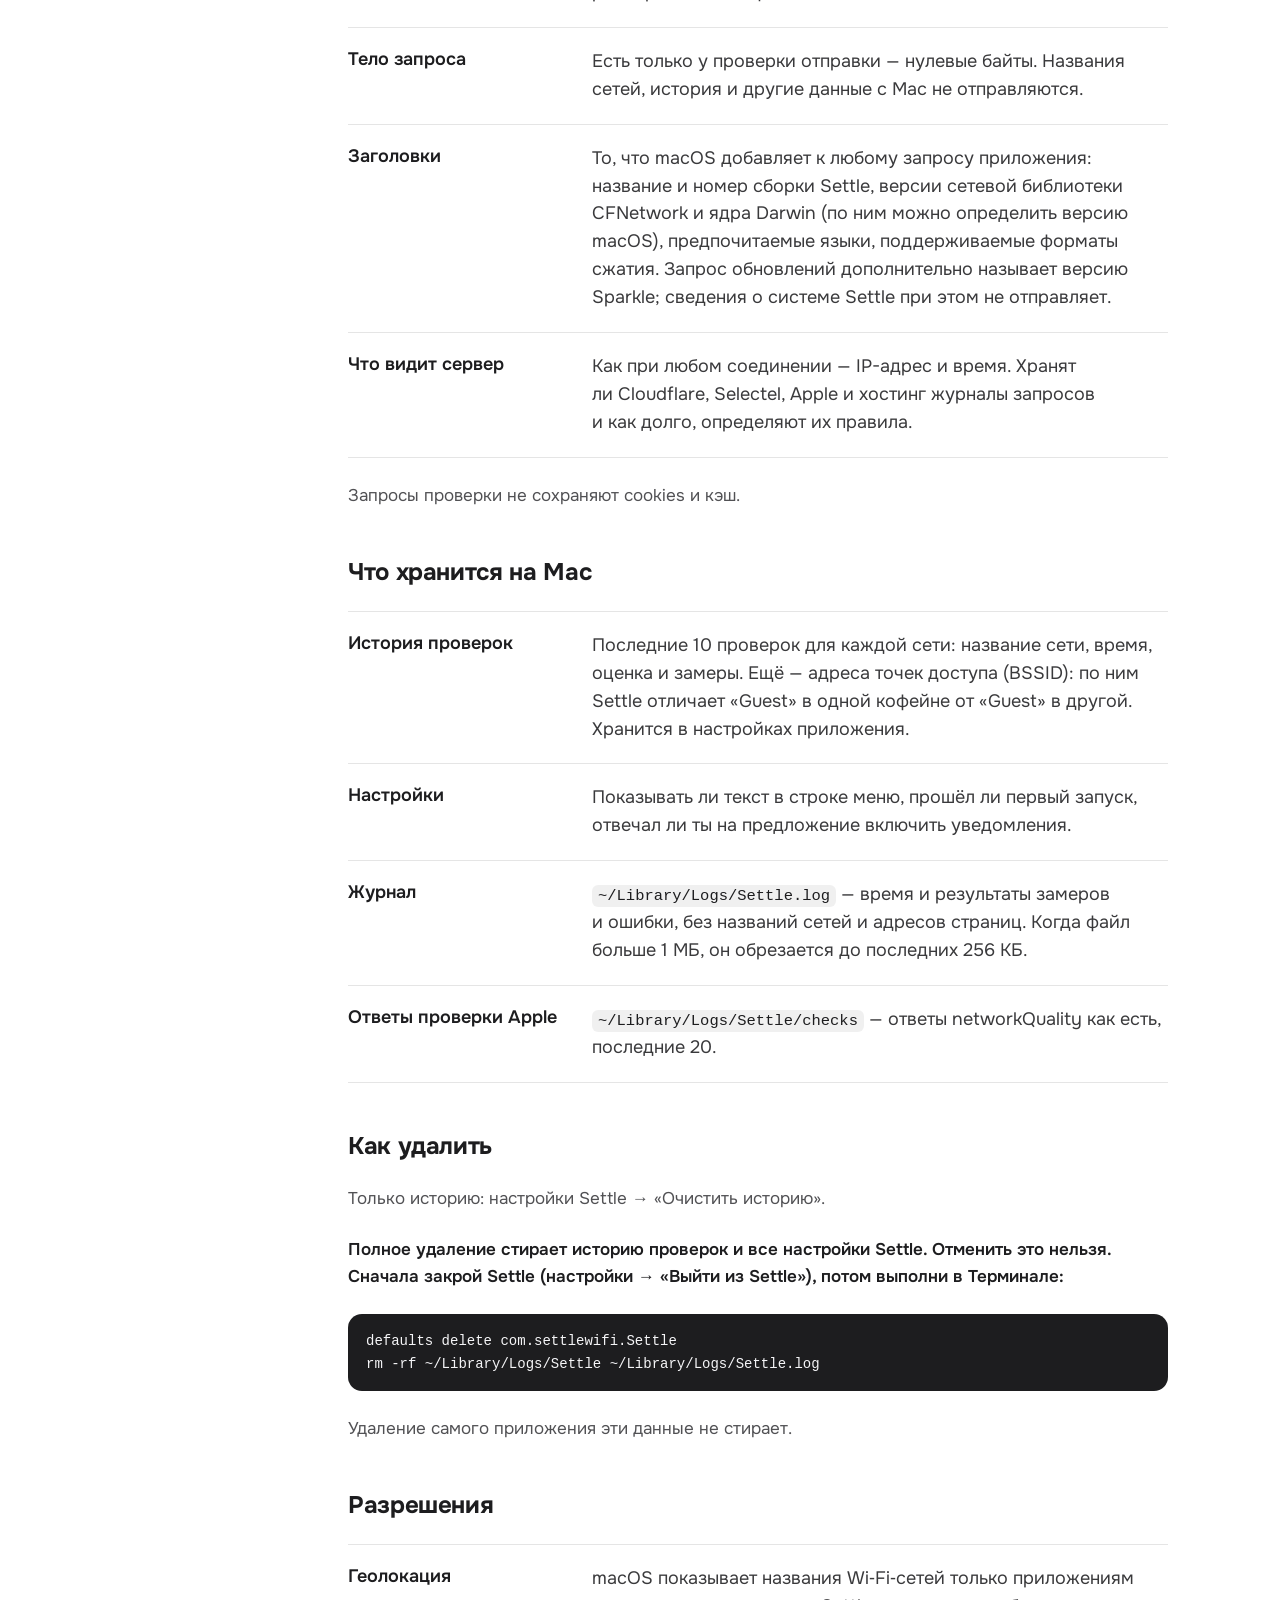
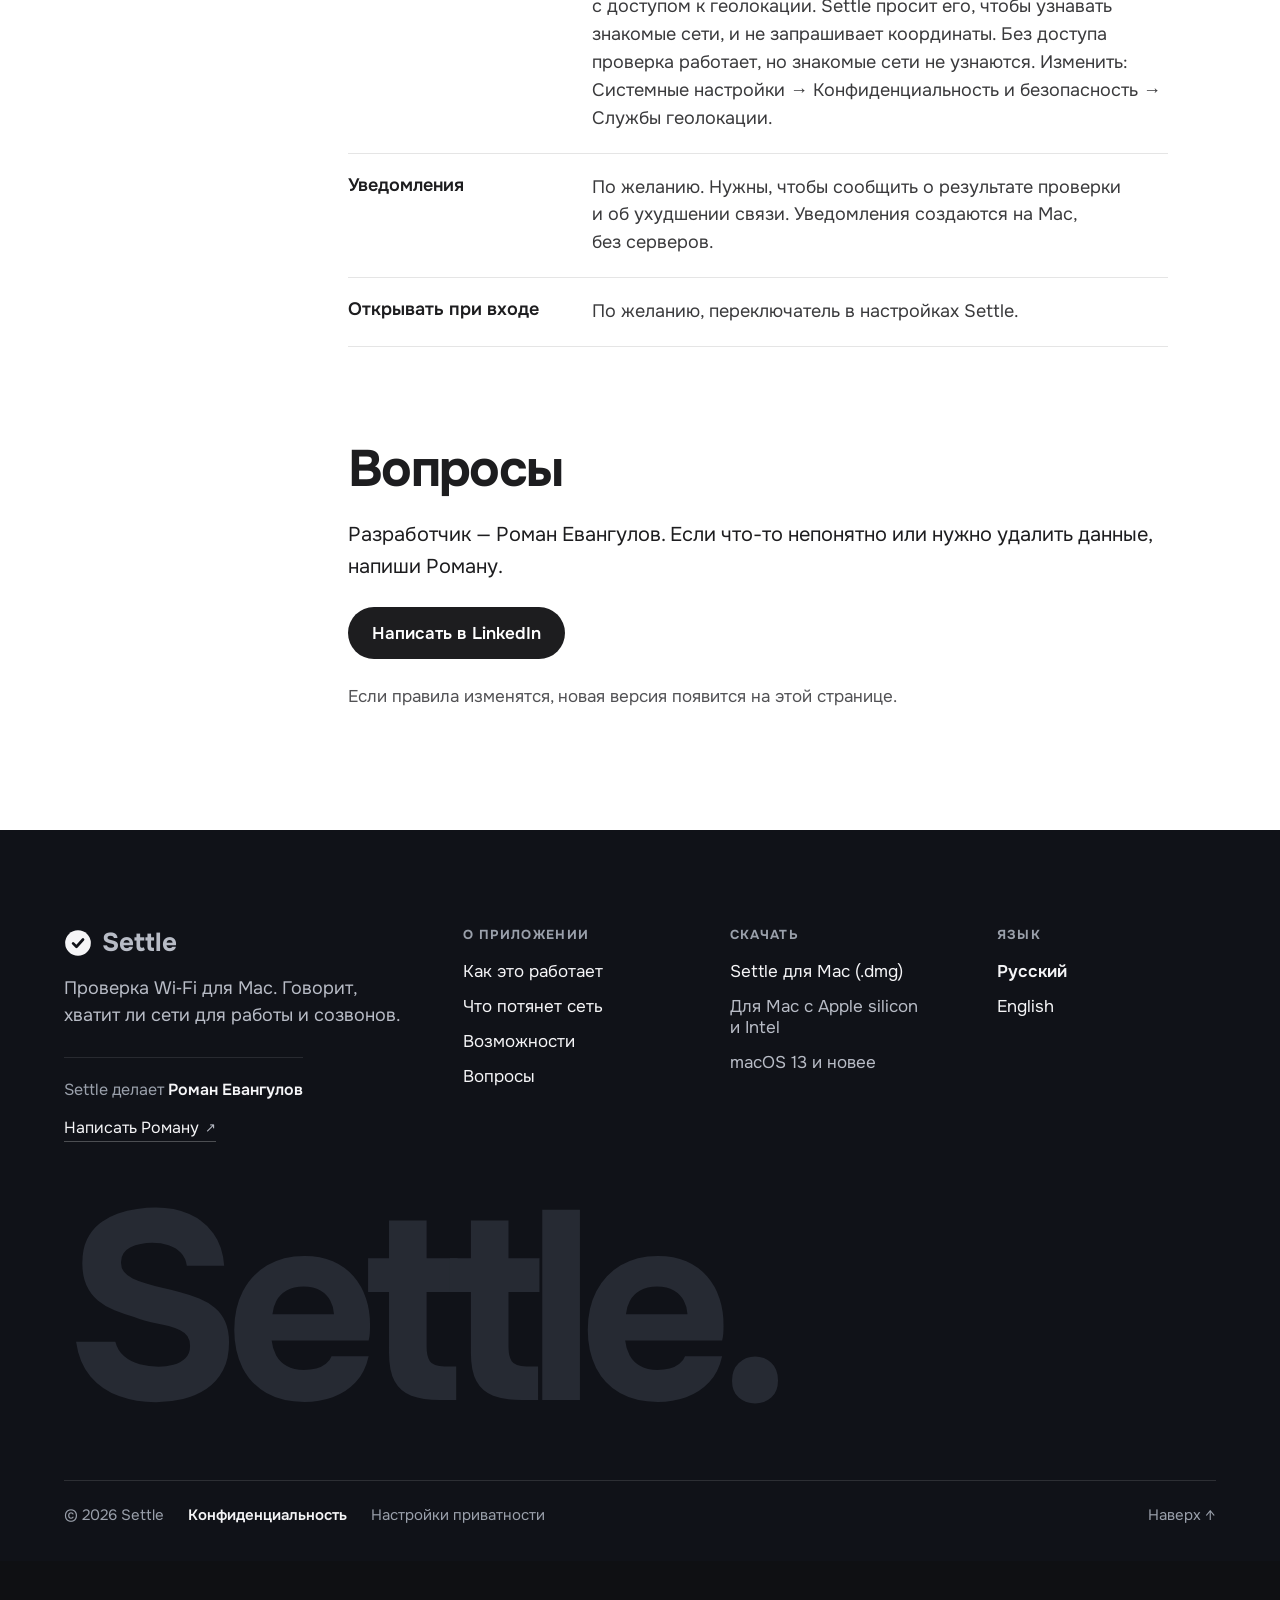
<file: ru/privacy/index.html>
<!doctype html>
<html lang="ru">
<head>
<meta charset="utf-8">
<meta name="viewport" content="width=device-width, initial-scale=1">
<title>Конфиденциальность&nbsp;— Settle</title>
<meta name="description" content="Какие данные обрабатывают сайт settlewifi.com и приложение Settle для Mac, зачем они нужны и кто их обрабатывает. Коротко и простыми словами.">
<meta name="theme-color" content="#0f1013">
<link rel="alternate" hreflang="en" href="https://settlewifi.com/privacy/">
<link rel="alternate" hreflang="ru" href="https://settlewifi.com/ru/privacy/">
<link rel="alternate" hreflang="x-default" href="https://settlewifi.com/privacy/">
<link rel="icon" href="/favicon.png">
<link rel="apple-touch-icon" href="/icon.png">
<link rel="canonical" href="https://settlewifi.com/ru/privacy/">
<meta property="og:type" content="website">
<meta property="og:site_name" content="Settle">
<meta property="og:title" content="Конфиденциальность — Settle">
<meta property="og:description" content="Какие данные обрабатывают сайт settlewifi.com и приложение Settle для Mac, зачем они нужны и кто их обрабатывает. Коротко и простыми словами.">
<meta property="og:url" content="https://settlewifi.com/ru/privacy/">
<meta property="og:locale" content="ru_RU">
<meta property="og:image" content="https://settlewifi.com/assets/og-ru.png">
<meta property="og:image:width" content="1200">
<meta property="og:image:height" content="630">
<meta property="og:image:alt" content="Settle — можно ли тут работать?">
<meta name="twitter:card" content="summary_large_image">
<meta name="twitter:title" content="Конфиденциальность — Settle">
<meta name="twitter:description" content="Какие данные обрабатывают сайт settlewifi.com и приложение Settle для Mac, зачем они нужны и кто их обрабатывает. Коротко и простыми словами.">
<meta name="twitter:image" content="https://settlewifi.com/assets/og-ru.png">

<script>document.documentElement.classList.add('js')</script>
<link rel="stylesheet" href="/assets/settle.css?v=bcdb3af1">
</head>
<body id="top">

<script type="application/json" id="settle-analytics">{"provider": "ga4", "id": "G-L03GHL6DVM", "src": "https://www.googletagmanager.com/gtag/js?id=G-L03GHL6DVM", "attrs": {}, "storage": ["ga"], "consent": true, "paypal": ""}</script>
<div class="consent" id="cc" role="region" aria-labelledby="cc-t" hidden>
  <p class="cc-t" id="cc-t">Статистика посещений</p>
  <p class="cc-p">Хотим считать посещения и&nbsp;нажатия на&nbsp;кнопки, чтобы понимать, что&nbsp;на&nbsp;сайте полезно. Это&nbsp;делает Google Analytics с&nbsp;помощью cookies, без&nbsp;рекламы. Включится, только если разрешишь. <a href="/ru/privacy/#analytics">Подробнее</a></p>
  <div class="cc-acts"><button type="button" class="cb eq" data-cc="all">Принять все</button><button type="button" class="cb eq" data-cc="necessary">Только необходимые</button><button type="button" class="cb tx" data-cc-open>Настроить</button></div>
</div>
<dialog class="ccd" id="ccd" aria-labelledby="ccd-t">
  <form method="dialog" class="ccd-in">
    <div class="ccd-head"><h2 id="ccd-t">Настройки приватности</h2><button type="submit" value="close" class="ccd-x" aria-label="Закрыть">×</button></div>
    <p class="ccd-p">Выбери, что&nbsp;можно использовать на&nbsp;этом сайте. Решение можно изменить в&nbsp;любой момент&nbsp;— ссылка «Настройки приватности» внизу страницы.</p>
    <div class="cat"><h3 id="cat-n">Необходимые</h3><span class="always">Всегда включены</span><p>Запоминают выбор языка и&nbsp;это&nbsp;решение о&nbsp;статистике. Хранятся только в&nbsp;твоём браузере и&nbsp;никуда не&nbsp;отправляются.</p></div>
    <div class="cat"><h3><label for="cc-an">Аналитика</label></h3>
      <span class="sw"><input type="checkbox" id="cc-an" role="switch" aria-describedby="cc-an-d"><i aria-hidden="true"></i></span>
      <p id="cc-an-d">Считает посещения страниц и&nbsp;нажатия на&nbsp;«Скачать для&nbsp;Mac», «Поддержать проект» и&nbsp;ссылку на&nbsp;LinkedIn. Обрабатывает Google Analytics. Не&nbsp;включается, пока ты&nbsp;не&nbsp;разрешишь.</p></div>
    <div class="ccd-acts"><button type="button" class="cb eq" data-cc="save">Сохранить выбор</button><button type="button" class="cb ln" data-cc="necessary">Только необходимые</button><button type="button" class="cb ln" data-cc="all">Принять все</button></div>
  </form>
</dialog>
<p class="cc-toast" id="cc-toast" role="status" aria-live="polite" hidden>Выбор сохранён</p>
<header class="top dark">
  <div class="wrap top-in">
    <a class="brand" href="/ru/"><svg class="logo" viewBox="0 0 24 24" aria-hidden="true"><mask id="m39" maskUnits="userSpaceOnUse" x="0" y="0" width="24" height="24"><rect width="24" height="24" fill="#fff"/><path d="M7.8 12.3l2.9 2.9 5.6-6.2" fill="none" stroke="#000" stroke-width="2.3" stroke-linecap="round" stroke-linejoin="round"/></mask><circle cx="12" cy="12" r="11" fill="currentColor" mask="url(#m39)"/></svg><span>Settle</span></a>
    <nav aria-label="Разделы" class="nav"><a class="navl" href="/ru/#how">Как&nbsp;работает</a><a class="navl" href="/ru/#results">Результаты</a><a class="navl" href="/ru/#features">Возможности</a><a class="navl" href="/ru/#faq">Вопросы</a><div class="lang"><button type="button" class="lang-b" aria-haspopup="true" aria-expanded="false" aria-controls="langm" aria-label="Язык: русский"><svg viewBox="0 0 24 24" fill="none" stroke="currentColor" stroke-width="1.7" aria-hidden="true"><circle cx="12" cy="12" r="9"/><path d="M3 12h18M12 3c2.6 2.6 3.8 5.6 3.8 9s-1.2 6.4-3.8 9c-2.6-2.6-3.8-5.6-3.8-9S9.4 5.6 12 3"/></svg><span>RU</span></button><div id="langm" class="lang-m" hidden><a href="/privacy/" lang="en" data-lang="en">English<span aria-hidden="true"></span></a><a href="/ru/privacy/" lang="ru" data-lang="ru" aria-current="true">Русский<span aria-hidden="true">✓</span></a></div></div><a class="btn btn-light btn-s" href="/download/Settle.dmg">Скачать для&nbsp;Mac</a></nav><button type="button" class="burger" aria-expanded="false" aria-controls="mnav" aria-label="Открыть меню" data-open="Открыть меню" data-close="Закрыть меню"><i></i><i></i><i></i></button>
  </div>
  <nav id="mnav" class="mnav" aria-label="Меню" hidden><div class="wrap"><a href="/ru/#how">Как&nbsp;это&nbsp;работает<span>›</span></a><a href="/ru/#results">Что&nbsp;потянет сеть<span>›</span></a><a href="/ru/#features">Возможности<span>›</span></a><a href="/ru/#faq">Вопросы<span>›</span></a><div class="mlang"><span>Язык</span><div class="seg"><a href="/privacy/" lang="en" data-lang="en">English</a><a href="/ru/privacy/" lang="ru" data-lang="ru" aria-current="true">Русский</a></div></div><a class="btn btn-light" href="/download/Settle.dmg">Скачать для&nbsp;Mac</a></div></nav>
</header>
<main>
<section class="dark doc-hero">
  <div class="wrap">
    <p class="eyebrow">Settle</p>
    <h1 class="h1 doc-h1">Конфиден&shy;циальность</h1>
    <p class="lead">Что&nbsp;происходит с&nbsp;данными на&nbsp;сайте settlewifi.com и&nbsp;в&nbsp;приложении Settle для&nbsp;Mac. Они работают по-разному, поэтому описаны отдельно.</p>
    <p class="meta">Обновлено: 3 октября 2026</p>
    <ul class="short"><li><svg class="g" viewBox="0 0 24 24" aria-hidden="true"><mask id="m40" maskUnits="userSpaceOnUse" x="0" y="0" width="24" height="24"><rect width="24" height="24" fill="#fff"/><path d="M7.8 12.3l2.9 2.9 5.6-6.2" fill="none" stroke="#000" stroke-width="2.3" stroke-linecap="round" stroke-linejoin="round"/></mask><circle cx="12" cy="12" r="11" fill="currentColor" mask="url(#m40)"/></svg><span>Статистику посещений сайта ведёт Google Analytics, и&nbsp;только если ты&nbsp;разрешишь&nbsp;— тогда он&nbsp;ставит свои cookies.</span></li><li><svg class="g" viewBox="0 0 24 24" aria-hidden="true"><mask id="m41" maskUnits="userSpaceOnUse" x="0" y="0" width="24" height="24"><rect width="24" height="24" fill="#fff"/><path d="M7.8 12.3l2.9 2.9 5.6-6.2" fill="none" stroke="#000" stroke-width="2.3" stroke-linecap="round" stroke-linejoin="round"/></mask><circle cx="12" cy="12" r="11" fill="currentColor" mask="url(#m41)"/></svg><span>В&nbsp;приложении нет аккаунта, аналитики и&nbsp;отчётов о&nbsp;сбоях.</span></li><li><svg class="g" viewBox="0 0 24 24" aria-hidden="true"><mask id="m42" maskUnits="userSpaceOnUse" x="0" y="0" width="24" height="24"><rect width="24" height="24" fill="#fff"/><path d="M7.8 12.3l2.9 2.9 5.6-6.2" fill="none" stroke="#000" stroke-width="2.3" stroke-linecap="round" stroke-linejoin="round"/></mask><circle cx="12" cy="12" r="11" fill="currentColor" mask="url(#m42)"/></svg><span>Для&nbsp;проверки сети приложение обращается к&nbsp;тестовым серверам Cloudflare, Selectel и&nbsp;Apple. Названия сетей и&nbsp;история туда не&nbsp;передаются.</span></li><li><svg class="g" viewBox="0 0 24 24" aria-hidden="true"><mask id="m43" maskUnits="userSpaceOnUse" x="0" y="0" width="24" height="24"><rect width="24" height="24" fill="#fff"/><path d="M7.8 12.3l2.9 2.9 5.6-6.2" fill="none" stroke="#000" stroke-width="2.3" stroke-linecap="round" stroke-linejoin="round"/></mask><circle cx="12" cy="12" r="11" fill="currentColor" mask="url(#m43)"/></svg><span>История проверок и&nbsp;журналы хранятся только на&nbsp;твоём Mac.</span></li></ul>
  </div>
</section>
<section class="white doc">
  <div class="wrap doc-grid">
    <nav class="toc" aria-label="На странице"><p>На&nbsp;странице</p><a href="#site">Сайт</a><a href="#app">Приложение</a><a href="#contact">Вопросы</a></nav>
    <div class="doc-body">
      <section id="site" class="part">
        <h2 class="h2">Сайт settlewifi.com</h2>
        <p class="note big">Рекламы и&nbsp;пикселей соцсетей на&nbsp;сайте нет. Единственный внешний скрипт&nbsp;— статистика Google Analytics: он&nbsp;загружается и&nbsp;ставит свои cookies только после твоего согласия. Сам сайт cookies не&nbsp;ставит. Шрифты системные.</p>
        <h3 class="h3" id="analytics">Статистика посещений</h3><dl class="dlist"><div class="drow"><dt>Зачем</dt><dd>Понимать, сколько людей заходит на&nbsp;сайт, откуда и&nbsp;что&nbsp;они делают дальше: скачивают ли&nbsp;Settle, переходят ли&nbsp;к&nbsp;поддержке проекта или&nbsp;в&nbsp;LinkedIn.</dd></div><div class="drow"><dt>Когда</dt><dd>Только после согласия: «Принять все» или&nbsp;включённая «Аналитика» в&nbsp;настройках. До&nbsp;этого скрипт статистики не&nbsp;загружается, а&nbsp;события не&nbsp;копятся, чтобы отправиться потом.</dd></div><div class="drow"><dt>События</dt><dd>Посещение страницы; нажатие «Скачать для&nbsp;Mac» (это&nbsp;нажатие, а&nbsp;не&nbsp;установка); переход к&nbsp;поддержке проекта; переход в&nbsp;LinkedIn.</dd></div><div class="drow"><dt>Какие данные</dt><dd>Адрес страницы, источник перехода, браузер, операционная система, тип устройства, размер экрана, язык, страна и&nbsp;регион по&nbsp;IP-адресу, номер из&nbsp;cookies _ga и&nbsp;события ниже. IP-адреса Google Analytics 4, по&nbsp;описанию Google, не&nbsp;записывает и&nbsp;не&nbsp;хранит.</dd></div><div class="drow"><dt>Кто обрабатывает</dt><dd>Google (Google Ireland Limited; данные могут передаваться в&nbsp;Google LLC, США). Реклама, сигналы Google и&nbsp;подробное местоположение в&nbsp;ресурсе Settle выключены.</dd></div><div class="drow"><dt>Сколько хранится</dt><dd>Данные на&nbsp;уровне посещений и&nbsp;пользователей&nbsp;— 14 месяцев; сводные отчёты Google хранит дольше.</dd></div><div class="drow"><dt>Чего нет</dt><dd>Записи сессий, рекламного отслеживания, данных из&nbsp;приложения Settle&nbsp;— названий сетей, результатов замеров.</dd></div><div class="drow"><dt>Как&nbsp;отключить</dt><dd>Нажми «Настройки приватности» внизу страницы и&nbsp;выключи «Аналитику». После этого события больше не&nbsp;отправляются, а&nbsp;записи статистики, доступные сайту в&nbsp;твоём браузере, удаляются.</dd></div></dl><div class="forget"><button type="button" class="btn btn-line" data-cc-open>Настройки приватности</button></div>
        <h3 class="h3">Что&nbsp;сайт хранит в&nbsp;браузере</h3>
        <dl class="dlist"><div class="drow"><dt><code>settle.lang</code></dt><dd>Выбор языка&nbsp;— появляется, когда ты&nbsp;выбираешь «Русский» или&nbsp;«English» в&nbsp;шапке, меню или&nbsp;футере. Нужна, чтобы английская страница не&nbsp;открывала русскую вместо тебя. Пока ты&nbsp;не&nbsp;выбрал язык сам, английская страница смотрит на&nbsp;основной язык браузера и&nbsp;открывает русскую версию, если он&nbsp;русский&nbsp;— это&nbsp;происходит на&nbsp;устройстве и&nbsp;нигде не&nbsp;сохраняется.</dd></div><div class="drow"><dt><code>settle.consent</code></dt><dd>Твоё решение о&nbsp;статистике. Нужно, чтобы не&nbsp;спрашивать на&nbsp;каждой странице.</dd></div><div class="drow"><dt><code>_ga</code></dt><dd>Случайный номер браузера для&nbsp;Google Analytics: так он&nbsp;отличает новое посещение от&nbsp;повторного. Живёт 13 месяцев.</dd></div><div class="drow"><dt><code>_ga_L03GHL6DVM</code></dt><dd>Номер и&nbsp;время текущего посещения для&nbsp;Google Analytics. Живёт 13 месяцев.</dd></div></dl>
        <p class="note">settle.lang и&nbsp;settle.consent&nbsp;— записи в&nbsp;локальном хранилище браузера, не&nbsp;cookies; на&nbsp;сервер они не&nbsp;отправляются. Cookies _ga ставит Google Analytics и&nbsp;только после твоего согласия. Если отозвать его в&nbsp;«Настройках приватности», сайт их&nbsp;удалит.</p>
        <div class="forget" data-forget data-none="Сейчас выбор языка не сохранён." data-saved="Сейчас сохранён выбор: {v}." data-done="Готово, выбор языка удалён.">
          <button type="button" class="btn btn-line">Забыть выбор языка</button><p class="forget-status" aria-live="polite">Сейчас выбор языка не&nbsp;сохранён.</p>
        </div>
        <h3 class="h3">Хостинг</h3>
        <p class="note">Сайт размещён у&nbsp;хостинг-провайдера GitHub Pages. Как&nbsp;любой веб-сервер, он&nbsp;получает технические данные запроса: IP-адрес, адрес страницы, сведения о&nbsp;браузере и&nbsp;время. Хранит ли&nbsp;он&nbsp;их&nbsp;и&nbsp;как&nbsp;долго, определяют его правила.</p>
        <h3 class="h3">Внешние ссылки</h3>
        <p class="note">Ссылка «Написать Роману» ведёт на&nbsp;LinkedIn. Там действуют правила LinkedIn.</p>
      </section>
      <section id="app" class="part">
        <h2 class="h2">Приложение Settle для&nbsp;Mac</h2>
        <p class="note big">В&nbsp;приложении нет аккаунта, аналитики, отчётов о&nbsp;сбоях и&nbsp;телеметрии.</p>
        <h3 class="h3">Куда обращается приложение</h3>
        <div class="rlist"><div class="rrow"><div class="rhost">captive.apple.com</div><div class="rwhen"><span>При&nbsp;каждой проверке</span></div><p>Узнать, есть ли&nbsp;интернет и&nbsp;не&nbsp;просит ли&nbsp;сеть войти. Запрос идёт по&nbsp;HTTP без&nbsp;шифрования, как&nbsp;и&nbsp;проверка самой macOS.</p></div><div class="rrow"><div class="rhost">www.apple.com, www.cloudflare.com</div><div class="rwhen"><span>При&nbsp;каждой проверке</span></div><p>Проверить доступ и&nbsp;измерить отклик.</p></div><div class="rrow"><div class="rhost">speed.cloudflare.com</div><div class="rwhen"><span>При&nbsp;проверке скорости</span></div><p>Скачать тестовый файл и&nbsp;отправить тестовые данные&nbsp;— нулевые байты. Когда интернет раздаёт телефон&nbsp;— до&nbsp;5&nbsp;МБ за&nbsp;проверку.</p></div><div class="rrow"><div class="rhost">speedtest.selectel.ru</div><div class="rwhen"><span>Если Cloudflare недоступен</span></div><p>Та же&nbsp;проверка скорости через&nbsp;серверы Selectel в&nbsp;России: тестовый файл и&nbsp;нулевые байты. Когда интернет раздаёт телефон&nbsp;— до&nbsp;5&nbsp;МБ.</p></div><div class="rrow"><div class="rhost">Серверы Apple через&nbsp;networkQuality</div><div class="rwhen"><span>Если не&nbsp;ответили ни&nbsp;Cloudflare, ни&nbsp;Selectel</span></div><p>Settle сам запускает встроенную в&nbsp;macOS утилиту networkQuality, она соединяется с&nbsp;серверами Apple. Когда интернет раздаёт телефон, этого не&nbsp;происходит: такая проверка расходует много трафика.</p></div><div class="rrow"><div class="rhost">settlewifi.com</div><div class="rwhen"><span>Раз в&nbsp;сутки</span></div><p>Проверить обновления: файл <code>settlewifi.com/appcast.xml</code>. Если обновление есть, архив скачивается с <code>settlewifi.com/download/</code>, и&nbsp;его подпись проверяется перед установкой.</p></div></div>
        <h3 class="h3">Что&nbsp;уходит в&nbsp;этих запросах</h3>
        <dl class="dlist"><div class="drow"><dt>Адрес</dt><dd>Только служебный адрес проверки. В&nbsp;адресе скачивания&nbsp;— размер тестового файла.</dd></div><div class="drow"><dt>Тело запроса</dt><dd>Есть только у&nbsp;проверки отправки&nbsp;— нулевые байты. Названия сетей, история и&nbsp;другие данные с&nbsp;Mac не&nbsp;отправляются.</dd></div><div class="drow"><dt>Заголовки</dt><dd>То, что&nbsp;macOS добавляет к&nbsp;любому запросу приложения: название и&nbsp;номер сборки Settle, версии сетевой библиотеки CFNetwork и&nbsp;ядра Darwin (по&nbsp;ним можно определить версию macOS), предпочитаемые языки, поддерживаемые форматы сжатия. Запрос обновлений дополнительно называет версию Sparkle; сведения о&nbsp;системе Settle при&nbsp;этом не&nbsp;отправляет.</dd></div><div class="drow"><dt>Что&nbsp;видит сервер</dt><dd>Как&nbsp;при&nbsp;любом соединении&nbsp;— IP-адрес и&nbsp;время. Хранят ли&nbsp;Cloudflare, Selectel, Apple и&nbsp;хостинг журналы запросов и&nbsp;как&nbsp;долго, определяют их&nbsp;правила.</dd></div></dl>
        <p class="note">Запросы проверки не&nbsp;сохраняют cookies и&nbsp;кэш.</p>
        <h3 class="h3">Что&nbsp;хранится на&nbsp;Mac</h3>
        <dl class="dlist"><div class="drow"><dt>История проверок</dt><dd>Последние 10 проверок для&nbsp;каждой сети: название сети, время, оценка и&nbsp;замеры. Ещё&nbsp;— адреса точек доступа (BSSID): по&nbsp;ним Settle отличает «Guest» в&nbsp;одной кофейне от&nbsp;«Guest» в&nbsp;другой. Хранится в&nbsp;настройках приложения.</dd></div><div class="drow"><dt>Настройки</dt><dd>Показывать ли&nbsp;текст в&nbsp;строке меню, прошёл ли&nbsp;первый запуск, отвечал ли&nbsp;ты&nbsp;на&nbsp;предложение включить уведомления.</dd></div><div class="drow"><dt>Журнал</dt><dd><code>~/Library/Logs/Settle.log</code> — время и&nbsp;результаты замеров и&nbsp;ошибки, без&nbsp;названий сетей и&nbsp;адресов страниц. Когда файл больше 1&nbsp;МБ, он&nbsp;обрезается до&nbsp;последних 256&nbsp;КБ.</dd></div><div class="drow"><dt>Ответы проверки Apple</dt><dd><code>~/Library/Logs/Settle/checks</code> — ответы networkQuality как&nbsp;есть, последние 20.</dd></div></dl>
        <h3 class="h3">Как&nbsp;удалить</h3>
        <p class="note">Только историю: настройки Settle → «Очистить историю».</p>
        <p class="note warn">Полное удаление стирает историю проверок и&nbsp;все настройки Settle. Отменить это&nbsp;нельзя. Сначала закрой Settle (настройки → «Выйти из&nbsp;Settle»), потом выполни в&nbsp;Терминале:</p>
        <pre class="cmd"><code>defaults delete com.settlewifi.Settle
rm -rf ~/Library/Logs/Settle ~/Library/Logs/Settle.log</code></pre>
        <p class="note">Удаление самого приложения эти данные не&nbsp;стирает.</p>
        <h3 class="h3">Разрешения</h3>
        <dl class="dlist"><div class="drow"><dt>Геолокация</dt><dd>macOS показывает названия Wi‑Fi‑сетей только приложениям с&nbsp;доступом к&nbsp;геолокации. Settle просит его, чтобы узнавать знакомые сети, и&nbsp;не&nbsp;запрашивает координаты. Без&nbsp;доступа проверка работает, но&nbsp;знакомые сети не&nbsp;узнаются. Изменить: Системные настройки → Конфиденциальность и&nbsp;безопасность → Службы геолокации.</dd></div><div class="drow"><dt>Уведомления</dt><dd>По&nbsp;желанию. Нужны, чтобы сообщить о&nbsp;результате проверки и&nbsp;об&nbsp;ухудшении связи. Уведомления создаются на&nbsp;Mac, без&nbsp;серверов.</dd></div><div class="drow"><dt>Открывать при&nbsp;входе</dt><dd>По&nbsp;желанию, переключатель в&nbsp;настройках Settle.</dd></div></dl>
      </section>
      <section id="contact" class="part">
        <h2 class="h2">Вопросы</h2>
        <p class="note big">Разработчик&nbsp;— Роман Евангулов. Если что-то непонятно или&nbsp;нужно удалить данные, напиши Роману.</p>
        <div class="btns"><a class="btn btn-dark" href="https://www.linkedin.com/in/evangulov" target="_blank" rel="noopener">Написать в&nbsp;LinkedIn</a></div>
        <p class="note">Если правила изменятся, новая версия появится на&nbsp;этой странице.</p>
      </section>
    </div>
  </div>
</section></main>

<footer class="foot">
  <div class="wrap">
    <div class="foot-top">
      <div class="foot-intro">
        <a class="brand" href="/ru/"><svg class="logo" viewBox="0 0 24 24" aria-hidden="true"><mask id="m44" maskUnits="userSpaceOnUse" x="0" y="0" width="24" height="24"><rect width="24" height="24" fill="#fff"/><path d="M7.8 12.3l2.9 2.9 5.6-6.2" fill="none" stroke="#000" stroke-width="2.3" stroke-linecap="round" stroke-linejoin="round"/></mask><circle cx="12" cy="12" r="11" fill="currentColor" mask="url(#m44)"/></svg><span>Settle</span></a>
        <p>Проверка Wi‑Fi для&nbsp;Mac. Говорит, хватит ли&nbsp;сети для&nbsp;работы и&nbsp;созвонов.</p>
        <div class="author"><p>Settle делает <b>Роман&nbsp;Евангулов</b></p><div class="author-links"><a href="https://www.linkedin.com/in/evangulov" target="_blank" rel="noopener">Написать Роману<span aria-hidden="true">↗</span></a></div></div>
      </div>
      <nav aria-label="О приложении"><h3>О&nbsp;приложении</h3><a href="/ru/#how">Как&nbsp;это&nbsp;работает</a><a href="/ru/#results">Что&nbsp;потянет сеть</a><a href="/ru/#features">Возможности</a><a href="/ru/#faq">Вопросы</a></nav>
      <div><h3>Скачать</h3><a href="/download/Settle.dmg">Settle для&nbsp;Mac (.dmg)</a><span>Для&nbsp;Mac с&nbsp;Apple silicon и&nbsp;Intel</span><span>macOS 13 и&nbsp;новее</span></div>
      <nav aria-label="Язык"><h3>Язык</h3>
        <a href="/ru/privacy/" lang="ru" aria-current="page" data-lang="ru">Русский</a><a href="/privacy/" lang="en" data-lang="en">English</a></nav>
    </div>
    <div class="foot-word" aria-hidden="true" data-fw><span class="fl">S</span><span class="fl">e</span><span class="fl">t</span><span class="fl">t</span><span class="fl">l</span><span class="fl">e</span><span class="fdot"><span class="pt">.</span><span class="ck"><svg class="g" viewBox="0 0 24 24" aria-hidden="true"><mask id="m45" maskUnits="userSpaceOnUse" x="0" y="0" width="24" height="24"><rect width="24" height="24" fill="#fff"/><path d="M7.8 12.3l2.9 2.9 5.6-6.2" fill="none" stroke="#000" stroke-width="2.3" stroke-linecap="round" stroke-linejoin="round"/></mask><circle cx="12" cy="12" r="11" fill="currentColor" mask="url(#m45)"/></svg></span></span></div>
    <div class="foot-bottom"><span class="fb-left"><span>© 2026 Settle</span><a href="/ru/privacy/" aria-current="page">Конфиденциальность</a><button type="button" class="linkish" data-cc-open>Настройки приватности</button></span><a href="#top">Наверх ↑</a></div>
  </div>
</footer>
<script src="/assets/settle.js?v=a2be1a72" defer></script>
</body>
</html>
</file>
<file: assets/settle.css>
@font-face{font-family:'Onest';font-style:normal;font-display:swap;font-weight:400;src:url(/assets/fonts/onest-latin-400-normal.woff2) format('woff2');unicode-range:U+0000-00FF,U+0131,U+0152-0153,U+02BB-02BC,U+02C6,U+02DA,U+02DC,U+0304,U+0308,U+0329,U+2000-206F,U+20AC,U+2122,U+2191,U+2193,U+2212,U+2215,U+FEFF,U+FFFD}
@font-face{font-family:'Onest';font-style:normal;font-display:swap;font-weight:500;src:url(/assets/fonts/onest-latin-500-normal.woff2) format('woff2');unicode-range:U+0000-00FF,U+0131,U+0152-0153,U+02BB-02BC,U+02C6,U+02DA,U+02DC,U+0304,U+0308,U+0329,U+2000-206F,U+20AC,U+2122,U+2191,U+2193,U+2212,U+2215,U+FEFF,U+FFFD}
@font-face{font-family:'Onest';font-style:normal;font-display:swap;font-weight:600;src:url(/assets/fonts/onest-latin-600-normal.woff2) format('woff2');unicode-range:U+0000-00FF,U+0131,U+0152-0153,U+02BB-02BC,U+02C6,U+02DA,U+02DC,U+0304,U+0308,U+0329,U+2000-206F,U+20AC,U+2122,U+2191,U+2193,U+2212,U+2215,U+FEFF,U+FFFD}
@font-face{font-family:'Onest';font-style:normal;font-display:swap;font-weight:700;src:url(/assets/fonts/onest-latin-700-normal.woff2) format('woff2');unicode-range:U+0000-00FF,U+0131,U+0152-0153,U+02BB-02BC,U+02C6,U+02DA,U+02DC,U+0304,U+0308,U+0329,U+2000-206F,U+20AC,U+2122,U+2191,U+2193,U+2212,U+2215,U+FEFF,U+FFFD}
@font-face{font-family:'Onest';font-style:normal;font-display:swap;font-weight:400;src:url(/assets/fonts/onest-cyrillic-400-normal.woff2) format('woff2');unicode-range:U+0301,U+0400-045F,U+0490-0491,U+04B0-04B1,U+2116}
@font-face{font-family:'Onest';font-style:normal;font-display:swap;font-weight:500;src:url(/assets/fonts/onest-cyrillic-500-normal.woff2) format('woff2');unicode-range:U+0301,U+0400-045F,U+0490-0491,U+04B0-04B1,U+2116}
@font-face{font-family:'Onest';font-style:normal;font-display:swap;font-weight:600;src:url(/assets/fonts/onest-cyrillic-600-normal.woff2) format('woff2');unicode-range:U+0301,U+0400-045F,U+0490-0491,U+04B0-04B1,U+2116}
@font-face{font-family:'Onest';font-style:normal;font-display:swap;font-weight:700;src:url(/assets/fonts/onest-cyrillic-700-normal.woff2) format('woff2');unicode-range:U+0301,U+0400-045F,U+0490-0491,U+04B0-04B1,U+2116}
/* settlewifi.com — generated by tools/make-site.py */
:root{--ink:#0f1013;--ink2:#1d1d1f;--gray:#3a3a3c;--sub:#b0b0b6;--sub2:#8e8e93;--paper:#f5f5f7;--white:#fff;--accent:#8aa8ff;
 --wall:radial-gradient(80% 90% at 88% 105%,#1636b0 0%,rgba(22,54,176,0) 70%),radial-gradient(65% 75% at 8% 0%,#6d90ff 0%,rgba(109,144,255,0) 70%),radial-gradient(50% 60% at 50% 55%,#3f6af0 0%,rgba(63,106,240,0) 70%),#2c58e6;
 --ease:cubic-bezier(.2,.8,.2,1)}
*{box-sizing:border-box}
[hidden]{display:none!important}
html{scroll-behavior:smooth;-webkit-text-size-adjust:100%}
body{margin:0;background:var(--ink);color:var(--paper);font-family:-apple-system,BlinkMacSystemFont,"SF Pro Text","Helvetica Neue",Arial,sans-serif;-webkit-font-smoothing:antialiased}
h1,h2,h3,.h1,.h2,.foot-word,.res-exp-say{font-family:-apple-system,BlinkMacSystemFont,"SF Pro Display","Helvetica Neue",Arial,sans-serif}
a{color:inherit;text-decoration:none}
a:hover{text-decoration:underline}
button{font:inherit;color:inherit}
:focus-visible{outline:3px solid var(--accent);outline-offset:3px;border-radius:6px}
.wrap{max-width:1312px;margin:0 auto;padding:0 64px}
section[id],#how{scroll-margin-top:84px}
.dark{background:var(--ink);color:var(--paper)}
.light{background:var(--paper);color:var(--ink2)}
.white{background:#fff;color:var(--ink2)}
.h1{margin:0;font-size:clamp(52px,8.2vw,124px);line-height:.94;letter-spacing:-.045em;font-weight:700}
.h2{margin:0;font-size:clamp(40px,5.4vw,80px);line-height:1;letter-spacing:-.04em;font-weight:700}
.lead{margin:0;font-size:clamp(19px,1.55vw,23px);line-height:1.45}
.dark .lead{color:#c7c7cc}.light .lead{color:var(--gray)}
.accent{color:var(--accent)}
.eyebrow{margin:0;font-size:15px;font-weight:600;letter-spacing:.08em;text-transform:uppercase;color:var(--sub2)}
.meta{margin:0;font-size:15px;color:var(--sub2)}
.btns{display:flex;flex-wrap:wrap;gap:12px}
.btn{height:56px;padding:0 28px;display:inline-flex;align-items:center;border-radius:28px;font-size:18px;font-weight:600;white-space:nowrap;text-decoration:none;transition:transform .18s var(--ease),background .18s ease,border-color .18s ease}
.btn:hover{text-decoration:none;transform:translateY(-2px)}
.btn:active{transform:translateY(0) scale(.98)}
.btn-light{background:var(--paper);color:var(--ink)}
.btn-light:hover{background:#fff}
.btn-ghost{border:1.5px solid rgba(255,255,255,.45);color:var(--paper)}
.btn-ghost:hover{border-color:#fff}
/* Windows: planned, not downloadable — a real disabled button, quiet but readable */
.btn-soon{border:0;background:rgba(255,255,255,.08);color:#c7c7cc;font-family:inherit;cursor:default}
.btn-soon:hover,.btn-soon:active{transform:none}
.btn-s{height:44px;padding:0 20px;font-size:16px}
.brand{display:flex;align-items:center;gap:10px;font-size:21px;font-weight:700;text-decoration:none}
.brand:hover{text-decoration:none}
.logo{width:24px;height:24px;color:var(--paper)}
/* header */
.top{position:sticky;top:0;z-index:20;background:rgba(15,16,19,.82);-webkit-backdrop-filter:saturate(1.6) blur(18px);backdrop-filter:saturate(1.6) blur(18px);border-bottom:1px solid transparent;transition:border-color .2s ease}
.top.scrolled{border-bottom-color:rgba(255,255,255,.08)}
.top-in{height:72px;display:flex;align-items:center;justify-content:space-between;gap:24px}
.nav{display:flex;align-items:center;gap:32px;font-size:16px}
.navl{color:#c7c7cc}
/* hero */
.hero{padding:72px 0 112px}
.hero .wrap{display:flex;flex-direction:column;gap:56px}
.hero-grid{display:grid;grid-template-columns:minmax(0,1fr) 400px;gap:48px;align-items:end}
.hero-title{display:flex;flex-direction:column;gap:20px}
.hero-side{display:flex;flex-direction:column;gap:24px;padding-bottom:8px}
/* the Mac corner */
.stage{position:relative;overflow:hidden;border-radius:24px;height:560px;background:var(--wall)}
.sbar{position:absolute;left:0;right:0;top:0;z-index:1}
.barl.b{font-weight:700}
.demo{position:absolute;inset:0}
.demo-in{position:absolute;top:0;right:0;width:640px;height:560px;transform-origin:100% 0;font-size:13px;overflow:hidden}
.mb-settle{position:absolute;left:calc(371px + var(--mbx,0px));top:3px;width:28px;height:20px;border:0;padding:0;border-radius:5px;background:transparent;cursor:pointer;transition:background .2s ease;z-index:3}
.mb-settle .ic{position:absolute;left:6px;top:2px;width:16px;height:16px;display:none}
.mb-settle svg{width:16px;height:16px;display:block}
.mb-settle:hover{background:rgba(0,0,0,.08)}
.mb-bat{position:absolute;left:calc(408px + var(--mbx,0px));top:6.5px;width:25px;height:13px}
.mb-wifi{position:absolute;left:calc(449px + var(--mbx,0px));top:6.5px;width:17px;height:13px}
.mb-cc{position:absolute;left:calc(482px + var(--mbx,0px));top:6px;width:16px;height:14px}
.mb-bat svg,.mb-wifi svg,.mb-cc svg{width:100%;height:100%;display:block}
.mb-clock{position:absolute;right:14px;top:5px;text-align:right;font-weight:500;white-space:nowrap}
.demo-in .notif{position:absolute;left:286px;top:34px;width:344px;opacity:0;transform:translateX(24px);transition:opacity .45s ease,transform .6s var(--ease);pointer-events:none}
.hero-pop{position:absolute;left:calc(235px + var(--mbx,0px));top:31px;width:300px;opacity:0;transform:scale(.94) translateY(-6px);transform-origin:150px 0;transition:opacity .22s ease,transform .32s var(--ease);pointer-events:none;box-shadow:0 18px 44px rgba(0,0,0,.28)}
.cursor{position:absolute;z-index:10;width:18px;height:22px;left:265px;top:170px;opacity:0;transform-origin:2px 2px;transition:left 1s cubic-bezier(.45,0,.2,1),top 1s cubic-bezier(.45,0,.2,1),opacity .3s ease,transform .12s ease;pointer-events:none}
.mb-wifi{transition:opacity .3s ease}
/* phases: 0 join · 1 checking · 2 result + notification · 3 cursor → icon · 4 popover · 5 cursor → details · 6 details */
.demo-in[data-phase="0"] .ic-dash,.demo-in[data-phase="1"] .ic-spin{display:block}
.demo-in[data-phase="2"] .ic-ok,.demo-in[data-phase="3"] .ic-ok,.demo-in[data-phase="4"] .ic-ok,.demo-in[data-phase="5"] .ic-ok,.demo-in[data-phase="6"] .ic-ok{display:block}
.demo-in[data-phase="0"] .mb-wifi{animation:pulse .9s ease-in-out infinite alternate}
.demo-in[data-phase="2"] .notif{opacity:1;transform:none}
.demo-in[data-phase="3"] .cursor{opacity:1;left:calc(383px + var(--mbx,0px));top:12px}
.demo-in[data-phase="4"] .cursor{left:calc(383px + var(--mbx,0px));top:12px}
.demo-in[data-phase="5"] .cursor{opacity:1}
.demo-in.press .cursor{transform:scale(.8)}
.demo-in[data-phase="4"] .hero-pop,.demo-in[data-phase="5"] .hero-pop,.demo-in[data-phase="6"] .hero-pop{opacity:1;transform:none;pointer-events:auto}
.demo-in[data-phase="6"] .hero-det{grid-template-rows:1fr}
.demo-in[data-phase="6"] .hero-det{transition-delay:.3s}
.hero-det{transition:grid-template-rows .8s cubic-bezier(.45,0,.2,1)}
.ic-spin svg{animation:spin .9s linear infinite}
.pausebtn{position:absolute;left:20px;bottom:20px;height:40px;padding:0 18px;border-radius:20px;border:0;background:rgba(255,255,255,.9);color:#1d1d1f;font-size:15px;font-weight:600;cursor:pointer;transition:transform .15s var(--ease)}
.pausebtn:hover{transform:translateY(-1px)}
.no-motion .pausebtn{display:none}
.steps{margin:0;padding:0;list-style:none;display:grid;grid-template-columns:repeat(4,minmax(0,1fr));gap:24px}
.step{width:100%;padding:0 0 4px;border:0;background:none;text-align:left;display:flex;flex-direction:column;gap:6px;cursor:pointer;color:var(--sub2)}
.step-bar{display:block;height:2px;background:rgba(255,255,255,.16);border-radius:1px;overflow:hidden;margin-bottom:16px}
.step-bar i{display:block;height:100%;width:0;background:var(--paper)}
.step-n{font-size:14px;font-weight:700}
.step-t{font-size:19px;line-height:1.35;transition:color .3s ease}
.step:hover .step-t{color:#d1d1d6}
.step.on{color:var(--paper)}
.step.on .step-t{font-weight:600}
.step.on .step-bar i{width:100%;animation:fill var(--dur,2s) linear}
.step.done .step-bar i{width:100%}
.no-motion .step.on .step-bar i{animation:none}
/* popover (shared) */
.pop{width:300px;padding:18px;border-radius:12px;background:rgba(246,246,248,.98);border:1px solid rgba(0,0,0,.1);box-shadow:0 18px 44px rgba(0,0,0,.3);color:#1d1d1f;font-size:13px;text-align:left}
.pop-net{display:flex;align-items:center;gap:6px;font-size:12px;font-weight:600;color:#6e6e73;min-width:0}
.pop-net .wifi{width:13px;height:10px;flex-shrink:0}
.pop-net span{overflow:hidden;text-overflow:ellipsis;white-space:nowrap}
.pop-head{display:flex;align-items:center;gap:10px}
.pop-id{flex:1;min-width:0}
.pop-meta{margin-top:2px;padding-left:19px;display:flex;gap:4px;font-size:11px;color:#6e6e73;white-space:nowrap;overflow:hidden}
.pf-r{display:flex;align-items:center;gap:8px}
button.mbtn{font-family:inherit;color:#1d1d1f;cursor:pointer}
button.mbtn:hover{background:#f2f2f4}
.linkbtn{padding:0;border:0;background:none;color:#3a3a3c;cursor:pointer;text-decoration:underline;text-underline-offset:2px;text-decoration-color:rgba(0,0,0,.25)}
.linkbtn:hover{color:#000;text-decoration-color:currentColor}
.pop-title{margin-top:14px;display:flex;align-items:center;gap:8px;font-size:22px;font-weight:700;letter-spacing:-.02em}
.pop-title .g{width:20px;height:20px;flex-shrink:0}
.pop-title.plain{margin-top:14px}
.pop-desc{margin:6px 0 0;line-height:1.4;color:#5c5c61}
.chips{margin-top:12px;display:flex;flex-wrap:wrap;gap:6px}
.chip{display:inline-flex;align-items:center;gap:5px;height:24px;padding:0 9px;border-radius:12px;background:rgba(0,0,0,.065);border:1px solid transparent;font-size:12px;white-space:nowrap}
.chip.lim{background:transparent;border-color:rgba(0,0,0,.38)}
.chip.dash{background:transparent;border:1px dashed rgba(0,0,0,.4)}
.ci{width:13px;height:13px;flex-shrink:0}
.pop-foot{margin-top:16px;display:flex;align-items:center;justify-content:space-between;color:#6e6e73;font-size:12px}
.pop-foot .linkbtn{text-decoration:none;color:#3a3a3c;min-height:24px}
.pop-foot .linkbtn:hover{text-decoration:underline}
.gear{width:16px;height:16px}
.metrics{margin:12px 0 0;border-top:1px solid rgba(0,0,0,.1);font-size:12px}
.metrics div{display:flex;align-items:baseline;justify-content:space-between;gap:8px;padding:6px 0;border-bottom:1px solid rgba(0,0,0,.08)}
.metrics dt{display:flex;flex-direction:column}
.metrics small{font-size:11px;color:#6e6e73}
.metrics dd{margin:0;white-space:nowrap;color:#6e6e73}
.metrics b{color:#1d1d1f}
.pop-act{margin-top:16px;display:flex;justify-content:flex-end}
.mbtn{height:24px;padding:0 10px;display:inline-flex;align-items:center;border-radius:6px;font-size:12px;font-weight:500;background:#fff;border:1px solid rgba(0,0,0,.15)}
.mbtn.blue{background:#0a64d8;border-color:#0a64d8;color:#fff}
.psteps{margin:10px 0 0;padding:0;list-style:none;display:flex;flex-direction:column;gap:7px}
.psteps li{display:flex;align-items:center;gap:8px}
.psteps .g,.psteps .spin{width:13px;height:13px;flex-shrink:0}
.psteps .spin{animation:spin .9s linear infinite}
.psteps .wait{color:#8e8e93}
.psteps i{width:13px;height:13px;border-radius:50%;border:1.5px solid rgba(0,0,0,.25)}
.notif{display:flex;gap:10px;align-items:center;width:344px;padding:10px 12px;border-radius:14px;background:rgba(250,250,252,.97);border:1px solid rgba(0,0,0,.1);box-shadow:0 10px 30px rgba(0,0,0,.25);color:#1d1d1f;font-size:12px}
.notif-app{width:32px;height:32px;flex-shrink:0;border-radius:8px;background:#1d1d1f;color:#f5f5f7;display:flex;align-items:center;justify-content:center}
.notif-app .g{width:18px;height:18px}
.notif-body{flex-grow:1;min-width:0;display:flex;flex-direction:column;gap:1px;line-height:1.3;color:#5c5c61}
.notif-top{display:flex;justify-content:space-between;gap:8px;color:#1d1d1f}
.notif-top span{font-size:11px;color:#6e6e73;flex-shrink:0}
/* sections */
#results,#features,#faq{padding:136px 0}
.sec-head{display:flex;flex-direction:column;gap:20px;max-width:860px;margin-bottom:56px}
/* results demo */
.resbox{background:#fff;border-radius:32px;padding:28px;display:flex;flex-direction:column;gap:24px;box-shadow:0 1px 2px rgba(0,0,0,.06)}
.res-top{display:flex;flex-wrap:wrap;align-items:center;gap:12px 20px}
.res-label{margin:0;font-size:15px;font-weight:600;color:#515154}
.tabs{display:flex;flex-wrap:wrap;gap:10px}
.tab{min-height:48px;padding:0 18px 0 14px;display:inline-flex;align-items:center;gap:10px;border-radius:24px;border:1.5px solid rgba(0,0,0,.18);background:#fff;color:#1d1d1f;font-size:17px;font-weight:600;cursor:pointer;transition:background .16s ease,color .16s ease,border-color .16s ease,transform .16s var(--ease)}
.tab .g{width:22px;height:22px;flex-shrink:0}
.tab:hover{border-color:#1d1d1f;transform:translateY(-1px)}
.tab:active{transform:scale(.97)}
.tab[aria-selected="true"]{background:#1d1d1f;border-color:#1d1d1f;color:#fff}
.mac{--z:1.3;position:relative;overflow:hidden;border-radius:24px;background:var(--wall);color:#1d1d1f}
#res-demo{height:680px;touch-action:pan-y}
.mac .mb{position:absolute;left:0;right:0;top:0;height:calc(26px*var(--z));padding:0 calc(14px*var(--z));display:flex;align-items:center;gap:calc(14px*var(--z));background:rgba(255,255,255,.78);border-bottom:1px solid rgba(0,0,0,.06);font-size:calc(13px*var(--z));white-space:nowrap}
.mac .mb .grow{flex-grow:1}
.mac .mb .bat{width:calc(25px*var(--z));height:calc(13px*var(--z))}
.mac .mb .wifi{width:calc(17px*var(--z));height:calc(13px*var(--z))}
.mb-item{height:calc(22px*var(--z));padding:0 calc(7px*var(--z));display:flex;align-items:center;gap:calc(5px*var(--z));border-radius:calc(5px*var(--z));background:rgba(0,0,0,.16);font-weight:500}
.mb-item .g{width:calc(16px*var(--z));height:calc(16px*var(--z))}
.mb-item.ping{animation:ping .6s ease-out}
.mb-time{font-weight:500}
.res-pop{position:absolute;right:calc(10px*var(--z));top:calc(32px*var(--z));zoom:var(--z)}
@supports not (zoom:1){.res-pop{transform:scale(var(--z));transform-origin:100% 0}}
.swap{animation:swap .32s var(--ease)}
.res-exp{position:absolute;left:48px;bottom:48px;width:calc(100% - 300px*var(--z) - 140px);max-width:560px;color:#fff}
.res-exp-k{margin:0;display:flex;align-items:center;gap:10px;font-size:17px;font-weight:600;color:rgba(255,255,255,.92)}
.res-exp-k .g{width:24px;height:24px;color:#fff}
.res-exp-say{margin:14px 0 0;font-size:clamp(24px,2.6vw,38px);line-height:1.18;font-weight:600;letter-spacing:-.02em}
.collapse{display:grid;grid-template-rows:0fr;transition:grid-template-rows .3s var(--ease)}
.collapse>div{overflow:hidden;min-height:0}
.collapse.open{grid-template-rows:1fr}
/* features */
.sits{display:grid;grid-template-columns:minmax(0,.9fr) minmax(0,1.1fr);gap:40px;align-items:start}
.sit-list{display:flex;flex-direction:column;gap:8px}
.sit{display:flex;align-items:flex-start;gap:16px;padding:18px 20px;border-radius:20px;border:1.5px solid transparent;background:transparent;text-align:left;cursor:pointer;color:var(--sub2);transition:background .18s ease,border-color .18s ease,transform .18s var(--ease)}
.sit:hover{background:rgba(255,255,255,.04);transform:translateX(4px)}
.sit[aria-selected="true"]{background:rgba(255,255,255,.08);border-color:rgba(138,168,255,.6);color:var(--accent)}
.fi{width:32px;height:32px;flex-shrink:0}
.sit-text{display:flex;flex-direction:column;gap:6px;min-width:0}
.sit-t{font-size:20px;font-weight:700;letter-spacing:-.01em;color:var(--paper)}
.sit-d{font-size:16px;line-height:1.45;color:var(--sub)}
.sit-side{position:sticky;top:96px;display:flex;flex-direction:column;gap:16px}
.sit-prev{height:540px}
.sit-body{position:absolute;right:calc(10px*var(--z));top:calc(34px*var(--z))}
.sit-view{zoom:var(--z)}
.sit-view .notif{width:344px}
.sit-cap{display:none;margin:0;font-size:17px;line-height:1.5;color:var(--sub)}
/* faq */
.faq{display:grid;grid-template-columns:minmax(0,.8fr) minmax(0,1.2fr);gap:64px;align-items:start}
.qas{border-top:1px solid rgba(0,0,0,.12)}
.qa{border-bottom:1px solid rgba(0,0,0,.12)}
.qa h3{margin:0}
.q{width:100%;min-height:72px;padding:18px 0;display:flex;align-items:center;justify-content:space-between;gap:24px;border:0;background:none;color:#1d1d1f;font-size:clamp(19px,1.6vw,22px);font-weight:600;text-align:left;cursor:pointer}
.q i{position:relative;width:18px;height:18px;flex-shrink:0}
.q i::before,.q i::after{content:"";position:absolute;left:0;top:8px;width:18px;height:2px;border-radius:1px;background:#6e6e73;transition:transform .25s var(--ease)}
.q i::after{transform:rotate(90deg)}
.qa.open .q i::after{transform:rotate(0)}
.qa p{margin:0;padding:0 0 26px;max-width:680px;font-size:18px;line-height:1.55;color:var(--gray)}
/* footer */
.foot{background:#101218;color:var(--paper);padding:96px 0 36px;overflow:hidden}
.foot .wrap{display:flex;flex-direction:column;gap:64px}
.foot-top{display:grid;grid-template-columns:minmax(0,1.6fr) repeat(3,minmax(0,1fr));gap:48px}
.foot-intro{display:flex;flex-direction:column;gap:16px;align-items:flex-start}
.foot-intro .brand{font-size:26px}.foot-intro .logo{width:28px;height:28px}
.foot-intro p{margin:0;max-width:380px;font-size:18px;line-height:1.5;color:#b8bcc6}
.author{margin-top:12px;padding-top:20px;border-top:1px solid rgba(255,255,255,.1);display:flex;flex-direction:column;gap:12px;max-width:380px}
.foot-intro .author p{font-size:16px;color:#9aa0ab}
.author b{font-weight:600;color:#f5f5f7}
.author-links{display:flex;flex-wrap:wrap;gap:8px 24px;font-size:16px}
.author-links a{display:inline-flex;align-items:center;gap:6px;min-height:28px;color:#f5f5f7;text-decoration:none;border-bottom:1px solid rgba(255,255,255,.25);transition:border-color .2s ease}
.author-links a:hover{text-decoration:none;border-bottom-color:#f5f5f7}
.author-links span{font-size:13px;color:#9aa0ab;transition:transform .2s var(--ease)}
.author-links a:hover span{transform:translate(2px,-2px)}
.foot-top nav,.foot-top>div:not(.foot-intro){display:flex;flex-direction:column;gap:14px;font-size:17px}
.foot h3{margin:0 0 4px;font-size:13px;font-weight:700;letter-spacing:.1em;text-transform:uppercase;color:#9aa0ab}
.foot-top span{color:#b8bcc6}
.foot [aria-current]{font-weight:600}
.foot-word{font-size:clamp(96px,21vw,300px);line-height:.78;letter-spacing:-.06em;font-weight:700;color:#262a33;white-space:nowrap;transition:color .6s ease}
.foot-word:hover{color:#2f3542}
.foot-bottom{padding-top:24px;border-top:1px solid rgba(255,255,255,.12);display:flex;flex-wrap:wrap;justify-content:space-between;gap:8px 24px;font-size:15px;color:#9aa0ab}
/* reveal on scroll */
.js .reveal{opacity:0;transform:translateY(24px);transition:opacity .7s ease,transform .7s var(--ease)}
.js .reveal.in{opacity:1;transform:none}
@keyframes spin{to{transform:rotate(360deg)}}
@keyframes pulse{from{opacity:1}to{opacity:.3}}
@keyframes fill{from{width:0}to{width:100%}}
@keyframes swap{from{opacity:.25;transform:translateY(8px) scale(.985)}to{opacity:1;transform:none}}
@keyframes ping{from{box-shadow:0 0 0 0 rgba(255,255,255,.95)}to{box-shadow:0 0 0 12px rgba(255,255,255,0)}}
/* sizes */

@media (max-width:1100px){
 #res-demo{--z:1.15;height:auto;min-height:580px;padding-bottom:36px}
 .res-pop{position:relative;right:auto;top:auto;margin:calc(40px*var(--z)/var(--z)) auto 0;width:300px}
 .res-exp{position:relative;left:auto;bottom:auto;width:auto;max-width:620px;margin:32px auto 0;padding:0 28px}
 .sits{grid-template-columns:1fr}.sit-side{position:relative;top:auto;order:-1}
 .sit-list{display:grid;grid-template-columns:1fr 1fr}.sit-d{display:none}.sit-cap{display:block}
 .sit-prev{--z:1.15;height:480px}.sit-body{left:0;right:0;display:flex;justify-content:center}
}
@media (max-width:900px){.hero-grid{grid-template-columns:1fr;gap:28px}.faq{grid-template-columns:1fr;gap:32px}.foot-top{grid-template-columns:1fr 1fr}.foot-intro{grid-column:1/-1}}
@media (max-width:700px){
 .wrap{padding:0 20px}.navl{display:none}
 .hero{padding:48px 0 80px}.hero .wrap{gap:40px}
 .stage{border-radius:18px}.hero-pop{left:calc(332px + var(--mbx,0px));transform-origin:268px 0}
 .steps{grid-template-columns:1fr 1fr;row-gap:20px}.step-t{font-size:17px}
 #results,#features,#faq{padding:96px 0}.sec-head{margin-bottom:40px}
 .resbox{padding:14px;border-radius:24px}
 .tabs{display:grid;grid-template-columns:1fr 1fr;width:100%}.tab{justify-content:flex-start;text-align:left;padding:6px 12px;font-size:16px;min-width:0}
 #res-demo{--z:1;min-height:590px;padding-bottom:28px}
 .res-exp{margin:24px 0 0;padding:0 18px}
 .sit-list{grid-template-columns:1fr}.sit{padding:14px 16px}.sit:hover{transform:none}
 .sit-prev{--z:.95;height:390px}
 .foot-top{grid-template-columns:1fr}.btn{height:52px;padding:0 22px;font-size:17px}.btn-s{height:44px;padding:0 18px;font-size:15px}
}
@media (max-width:380px){#res-demo{--z:.9}.sit-prev{--z:.84;height:350px}.top-in .btn-s{padding:0 14px}}
/* ---- pass 8 ---- */
[hidden]{display:none!important}
/* header + phone menu */
.burger{display:none;position:relative;width:44px;height:44px;padding:0;border:0;border-radius:22px;background:rgba(255,255,255,.08);cursor:pointer;transition:background .2s ease}
.burger:hover{background:rgba(255,255,255,.14)}
.burger i{position:absolute;left:13px;width:18px;height:2px;border-radius:1px;background:#f5f5f7;transition:transform .3s var(--ease),opacity .2s ease}
.burger i:nth-child(1){top:15px}.burger i:nth-child(2){top:21px}.burger i:nth-child(3){top:27px}
.menu-open .burger i:nth-child(1){transform:translateY(6px) rotate(45deg)}
.menu-open .burger i:nth-child(2){opacity:0}
.menu-open .burger i:nth-child(3){transform:translateY(-6px) rotate(-45deg)}
.mnav{position:absolute;left:0;right:0;top:100%;background:#0f1013;border-top:1px solid rgba(255,255,255,.08);box-shadow:0 30px 60px rgba(0,0,0,.5);animation:menuIn .24s var(--ease)}
.mnav .wrap{display:flex;flex-direction:column;padding-top:8px;padding-bottom:24px}
.mnav a:not(.btn){display:flex;align-items:center;justify-content:space-between;min-height:56px;font-size:22px;font-weight:600;letter-spacing:-.01em;border-bottom:1px solid rgba(255,255,255,.08);text-decoration:none}
.mnav a span{color:#6e6e73;font-weight:400}
.mnav .btn{margin-top:20px;justify-content:center;width:100%;box-sizing:border-box}
.mlang{display:flex;align-items:center;justify-content:space-between;min-height:64px;border-bottom:1px solid rgba(255,255,255,.08)}
.mlang>span{font-size:17px;color:#a1a1a6}
.seg{display:flex;padding:3px;border-radius:22px;background:rgba(255,255,255,.1)}
.mnav .seg a:not(.btn){min-height:40px;padding:0 16px;display:flex;align-items:center;border:0;border-radius:19px;font-size:15px;font-weight:600;letter-spacing:0;color:#a1a1a6}
.mnav .seg a[aria-current]{background:#f5f5f7;color:#1d1d1f}
/* header: below 1000 px the links, globe and button don't fit in one row — the menu takes them */
@media (max-width:1000px){.navl,.top .btn-s,.lang{display:none}.burger{display:block}}
/* language: globe in the header */
.lang{position:relative}
.lang-b{height:36px;padding:0 10px;display:inline-flex;align-items:center;gap:6px;border:0;border-radius:18px;background:transparent;color:#c7c7cc;font:inherit;font-size:15px;font-weight:600;cursor:pointer;transition:background .2s ease,color .2s ease}
.lang-b:hover,.lang-b[aria-expanded="true"]{background:rgba(255,255,255,.12);color:#f5f5f7}
.lang-b svg{width:18px;height:18px;display:block}
.lang-m{position:absolute;right:0;top:calc(100% + 10px);min-width:200px;padding:6px;box-sizing:border-box;border-radius:14px;background:#2a2a2e;box-shadow:0 20px 50px rgba(0,0,0,.5),inset 0 0 0 1px rgba(255,255,255,.08);display:flex;flex-direction:column;z-index:30;animation:menuIn .18s var(--ease)}
.lang-m[hidden]{display:none}
.lang-m a{display:flex;align-items:center;justify-content:space-between;min-height:40px;padding:0 12px;border-radius:9px;color:#f5f5f7;font-size:15px;text-decoration:none}
.lang-m a:hover,.lang-m a:focus-visible{background:rgba(255,255,255,.1);outline:none}
@keyframes menuIn{from{opacity:0;transform:translateY(-8px)}to{opacity:1;transform:none}}
/* hero: title, then text and buttons in one column */
.h1{font-size:clamp(46px,7.2vw,104px)}
.hero-grid{grid-template-columns:1fr;gap:36px;align-items:start}
.hero-side{max-width:820px;gap:32px;padding-bottom:0}
.btns{flex-wrap:nowrap}
.hero .btns{flex-wrap:wrap}
/* hero: graphite Mac corner, dark menu bar, light popover */
.stage{--s:1.9;height:540px;background:linear-gradient(180deg,#222328 0%,#1a1b1f 100%);box-shadow:inset 0 0 0 1px rgba(255,255,255,.06)}
.sbar{height:calc(26px*var(--s));padding:0;background:rgba(255,255,255,.06);border-bottom:1px solid rgba(255,255,255,.07)}
.demo{z-index:1}
.demo-in{transform:scale(var(--s));color:#f5f5f7}
.mb-settle .ic{color:#f5f5f7}
.mb-settle:hover{background:rgba(255,255,255,.12)}
.demo-in[data-phase="4"] .mb-settle,.demo-in[data-phase="5"] .mb-settle,.demo-in[data-phase="6"] .mb-settle{background:rgba(255,255,255,.18)}
/* details: the camera pulls back so the open popover fits */
.stage{--cs:var(--s)}
.stage[data-phase="3"],.stage[data-phase="4"],.stage[data-phase="5"],.stage[data-phase="6"]{--cs:var(--s2,var(--s))}
.demo-in{transform:scale(var(--cs));transition:transform .9s cubic-bezier(.45,0,.2,1)}
.sbar{height:calc(26px*var(--cs));transition:height .9s cubic-bezier(.45,0,.2,1)}
.pausebtn{z-index:2;background:rgba(255,255,255,.1);box-shadow:inset 0 0 0 1px rgba(255,255,255,.14);color:#f5f5f7}
.step.on .step-n{color:var(--accent)}
.step-bar i{background:var(--accent)}
.step.done .step-bar i{background:rgba(255,255,255,.4)}
/* results: four tiles that react */
.sec{padding:120px 0}
.sec .sec-head{margin-bottom:48px}
.tiles{display:grid;grid-template-columns:repeat(2,minmax(0,1fr));gap:16px}
.tile{--mx:50%;--my:50%;position:relative;isolation:isolate;display:flex;flex-direction:column;gap:20px;padding:36px;border-radius:28px;background:#fff;color:#1d1d1f;
 box-shadow:0 1px 2px rgba(0,0,0,.05);transition:transform .45s var(--ease),box-shadow .45s var(--ease),opacity .35s ease;outline:none;cursor:default}
.tile::before{content:"";position:absolute;inset:0;z-index:-1;border-radius:inherit;opacity:0;transition:opacity .35s ease;
 background:radial-gradient(420px circle at var(--mx) var(--my),rgba(138,168,255,.22),rgba(138,168,255,0) 60%)}
.tile::after{content:"";position:absolute;inset:0;border-radius:inherit;box-shadow:inset 0 0 0 1.5px #1d1d1f;opacity:0;transition:opacity .3s ease;pointer-events:none}
.tname{margin:0;display:flex;align-items:center;gap:12px;font-size:30px;font-weight:700;letter-spacing:-.025em;white-space:nowrap}
.tname .g{width:30px;height:30px;flex-shrink:0;transition:transform .5s var(--ease)}
.say{margin:0;font-size:28px;line-height:1.2;font-weight:600;letter-spacing:-.02em}
.tchips{margin-top:auto;padding-top:4px;display:flex;flex-wrap:wrap;gap:8px}
.tchip{display:inline-flex;align-items:center;gap:6px;height:32px;box-sizing:border-box;padding:0 12px;border-radius:16px;font-size:14px;white-space:nowrap;
 transition:background .3s ease,color .3s ease,box-shadow .3s ease,transform .4s var(--ease)}
.tchip .ci{width:16px;height:16px}
.tchip.ok{background:rgba(0,0,0,.065)}
.tchip.lim{box-shadow:inset 0 0 0 1.5px rgba(0,0,0,.4)}
.tile.hot{transform:translateY(-6px);box-shadow:0 24px 60px rgba(17,24,52,.12)}
.tile.hot::before,.tile.hot::after{opacity:1}
.tiles.has-hot .tile:not(.hot){opacity:.55}
.tile.hot .tchip{transform:translateY(-2px)}
.tile.hot .tchip:nth-child(2){transition-delay:.04s}.tile.hot .tchip:nth-child(3){transition-delay:.08s}
.tile.hot .tchip.ok{background:#1d1d1f;color:#fff}
.tile.hot .tchip.lim{box-shadow:inset 0 0 0 1.5px #1d1d1f}
.tile.hot .ti-fwd{animation:dash .7s var(--ease)}
.tile.hot .ti-ok{animation:pop .5s var(--ease)}
.tile.hot .ti-min{animation:wobble .6s ease}
.tile.hot .ti-phn{animation:buzz .5s linear}
@keyframes dash{0%{transform:none}40%{transform:translateX(8px);opacity:0}41%{transform:translateX(-8px);opacity:0}100%{transform:none;opacity:1}}
@keyframes pop{0%{transform:scale(1)}40%{transform:scale(1.25)}100%{transform:scale(1)}}
@keyframes wobble{0%,100%{transform:none}25%{transform:rotate(-14deg)}75%{transform:rotate(10deg)}}
@keyframes buzz{0%,100%{transform:none}20%{transform:translateX(-2px) rotate(-6deg)}40%{transform:translateX(2px) rotate(6deg)}60%{transform:translateX(-2px) rotate(-4deg)}80%{transform:translateX(2px) rotate(4deg)}}
/* features */
.sits{align-items:stretch}
.sit-stage{--z:1.55;position:relative;min-height:460px;border-radius:24px;background:#18191d;box-shadow:inset 0 0 0 1px rgba(255,255,255,.06);display:flex;align-items:center;justify-content:center;padding:24px 16px;box-sizing:border-box;overflow:hidden}
.sit-stage .sit-view{zoom:var(--z)}
.sit-stage .pop{box-shadow:0 18px 44px rgba(0,0,0,.4)}
/* questions */
.q{min-height:64px}
@media (max-width:1200px){.stage{--s:1.45;height:470px}}
@media (max-width:1100px){.tiles{grid-template-columns:repeat(2,minmax(0,1fr))}.sits{grid-template-columns:1fr}.sit-stage{--z:1.15;min-height:400px;order:-1}.sit-list{grid-template-columns:1fr 1fr}.sit-d{display:block}}
@media (max-width:900px){.stage{--s:1.2;height:400px}.tiles{grid-template-columns:1fr}}
@media (max-width:700px){
 .top-in{height:64px}
 .hero{padding:48px 0 64px}.hero .wrap{gap:40px}.hero-grid{gap:28px}.hero-side{gap:28px}
 .btns{flex-wrap:nowrap;gap:10px}.hero .btn{height:48px;padding:0 16px;font-size:16px}
 .hero .btns{display:grid;grid-template-columns:1fr 1fr;gap:10px}.hero .btns .btn{height:auto;min-height:52px;padding:8px 12px;justify-content:center;text-align:center;white-space:normal;line-height:1.2}
 .stage{--s:1.05;height:320px}.pausebtn{display:none}
 .demo-in .notif{left:312px;width:320px}
 .sec{padding:64px 0}.sec .sec-head{margin-bottom:28px;gap:12px}.h2{font-size:36px;letter-spacing:-.035em}.lead{font-size:18px}
 .tiles{gap:12px}.tile{padding:22px;gap:14px;border-radius:22px}.tname{font-size:24px}.tname .g{width:26px;height:26px}.say{font-size:21px;line-height:1.25}
 .tiles.has-hot .tile:not(.hot){opacity:1}.tile.hot{transform:none}
 .sit-list{grid-template-columns:1fr}.sit-stage{--z:.95;min-height:300px;border-radius:20px}
 .faq{gap:20px}.foot{padding:56px 0 28px}.foot .wrap{gap:40px}.foot-top{gap:28px}
}
@media (max-width:380px){.stage{--s:.96}.hero .btn{padding:0 14px;font-size:15px}.sit-stage{--z:.84;min-height:280px}}
@media (hover:none){.tile.hot{transform:none}}
@media (max-width:340px){.btns{flex-wrap:wrap}}
/* ---- consent ---- */
.note.warn{color:#1d1d1f;font-weight:600}
.doc-body,.part{min-width:0}
.cmd{max-width:100%;box-sizing:border-box;margin:0;padding:16px 18px;border-radius:14px;background:#1d1d1f;color:#f5f5f7;overflow-x:auto;font-size:14px;line-height:1.6}
.cmd code{background:none;color:inherit;padding:0;font-size:inherit;white-space:pre}
.linkish{padding:0;border:0;background:none;font:inherit;color:inherit;cursor:pointer;text-decoration:none}
.linkish:hover{color:#f5f5f7;text-decoration:underline}
.consent{position:fixed;left:0;right:0;bottom:0;z-index:40;box-sizing:border-box;padding:20px max(32px,calc((100vw - 1200px) / 2));background:#fff;color:#1d1d1f;
 box-shadow:0 -10px 40px rgba(0,0,0,.16),0 -1px 0 rgba(0,0,0,.06);display:grid;grid-template-columns:minmax(0,1fr) auto;grid-template-rows:auto auto;column-gap:40px;row-gap:4px;align-items:center;animation:ccIn .35s var(--ease)}
.consent .cc-t{grid-column:1;grid-row:1;font-size:17px}.consent .cc-p{grid-column:1;grid-row:2;font-size:15px;max-width:720px}
.consent .cc-acts{grid-column:2;grid-row:1/3;flex-wrap:nowrap;margin-top:0}
.cc-t{margin:0;font-size:19px;font-weight:700;letter-spacing:-.01em}
.cc-p{margin:0;font-size:16px;line-height:1.5;color:#3a3a3c}.cc-p a{color:#1d1d1f;text-decoration:underline;text-underline-offset:3px}
.cc-acts,.ccd-acts{display:flex;flex-wrap:wrap;gap:10px;align-items:center;margin-top:4px}
.cb{height:46px;padding:0 20px;display:inline-flex;align-items:center;justify-content:center;border-radius:23px;font-size:16px;font-weight:600;white-space:nowrap;border:0;cursor:pointer;font-family:inherit}
.cb.eq{background:#1d1d1f;color:#fff}.cb.eq:hover{background:#000}
.cb.ln{background:#fff;color:#1d1d1f;box-shadow:inset 0 0 0 1.5px rgba(0,0,0,.22)}.cb.ln:hover{box-shadow:inset 0 0 0 1.5px #1d1d1f}
.cb.tx{background:transparent;color:#1d1d1f;padding:0 10px;text-decoration:underline;text-underline-offset:3px}
.consent .cb:focus-visible,.ccd .cb:focus-visible,.ccd-x:focus-visible{outline:3px solid #2c58e6;outline-offset:3px}
.ccd{width:600px;max-width:calc(100vw - 32px);padding:0;border:0;border-radius:24px;background:#fff;color:#1d1d1f;box-shadow:0 30px 80px rgba(0,0,0,.35)}
.ccd::backdrop{background:rgba(15,16,19,.5)}
.ccd-in{display:flex;flex-direction:column;gap:16px;padding:28px}
.ccd-head{display:flex;align-items:center;justify-content:space-between;gap:16px}
.ccd h2{margin:0;font-size:26px;font-weight:700;letter-spacing:-.02em}
.ccd-x{width:40px;height:40px;flex-shrink:0;border:0;border-radius:20px;background:rgba(0,0,0,.06);font-size:24px;line-height:1;cursor:pointer;color:#1d1d1f}
.ccd-p{margin:0;font-size:16px;line-height:1.5;color:#3a3a3c}
.cat{display:grid;grid-template-columns:minmax(0,1fr) auto;gap:6px 20px;padding:16px 0 0;border-top:1px solid rgba(0,0,0,.1)}
.cat h3{margin:0;font-size:18px;font-weight:600}.cat label{cursor:pointer}
.cat p{grid-column:1;margin:0;font-size:15px;line-height:1.5;color:#515154}
.always{grid-row:1/3;grid-column:2;align-self:start;height:28px;padding:0 12px;display:inline-flex;align-items:center;border-radius:14px;background:rgba(0,0,0,.065);font-size:14px;white-space:nowrap}
.sw{grid-row:1/3;grid-column:2;align-self:start;position:relative;width:52px;height:32px}
.sw input{position:absolute;inset:0;width:100%;height:100%;margin:0;opacity:0;cursor:pointer;z-index:1}
.sw i{position:absolute;inset:0;border-radius:16px;background:rgba(0,0,0,.2);transition:background .2s ease}
.sw i::after{content:"";position:absolute;left:3px;top:3px;width:26px;height:26px;border-radius:50%;background:#fff;box-shadow:0 1px 3px rgba(0,0,0,.25);transition:transform .2s var(--ease)}
.sw input:checked+i{background:#1d1d1f}.sw input:checked+i::after{transform:translateX(20px)}
.sw input:focus-visible+i{outline:3px solid #2c58e6;outline-offset:3px}
.cc-toast{position:fixed;left:50%;bottom:24px;z-index:41;transform:translateX(-50%);margin:0;height:44px;padding:0 18px;display:flex;align-items:center;border-radius:22px;background:#1d1d1f;color:#fff;font-size:15px;font-weight:600;box-shadow:0 10px 30px rgba(0,0,0,.3)}
@keyframes ccIn{from{opacity:0;transform:translateY(12px)}to{opacity:1;transform:none}}
@media (max-width:700px){
 .consent{display:flex;flex-direction:column;align-items:stretch;gap:12px;border-radius:22px 22px 0 0;padding:18px 20px calc(20px + env(safe-area-inset-bottom))}
 .consent .cc-t{font-size:19px}.consent .cc-p{font-size:16px}
 .cc-acts,.consent .cc-acts{display:grid;grid-template-columns:1fr;gap:8px;margin-top:4px}.cc-acts .tx{height:40px}
 .consent .cb{width:100%;padding:0 10px;font-size:15px}
 .ccd-in{padding:22px 20px}.ccd h2{font-size:22px}
 .ccd-acts{display:grid;grid-template-columns:1fr;gap:10px}.ccd-acts .cb{width:100%}
}

/* ---- privacy page ---- */
.fb-left{display:flex;flex-wrap:wrap;gap:8px 24px}
.foot-bottom a[aria-current]{color:#f5f5f7}
.doc-hero{padding:88px 0 96px}
.doc-hero .wrap{display:flex;flex-direction:column;gap:24px}
.doc-h1{font-size:clamp(42px,7vw,96px);overflow-wrap:break-word}
.doc-hero .lead{max-width:760px}
.short{margin:24px 0 0;padding:0;list-style:none;display:grid;grid-template-columns:repeat(2,minmax(0,1fr));gap:12px}
.short li{display:flex;gap:14px;align-items:flex-start;padding:22px 24px;border-radius:20px;background:rgba(255,255,255,.06);box-shadow:inset 0 0 0 1px rgba(255,255,255,.06);font-size:18px;line-height:1.45;color:#e5e5ea}
.short .g{width:22px;height:22px;flex-shrink:0;margin-top:2px;color:#f5f5f7}
.doc{padding:104px 0 120px}
.doc-grid{display:grid;grid-template-columns:220px minmax(0,1fr);gap:64px;align-items:start}
.toc{position:sticky;top:96px;display:flex;flex-direction:column;gap:4px}
.toc p{margin:0 0 8px;font-size:13px;font-weight:700;letter-spacing:.1em;text-transform:uppercase;color:#6e6e73}
.toc a{padding:8px 0;font-size:17px;color:#3a3a3c;text-decoration:none;border-bottom:1px solid rgba(0,0,0,.08)}
.toc a:hover{color:#1d1d1f;text-decoration:none}
.doc-body{display:flex;flex-direction:column;gap:96px;max-width:820px}
.part{scroll-margin-top:96px;display:flex;flex-direction:column;gap:24px}
.part .h2{font-size:clamp(34px,4vw,56px)}
.h3{margin:24px 0 0;font-size:24px;font-weight:700;letter-spacing:-.015em;color:#1d1d1f}
.dlist{margin:0;border-top:1px solid rgba(0,0,0,.1)}
.drow{display:grid;grid-template-columns:220px minmax(0,1fr);gap:24px;padding:20px 0;border-bottom:1px solid rgba(0,0,0,.1)}
.drow dt{font-size:18px;font-weight:600;color:#1d1d1f}
.drow dd{margin:0;font-size:18px;line-height:1.55;color:#3a3a3c}
.doc code{font-family:"SF Mono",ui-monospace,Menlo,monospace;font-size:.86em;padding:2px 6px;border-radius:6px;background:rgba(0,0,0,.06);color:#1d1d1f;word-break:break-word}
.doc .cmd code{background:none;color:#f5f5f7;padding:0;border-radius:0;font-size:inherit;white-space:pre;word-break:normal}
.rlist{border-top:1px solid rgba(0,0,0,.1)}
.rrow{display:grid;grid-template-columns:220px 170px minmax(0,1fr);gap:24px;align-items:baseline;padding:20px 0;border-bottom:1px solid rgba(0,0,0,.1)}
.rhost{font-size:18px;font-weight:600;color:#1d1d1f;word-break:break-word}
.rwhen span{display:inline-flex;height:28px;align-items:center;padding:0 12px;border-radius:14px;background:rgba(0,0,0,.065);font-size:14px;color:#1d1d1f;white-space:nowrap}
.rrow p{margin:0;font-size:18px;line-height:1.55;color:#3a3a3c}
.note{margin:0;font-size:17px;line-height:1.6;color:#515154}
.note.big{font-size:20px;color:#1d1d1f}
.nlist{margin:0;padding:0;list-style:none;display:grid;grid-template-columns:repeat(2,minmax(0,1fr));gap:12px}
.nlist li{padding:20px 22px;border-radius:18px;background:#f5f5f7;font-size:18px;font-weight:600;color:#1d1d1f}
.forget{display:flex;flex-wrap:wrap;align-items:center;gap:12px 20px}
.forget-status{margin:0;font-size:16px;color:#515154}
.btn-line{height:48px;padding:0 20px;font-size:16px;background:#fff;color:#1d1d1f;box-shadow:inset 0 0 0 1.5px rgba(0,0,0,.2);border:0;cursor:pointer}
.btn-line:hover{box-shadow:inset 0 0 0 1.5px #1d1d1f}
.btn-dark{height:52px;padding:0 24px;font-size:17px;background:#1d1d1f;color:#fff}
.btn-dark:hover{background:#000}
@media (max-width:900px){.doc-grid{grid-template-columns:1fr;gap:32px}.toc{position:static;flex-direction:row;flex-wrap:wrap;gap:8px}.toc p{width:100%;margin:0}.toc a{padding:0 14px;height:40px;display:inline-flex;align-items:center;border:0;border-radius:20px;background:#f5f5f7}}
@media (max-width:700px){
 .doc-hero{padding:48px 0 56px}.short{grid-template-columns:1fr;gap:10px;margin-top:8px}.short li{padding:16px 18px;font-size:17px}
 .doc{padding:56px 0 72px}.doc-body{gap:64px}
 .drow{grid-template-columns:1fr;gap:6px;padding:16px 0}.drow dt,.drow dd,.rrow p{font-size:17px}
 .rrow{grid-template-columns:1fr;gap:8px;padding:16px 0}.rhost{font-size:17px}
 .h3{font-size:21px;margin-top:12px}.note{font-size:16px}.note.big{font-size:18px}
 .nlist{grid-template-columns:1fr;gap:8px}.nlist li{padding:16px 18px;font-size:17px}
 .btn-dark{height:48px;font-size:16px}
}

@media (prefers-reduced-motion:reduce){*,*::before,*::after{animation:none!important;transition:none!important;scroll-behavior:auto!important}.js .reveal{opacity:1;transform:none}}

/* ---- type: Onest for the site; the Mac and app mock-ups keep the system font ---- */
body,h1,h2,h3,.h1,.h2,.foot-word,.res-exp-say{font-family:"Onest",-apple-system,BlinkMacSystemFont,"Helvetica Neue",Arial,sans-serif}
.stage,.pop,.notif,.metrics,.res-pop,.mac .mb,.mb-item,.sit-prev{font-family:-apple-system,BlinkMacSystemFont,"SF Pro Text","Helvetica Neue",Arial,sans-serif}
.h1{letter-spacing:-.035em;line-height:.98}.h2{letter-spacing:-.032em;line-height:1.02}
/* ---- hero: the four steps stand left of the demo, as tall as it ---- */
.stage{border-radius:12px;isolation:isolate;-webkit-mask-image:-webkit-radial-gradient(white,black);transform:translateZ(0)}
.howrow{display:flex;flex-direction:column;gap:56px}
.howrow .steps{order:2}
@keyframes vfill{from{height:0}to{height:100%}}
@media (min-width:1001px){
 .howrow{display:grid;grid-template-columns:300px minmax(0,1fr);gap:56px;align-items:stretch}
 .howrow .steps{order:0;display:flex;flex-direction:column;gap:6px;height:100%}
 .howrow .steps>li{flex:1 1 0;min-height:0;display:flex}
 .howrow .step{position:relative;height:100%;justify-content:center;padding:16px 0 16px 24px}
 .howrow .step-bar{position:absolute;left:0;top:0;bottom:0;width:2px;height:auto;margin:0}
 .howrow .step-bar i{width:100%;height:0}
 .howrow .step.on .step-bar i{height:100%;animation-name:vfill}
 .howrow .step.done .step-bar i{height:0}
 .howrow.paused .step.on .step-bar i{animation-play-state:paused}
 .howrow.no-motion .step.on .step-bar i{animation:none}
}
@media (max-width:1300px) and (min-width:1201px){.stage{--s:1.7}}
@media (max-width:1200px) and (min-width:1001px){.stage{--s:1.25}}
@media (max-width:700px){.stage{border-radius:10px}}

/* pause: under the demo window, never over the interface */
.stagecol{position:relative;min-width:0}
.stagecol .pausebtn{position:absolute;left:0;top:calc(100% + 16px);bottom:auto;background:rgba(255,255,255,.08);box-shadow:inset 0 0 0 1px rgba(255,255,255,.16)}
.stagecol .pausebtn:hover{background:rgba(255,255,255,.14)}
@media (max-width:1000px){.howrow{gap:76px}}
@media (max-width:700px){.howrow{gap:40px}}
/* focus ring only for the keyboard */
.step:focus:not(:focus-visible){outline:none}
.howrow.paused .step.on .step-bar i,.howrow.hold .step.on .step-bar i{animation-play-state:paused}

/* title typing (JS only; without JS or with reduced motion the title is simply there) */
.h1.typing .tch{visibility:hidden}
.h1.typing .tch.on{visibility:visible}
.h1 .caret{display:inline;position:relative;transition:opacity .3s ease}
.h1 .caret::after{content:"";position:absolute;left:.04em;top:.04em;width:.07em;height:.84em;border-radius:.02em;background:var(--accent);animation:blink 1.06s steps(1) infinite}
.h1 .caret.off{opacity:0}
@keyframes blink{0%{opacity:1}50%{opacity:0}}
/* demo waits for the title */
.howrow.pre .step.on{color:var(--sub2)}
.howrow.pre .step.on .step-t{font-weight:400}
.howrow.pre .step.on .step-n{color:var(--sub2)}
.howrow.pre .step-bar i{animation:none!important;width:0!important;height:0!important}
.howrow.pre .demo-in .mb-wifi{animation:none}
.howrow.pre .pausebtn{visibility:hidden}

/* five steps: below the side-by-side layout the text doesn't fit in a row, so the steps become
   a row of segments (done / now / next) and the current step is spelled out under them */
.stepcap{display:none}
@media (max-width:1000px){
 .howrow .steps{grid-template-columns:repeat(5,minmax(0,1fr));gap:6px;row-gap:0}
 .howrow .step{padding:18px 0;gap:0}
 .howrow .step-bar{margin:0}
 .howrow .step-n,.howrow .step-t{position:absolute;width:1px;height:1px;overflow:hidden;clip:rect(0 0 0 0);white-space:nowrap}
 .stepcap{display:block;order:3;margin:-62px 0 0;min-height:46px;font-size:19px;line-height:1.35;font-weight:600;color:var(--paper)}
 .stepcap b{margin-right:4px;font-size:14px;font-weight:700;color:var(--accent)}
 .howrow.pre .stepcap{visibility:hidden}
}
@media (max-width:700px){.stepcap{margin-top:-30px;font-size:17px}}

/* footer word: on hover it «measures» — letters fill blue left to right, the dot turns into Settle's check, a flash, then calm */
.foot-word .fl{display:inline-block;transition:color .5s ease,transform .3s ease}
.foot-word .fdot{position:relative;display:inline-block}
.foot-word .pt{display:inline-block;transition:transform .4s var(--ease),opacity .25s ease}
.foot-word .ck{position:absolute;left:.02em;bottom:.06em;width:.24em;height:.24em;color:var(--accent);opacity:0;transform:scale(.3) rotate(-30deg);transition:transform .52s cubic-bezier(.34,1.56,.64,1),opacity .2s ease}
.foot-word .ck .g{display:block;width:100%;height:100%}
.foot-word.done .pt{opacity:0;transform:scale(.3)}
.foot-word.done .ck{opacity:1;transform:none}
.foot-word:hover{color:#262a33}

/* ---- 404 ---- */
html:not(.ru) .e4-ru, html:not(.ru) .l-ru, html.ru .e4-en, html.ru .l-en{display:none}
.e4{min-height:calc(100vh - 72px);min-height:calc(100svh - 72px);display:flex;align-items:center;padding:24px 0 96px;box-sizing:border-box}
.e4 .wrap{width:100%;display:flex;flex-direction:column;align-items:center;gap:28px}
.e4-n{display:flex;align-items:center;justify-content:center;gap:.04em;font-size:clamp(150px,24vw,340px);line-height:.8;font-weight:700;letter-spacing:-.06em;color:#262a33;user-select:none}
.e4 .w0{display:block;width:.74em;height:.74em;margin:0 .02em;overflow:visible}
.e4 .wd{fill:var(--accent)}
.e4 .wa{fill:none;stroke:var(--accent);stroke-width:9;stroke-linecap:round;opacity:.14}
.e4 .a1{animation:e4arc 1.8s ease-in-out infinite}.e4 .a2{animation:e4arc 1.8s ease-in-out .25s infinite}.e4 .a3{animation:e4arc 1.8s ease-in-out .5s infinite}
@keyframes e4arc{0%,100%{opacity:.14}30%,55%{opacity:1}}
.e4-t{display:flex;flex-direction:column;align-items:center;gap:22px;text-align:center}
.e4 .h1{font-size:clamp(40px,5vw,72px);text-align:center}
.e4 .lead{max-width:560px;color:#c7c7cc}
.e4 .btns{justify-content:center}
.js .e4 .e4-rest{opacity:0;transform:translateY(12px);transition:opacity .5s ease,transform .5s var(--ease)}
.js .e4.shown .e4-rest{opacity:1;transform:none}
.js .e4.shown .btns.e4-rest{transition-delay:.12s}
@media (max-width:700px){.e4 .btns{flex-direction:column;align-items:stretch;width:100%}.e4 .btns .btn{justify-content:center}}
@media (prefers-reduced-motion:reduce){.e4 .wa{opacity:1}}
</file>
